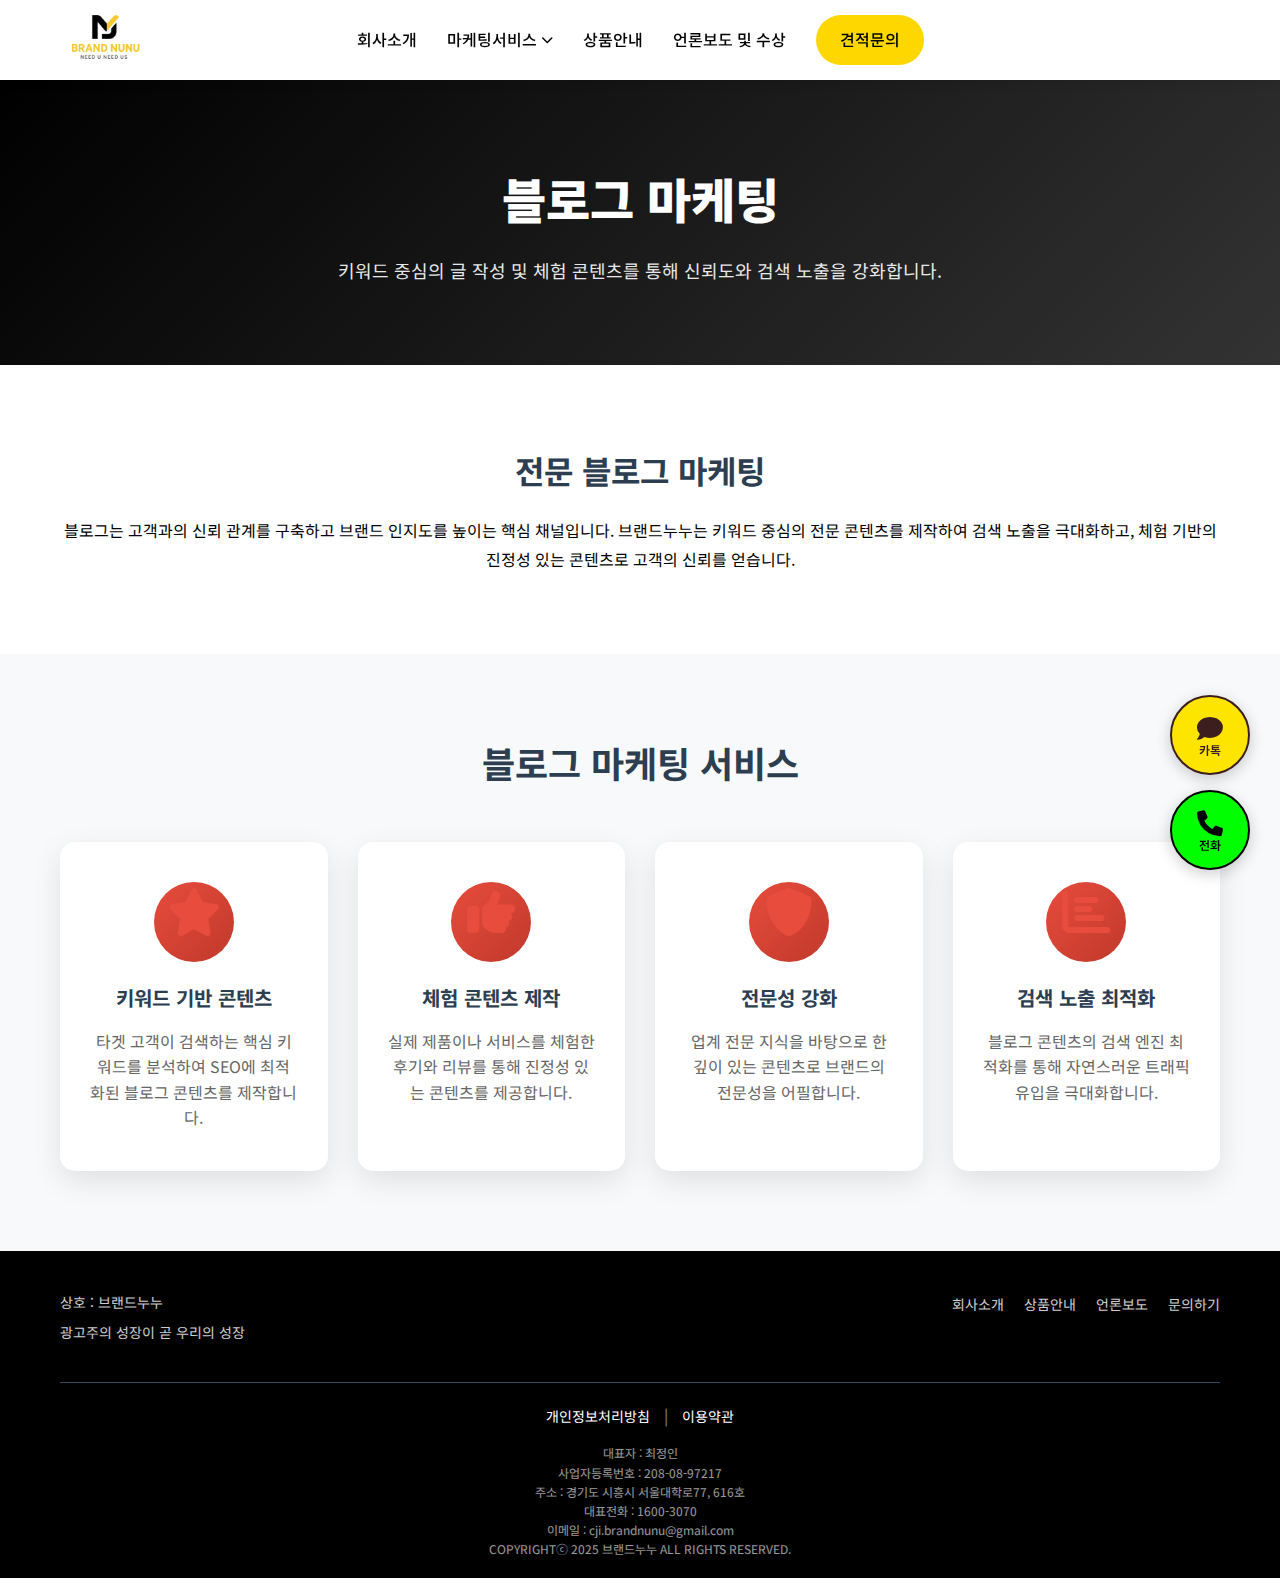
<file: blog-marketing.html>
<!DOCTYPE html>
<html lang="ko">
<head>
    <meta charset="UTF-8">
    <meta name="viewport" content="width=device-width, initial-scale=1.0">
    <title>블로그 마케팅 - 브랜드누누</title>
    <link rel="stylesheet" href="styles.css">
    <link href="https://fonts.googleapis.com/css2?family=Noto+Sans+KR:wght@300;400;500;700;900&display=swap" rel="stylesheet">
    <link rel="stylesheet" href="https://cdnjs.cloudflare.com/ajax/libs/font-awesome/6.0.0/css/all.min.css">
</head>
<body>
    <!-- 헤더 -->
    <header class="header">
        <div class="container">
            <div class="header-content">
                <div class="logo">
                    <a href="index.html">
                        <img src="img/logo.png" alt="브랜드누누" class="logo-image">
                    </a>
                </div>
                
                <!-- 햄버거 메뉴 버튼 -->
                <button class="mobile-menu-toggle" id="mobileMenuToggle">
                    <span></span>
                    <span></span>
                    <span></span>
                </button>
                
                <nav class="main-nav">
                <ul>
                    <li><a href="company.html">회사소개</a></li>
                    <li class="dropdown">
                        <a href="#" class="dropdown-toggle">마케팅서비스 <i class="fas fa-chevron-down"></i></a>
                        <ul class="dropdown-menu">
                            <li><a href="seo-optimization.html">SEO최적화</a></li>
                            <li><a href="traffic-marketing.html">트래픽유입활성화</a></li>
                            <li><a href="blog-marketing.html">블로그마케팅</a></li>
                            <li><a href="sns-marketing.html">SNS인스타그램마케팅</a></li>
                            <li><a href="video-production.html">홍보영상제작</a></li>
                            <li><a href="management-team.html">전문관리팀배치</a></li>
                        </ul>
                    </li>
                    <li><a href="product.html">상품안내</a></li>
                    <li><a href="press.html">언론보도 및 수상</a></li>
                </ul>
                <a href="#contact" class="quote-btn">견적문의</a>
                </nav>
            </div>
        </div>
    </header>

    <!-- 페이지 히어로 -->
    <section class="page-hero">
        <div class="container">
            <h2>블로그 마케팅</h2>
            <p>키워드 중심의 글 작성 및 체험 콘텐츠를 통해 신뢰도와 검색 노출을 강화합니다.</p>
        </div>
    </section>

    <!-- 리뷰마케팅 소개 -->
    <section class="service-intro">
        <div class="container">
            <div class="intro-content">
                <div class="intro-text" style="text-align: center;">
                    <h3>전문 블로그 마케팅</h3>
                    <p>블로그는 고객과의 신뢰 관계를 구축하고 브랜드 인지도를 높이는 핵심 채널입니다. 
                    브랜드누누는 키워드 중심의 전문 콘텐츠를 제작하여 검색 노출을 극대화하고, 
                    체험 기반의 진정성 있는 콘텐츠로 고객의 신뢰를 얻습니다.</p>
                </div>
            </div>
        </div>
    </section>

    <!-- 서비스 특징 -->
    <section class="service-features">
        <div class="container">
            <h3>블로그 마케팅 서비스</h3>
            <div class="features-grid">
                <div class="feature-item">
                    <div class="feature-icon">
                        <i class="fas fa-star"></i>
                    </div>
                    <h4>키워드 기반 콘텐츠</h4>
                    <p>타겟 고객이 검색하는 핵심 키워드를 분석하여 SEO에 최적화된 블로그 콘텐츠를 제작합니다.</p>
                </div>
                <div class="feature-item">
                    <div class="feature-icon">
                        <i class="fas fa-thumbs-up"></i>
                    </div>
                    <h4>체험 콘텐츠 제작</h4>
                    <p>실제 제품이나 서비스를 체험한 후기와 리뷰를 통해 진정성 있는 콘텐츠를 제공합니다.</p>
                </div>
                <div class="feature-item">
                    <div class="feature-icon">
                        <i class="fas fa-shield-alt"></i>
                    </div>
                    <h4>전문성 강화</h4>
                    <p>업계 전문 지식을 바탕으로 한 깊이 있는 콘텐츠로 브랜드의 전문성을 어필합니다.</p>
                </div>
                <div class="feature-item">
                    <div class="feature-icon">
                        <i class="fas fa-chart-bar"></i>
                    </div>
                    <h4>검색 노출 최적화</h4>
                    <p>블로그 콘텐츠의 검색 엔진 최적화를 통해 자연스러운 트래픽 유입을 극대화합니다.</p>
                </div>
            </div>
        </div>
    </section>

    <!-- 푸터 -->
    <footer class="footer">
        <div class="container">
            <div class="footer-content">
                <div class="company-info">
                    <p>상호 : 브랜드누누</p>
                    <p>광고주의 성장이 곧 우리의 성장</p>
                </div>
                
                <nav class="footer-nav">
                    <ul>
                        <li><a href="company.html">회사소개</a></li>
                        <li><a href="product.html">상품안내</a></li>
                        <li><a href="press.html">언론보도</a></li>
                        <li><a href="#contact">문의하기</a></li>
                    </ul>
                </nav>
            </div>
            
            <div class="footer-bottom">
                <div class="footer-links">
                    <a href="#" onclick="openModal('privacyModal')">개인정보처리방침</a>
                    <span>|</span>
                    <a href="#" onclick="openModal('termsModal')">이용약관</a>
                </div>
                <p>대표자 : 최정인</p>
                <p>사업자등록번호 : 208-08-97217</p>
                <p>주소 : 경기도 시흥시 서울대학로77, 616호</p>
                <p>대표전화 : 1600-3070</p>
                <p>이메일 : cji.brandnunu@gmail.com</p>
                <p>COPYRIGHTⓒ 2025 브랜드누누 ALL RIGHTS RESERVED.</p>
            </div>
        </div>
    </footer>

    <!-- 모달들 -->
    <div id="modals-container"></div>

    <!-- 고정 플로팅 버튼 -->
    <div class="floating-buttons">
        <a href="http://pf.kakao.com/_YxlXDn" target="_blank" class="floating-btn kakao-float" title="카카오톡 문의">
            <i class="fas fa-comment"></i>
            <span class="btn-text">카톡</span>
        </a>
        <a href="tel: 1600-3070" class="floating-btn phone-float" title="전화 문의">
            <i class="fas fa-phone"></i>
            <span class="btn-text">전화</span>
        </a>
    </div>

    <script src="script.js"></script>
    
    <!-- 모바일 메뉴 스크립트 -->
    <script>
        // 모바일 메뉴 함수들 정의
        function openMobileMenu() {
            console.log('모바일 메뉴 열기');
            const mainNav = document.querySelector('.main-nav');
            const overlay = document.querySelector('.mobile-menu-overlay');
            const toggle = document.getElementById('mobileMenuToggle');
            
            if (mainNav) {
                mainNav.classList.add('mobile-open', 'active');
            }
            if (overlay) {
                overlay.classList.add('active');
            }
            if (toggle) {
                toggle.classList.add('active');
            }
            document.body.style.overflow = 'hidden';
        }
        
        function closeMobileMenu() {
            console.log('모바일 메뉴 닫기');
            const mainNav = document.querySelector('.main-nav');
            const overlay = document.querySelector('.mobile-menu-overlay');
            const toggle = document.getElementById('mobileMenuToggle');
            
            if (mainNav) {
                mainNav.classList.remove('mobile-open', 'active');
            }
            if (overlay) {
                overlay.classList.remove('active');
            }
            if (toggle) {
                toggle.classList.remove('active');
            }
            document.body.style.overflow = '';
        }
        
        // 전역 함수로 등록
        window.openMobileMenu = openMobileMenu;
        window.closeMobileMenu = closeMobileMenu;
        
        // 모바일 메뉴 토글 버튼 이벤트 리스너 추가
        document.addEventListener('DOMContentLoaded', function() {
            console.log('DOM 로드 완료, 모바일 메뉴 설정 시작');
            
            const mobileMenuToggle = document.getElementById('mobileMenuToggle');
            const mainNav = document.querySelector('.main-nav');
            
            if (mobileMenuToggle && mainNav) {
                console.log('모바일 메뉴 요소들 찾음');
                
                // 모바일 메뉴 오버레이 생성
                let overlay = document.querySelector('.mobile-menu-overlay');
                if (!overlay) {
                    overlay = document.createElement('div');
                    overlay.className = 'mobile-menu-overlay';
                    document.body.appendChild(overlay);
                    console.log('모바일 메뉴 오버레이 생성');
                }
                
                // 햄버거 메뉴 클릭 이벤트
                mobileMenuToggle.addEventListener('click', function(e) {
                    e.preventDefault();
                    e.stopPropagation();
                    console.log('모바일 메뉴 버튼 클릭됨');
                    
                    const isOpen = mainNav.classList.contains('mobile-open');
                    console.log('현재 메뉴 상태:', isOpen ? '열림' : '닫힘');
                    
                    if (isOpen) {
                        closeMobileMenu();
                    } else {
                        openMobileMenu();
                    }
                });
                
                // 드롭다운 토글 기능
                const dropdownToggles = mainNav.querySelectorAll('.dropdown-toggle');
                dropdownToggles.forEach(toggle => {
                    toggle.addEventListener('click', function(e) {
                        e.preventDefault();
                        e.stopPropagation();
                        console.log('드롭다운 토글 클릭됨');
                        
                        const dropdown = this.parentElement;
                        const isActive = dropdown.classList.contains('active');
                        
                        // 다른 드롭다운 닫기
                        document.querySelectorAll('.dropdown').forEach(dd => {
                            if (dd !== dropdown) {
                                dd.classList.remove('active');
                            }
                        });
                        
                        // 현재 드롭다운 토글
                        if (isActive) {
                            dropdown.classList.remove('active');
                        } else {
                            dropdown.classList.add('active');
                        }
                    });
                });
                
                // 메뉴 클릭 시 active 클래스 추가
                const menuLinks = mainNav.querySelectorAll('a');
                menuLinks.forEach(link => {
                    link.addEventListener('click', function(e) {
                        // 모든 메뉴에서 active 클래스 제거
                        menuLinks.forEach(l => l.classList.remove('active'));
                        
                        // 클릭된 메뉴에 active 클래스 추가
                        this.classList.add('active');
                        
                        // 드롭다운 메뉴 아이템인 경우 부모 드롭다운도 active로 설정
                        const dropdownMenu = this.closest('.dropdown-menu');
                        if (dropdownMenu) {
                            const dropdown = dropdownMenu.closest('.dropdown');
                            if (dropdown) {
                                dropdown.classList.add('active');
                            }
                        }
                    });
                });
                
                // 현재 페이지 메뉴 활성화
                const currentPage = window.location.pathname;
                const blogLink = mainNav.querySelector('a[href="blog-marketing.html"]');
                if (currentPage.endsWith('blog-marketing.html')) {
                    if (blogLink) {
                        blogLink.classList.add('active');
                    }
                }
                
                console.log('모바일 메뉴 이벤트 리스너 설정 완료');
            } else {
                console.log('모바일 메뉴 요소들을 찾을 수 없음');
            }
        });
    </script>
</body>
</html>
</file>
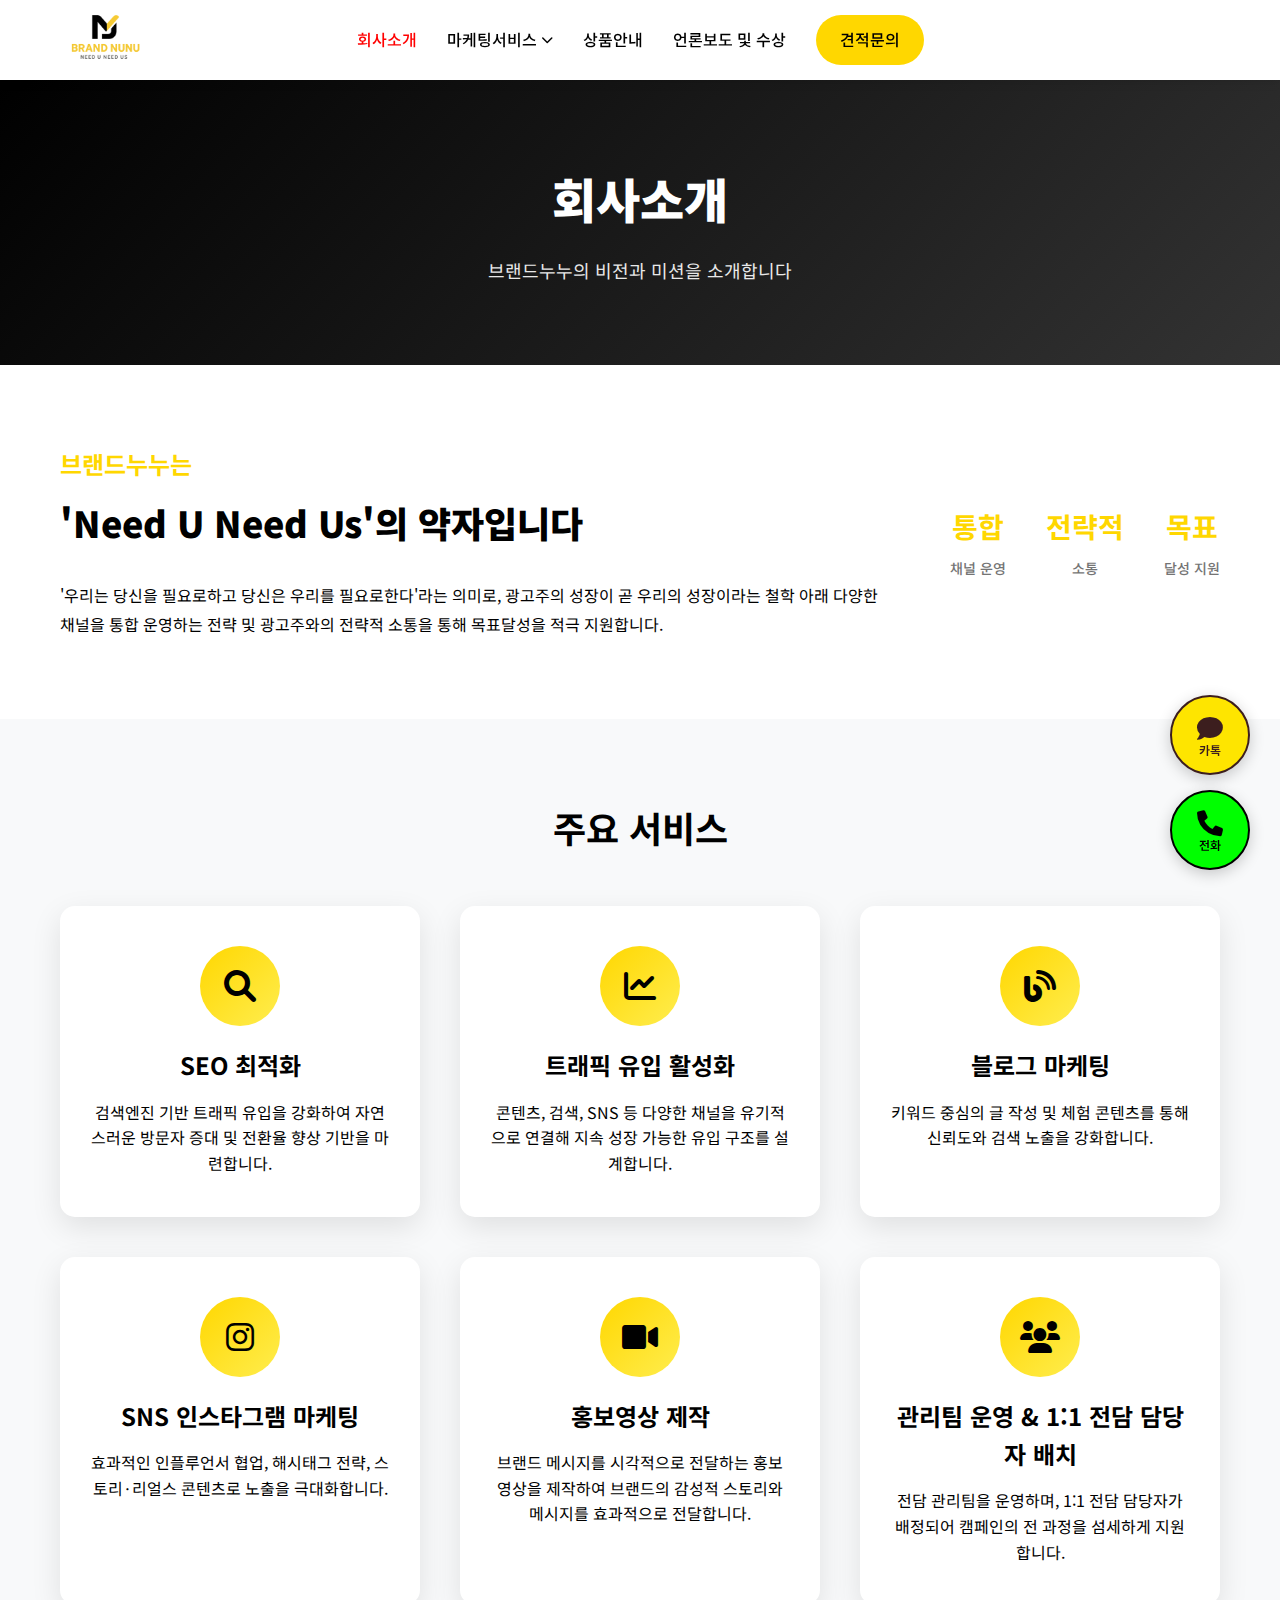
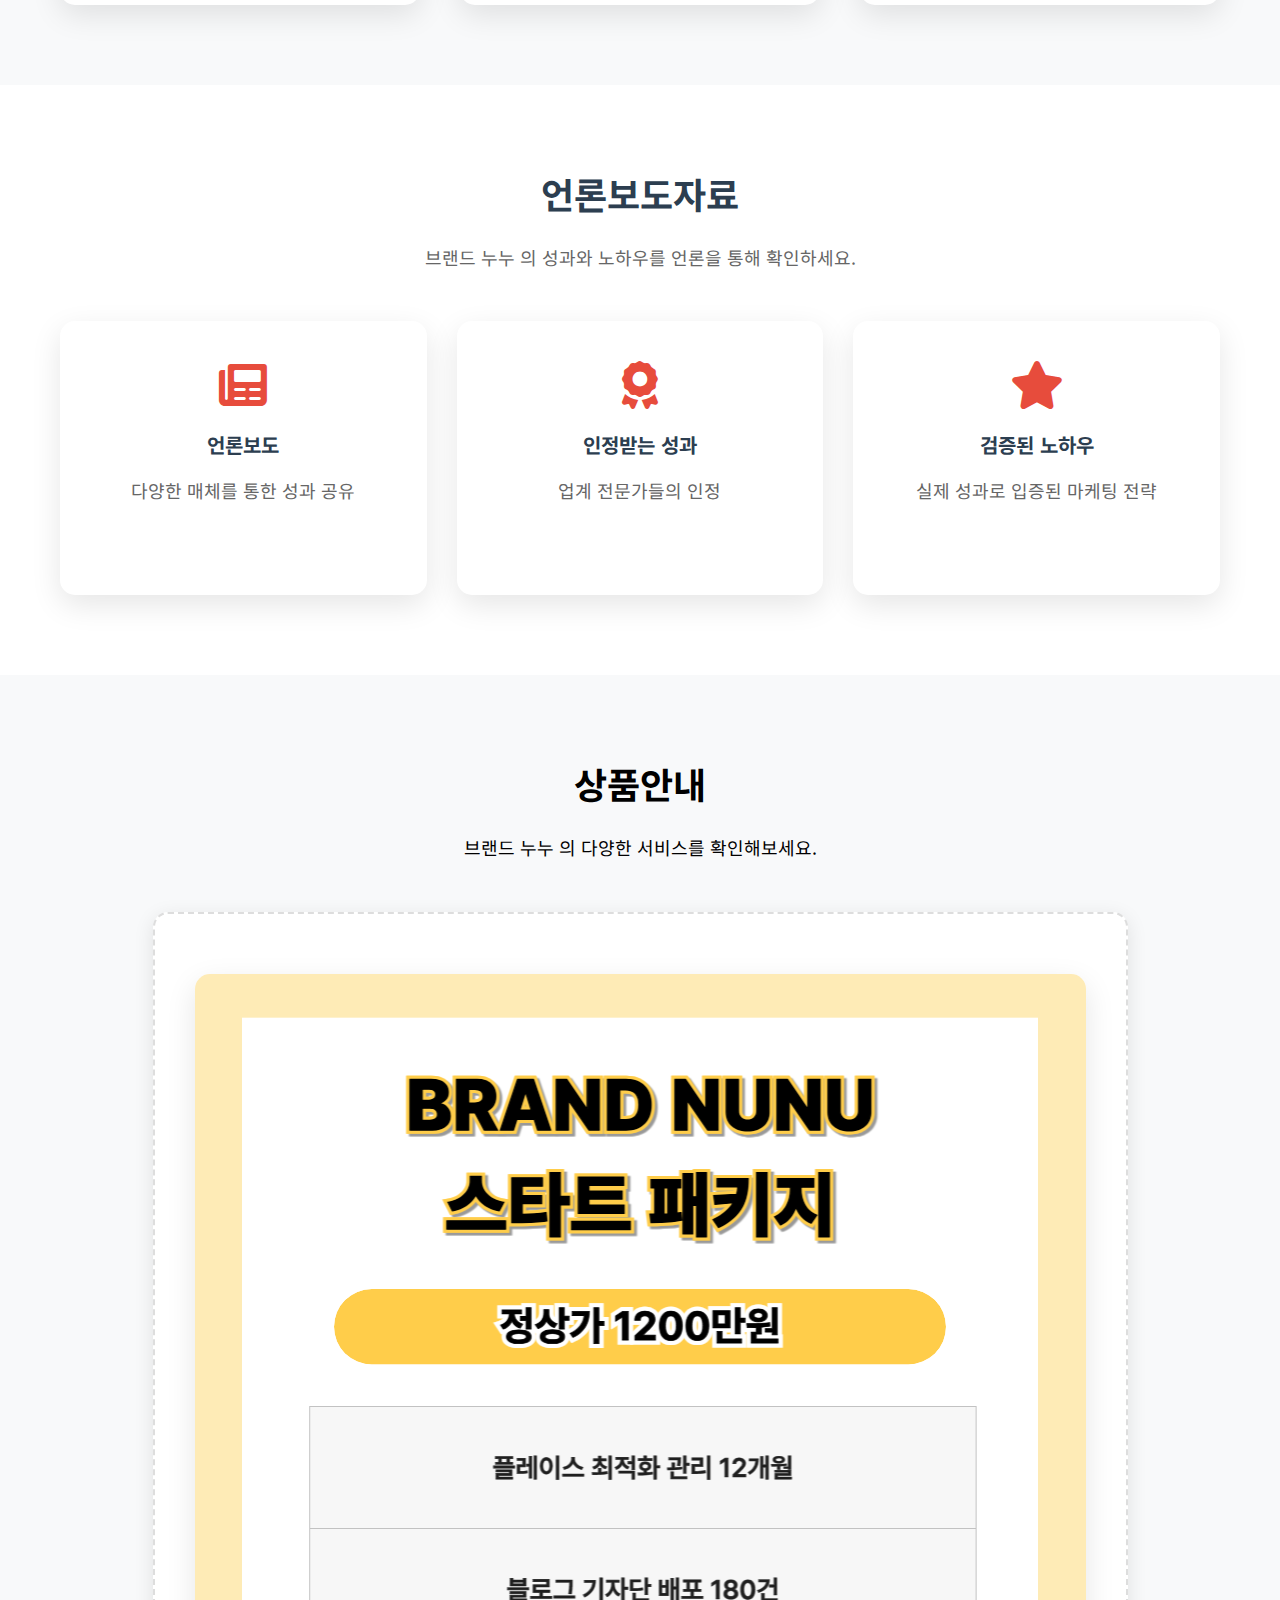
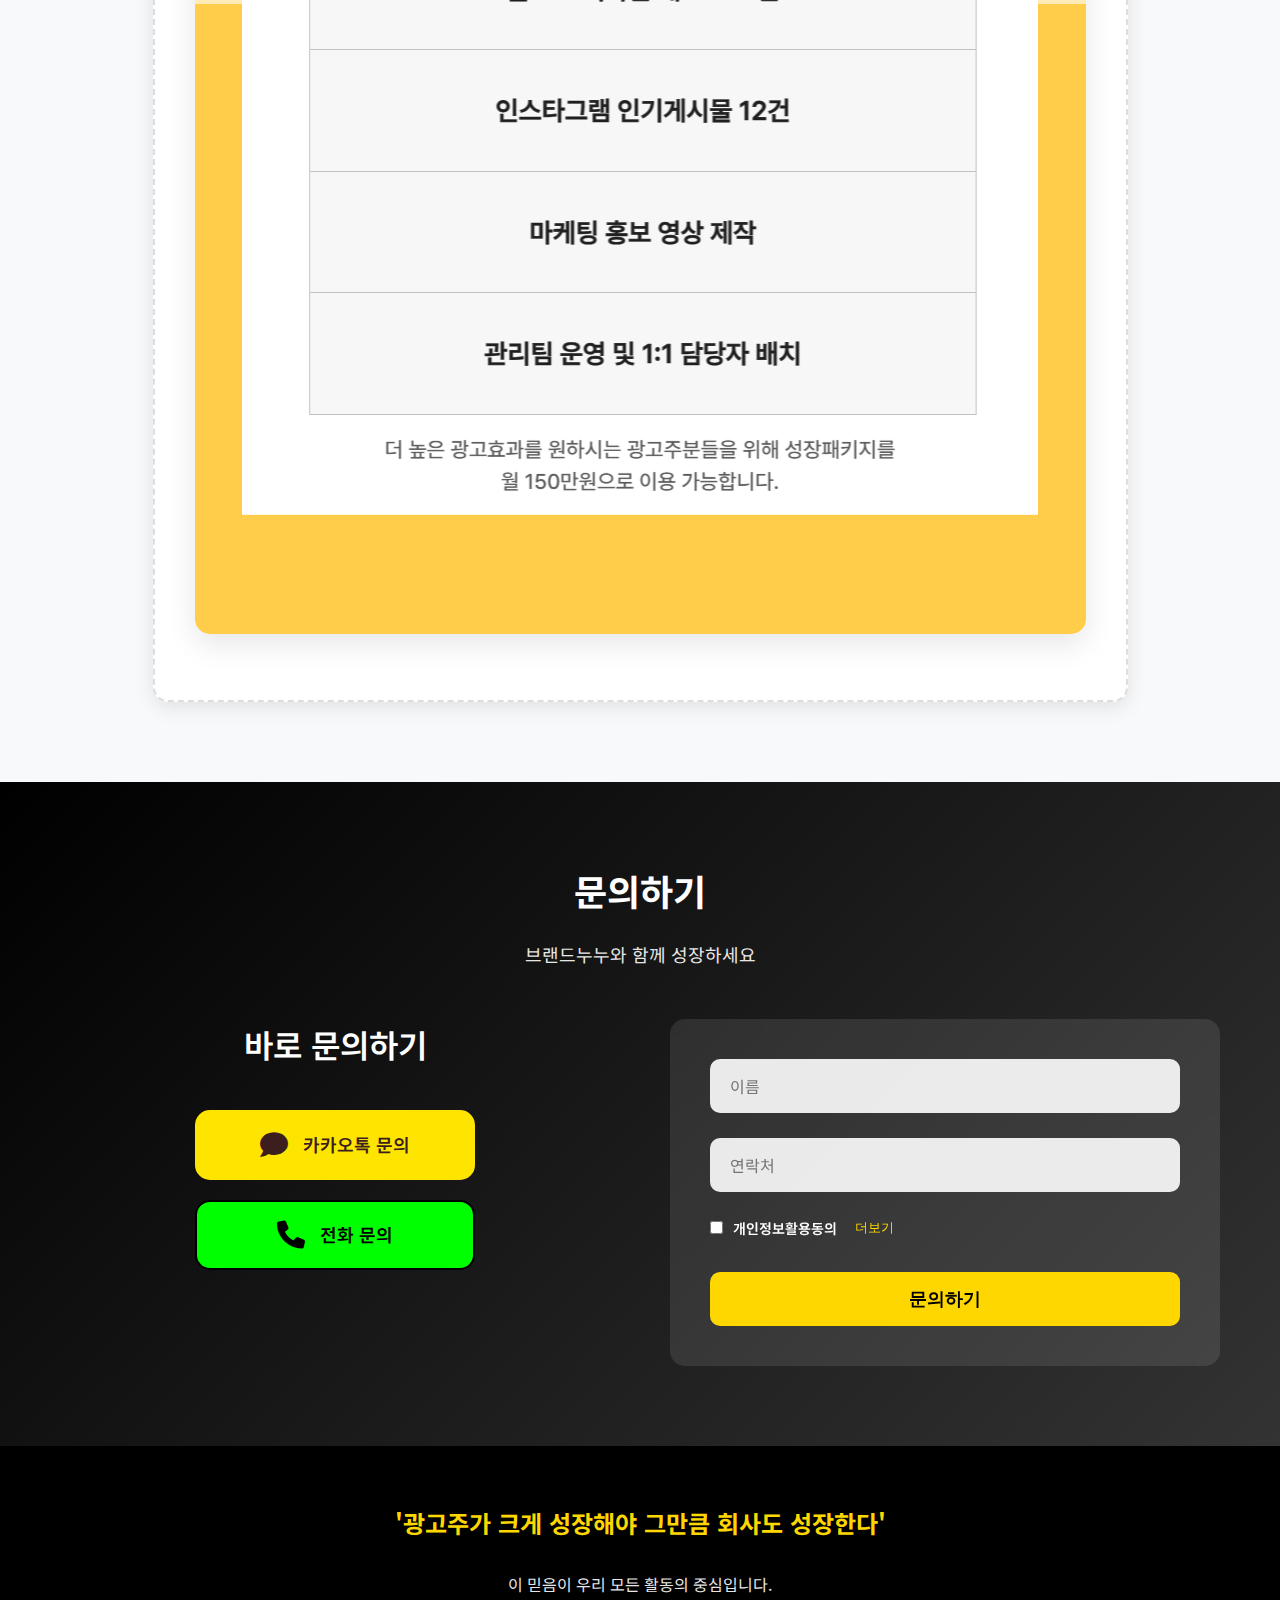
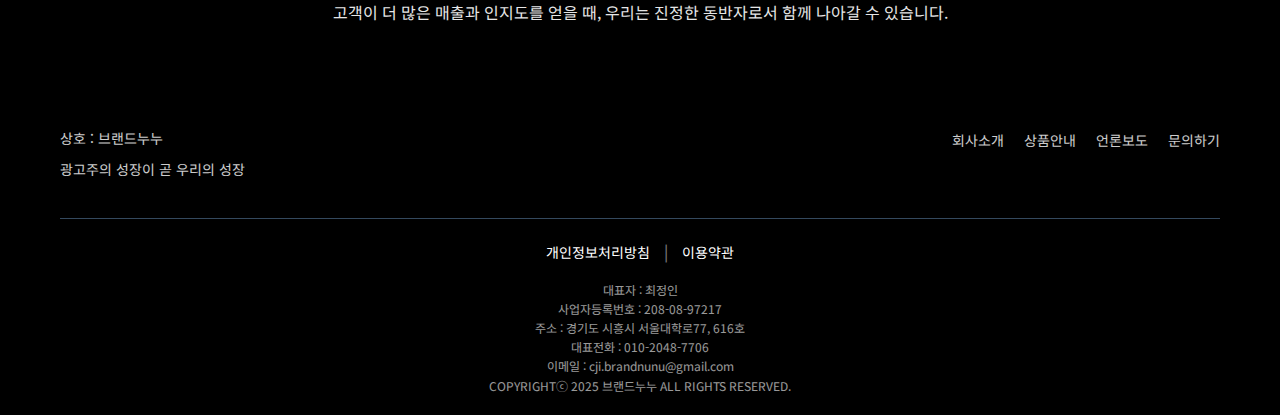
<file: company.html>
<!DOCTYPE html>
<html lang="ko">
<head>
    <meta charset="UTF-8">
    <meta name="viewport" content="width=device-width, initial-scale=1.0">
    <title>회사소개 - 브랜드누누</title>
    <link rel="stylesheet" href="styles.css">
    <link href="https://fonts.googleapis.com/css2?family=Noto+Sans+KR:wght@300;400;500;700;900&display=swap" rel="stylesheet">
    <link rel="stylesheet" href="https://cdnjs.cloudflare.com/ajax/libs/font-awesome/6.0.0/css/all.min.css">
</head>
<body>
    <!-- 헤더 -->
    <header class="header">
        <div class="container">
            <div class="header-content">
                <div class="logo">
                    <a href="index.html">
                        <img src="img/logo.png" alt="브랜드누누" class="logo-image">
                    </a>
                </div>
                
                <nav class="main-nav">
                <ul>
                    <li><a href="company.html" class="active">회사소개</a></li>
                    <li class="dropdown">
                        <a href="#" class="dropdown-toggle">마케팅서비스 <i class="fas fa-chevron-down"></i></a>
                        <ul class="dropdown-menu">
                            <li><a href="seo-optimization.html">SEO최적화</a></li>
                            <li><a href="traffic-marketing.html">트래픽유입활성화</a></li>
                            <li><a href="blog-marketing.html">블로그마케팅</a></li>
                            <li><a href="sns-marketing.html">SNS인스타그램마케팅</a></li>
                            <li><a href="video-production.html">홍보영상제작</a></li>
                            <li><a href="management-team.html">전문관리팀배치</a></li>
                        </ul>
                    </li>
                    <li><a href="product.html">상품안내</a></li>
                    <li><a href="press.html">언론보도 및 수상</a></li>
                </ul>
                <a href="#contact" class="quote-btn">견적문의</a>
                </nav>
            </div>
        </div>
    </header>

    <!-- 페이지 히어로 -->
    <section class="page-hero">
        <div class="container">
            <h2>회사소개</h2>
            <p>브랜드누누의 비전과 미션을 소개합니다</p>
        </div>
    </section>

    <!-- 회사 소개 내용 -->
    <section class="company-intro">
        <div class="container">
            <div class="intro-content">
                <div class="intro-text">
                    <h3>브랜드누누는</h3>
                    <h2 class="highlight">'Need U Need Us'의 약자입니다</h2>
                    <p>'우리는 당신을 필요로하고 당신은 우리를 필요로한다'라는 의미로, 
                    광고주의 성장이 곧 우리의 성장이라는 철학 아래 다양한 채널을 통합 운영하는 전략 및 
                    광고주와의 전략적 소통을 통해 목표달성을 적극 지원합니다.</p>
                </div>
                <div class="intro-stats">
                    <div class="stat-item">
                        <div class="stat-number">통합</div>
                        <div class="stat-label">채널 운영</div>
                    </div>
                    <div class="stat-item">
                        <div class="stat-number">전략적</div>
                        <div class="stat-label">소통</div>
                    </div>
                    <div class="stat-item">
                        <div class="stat-number">목표</div>
                        <div class="stat-label">달성 지원</div>
                    </div>
                </div>
            </div>
        </div>
    </section>

    <!-- 주요 서비스 -->
    <section class="core-values">
        <div class="container">
            <h3>주요 서비스</h3>
            <div class="values-grid">
                <div class="value-item">
                    <div class="value-icon">
                        <i class="fas fa-search"></i>
                    </div>
                    <h4>SEO 최적화</h4>
                    <p>검색엔진 기반 트래픽 유입을 강화하여 자연스러운 방문자 증대 및 전환율 향상 기반을 마련합니다.</p>
                </div>
                <div class="value-item">
                    <div class="value-icon">
                        <i class="fas fa-chart-line"></i>
                    </div>
                    <h4>트래픽 유입 활성화</h4>
                    <p>콘텐츠, 검색, SNS 등 다양한 채널을 유기적으로 연결해 지속 성장 가능한 유입 구조를 설계합니다.</p>
                </div>
                <div class="value-item">
                    <div class="value-icon">
                        <i class="fas fa-blog"></i>
                    </div>
                    <h4>블로그 마케팅</h4>
                    <p>키워드 중심의 글 작성 및 체험 콘텐츠를 통해 신뢰도와 검색 노출을 강화합니다.</p>
                </div>
                <div class="value-item">
                    <div class="value-icon">
                        <i class="fab fa-instagram"></i>
                    </div>
                    <h4>SNS 인스타그램 마케팅</h4>
                    <p>효과적인 인플루언서 협업, 해시태그 전략, 스토리·리얼스 콘텐츠로 노출을 극대화합니다.</p>
                </div>
                <div class="value-item">
                    <div class="value-icon">
                        <i class="fas fa-video"></i>
                    </div>
                    <h4>홍보영상 제작</h4>
                    <p>브랜드 메시지를 시각적으로 전달하는 홍보영상을 제작하여 브랜드의 감성적 스토리와 메시지를 효과적으로 전달합니다.</p>
                </div>
                <div class="value-item">
                    <div class="value-icon">
                        <i class="fas fa-users"></i>
                    </div>
                    <h4>관리팀 운영 & 1:1 전담 담당자 배치</h4>
                    <p>전담 관리팀을 운영하며, 1:1 전담 담당자가 배정되어 캠페인의 전 과정을 섬세하게 지원합니다.</p>
                </div>
            </div>
        </div>
    </section>

    <!-- 언론보도자료 -->
    <section class="team-intro">
        <div class="container">
            <h3>언론보도자료</h3>
            <p>브랜드 누누 의 성과와 노하우를 언론을 통해 확인하세요.</p>
            <div class="team-features">
                <div class="feature-item">
                    <i class="fas fa-newspaper"></i>
                    <h4>언론보도</h4>
                    <p>다양한 매체를 통한 성과 공유</p>
                </div>
                <div class="feature-item">
                    <i class="fas fa-award"></i>
                    <h4>인정받는 성과</h4>
                    <p>업계 전문가들의 인정</p>
                </div>
                <div class="feature-item">
                    <i class="fas fa-star"></i>
                    <h4>검증된 노하우</h4>
                    <p>실제 성과로 입증된 마케팅 전략</p>
                </div>
            </div>
        </div>
    </section>

    <!-- 상품안내이미지 섹션 -->
    <section class="product-images">
        <div class="container">
            <h3>상품안내</h3>
            <p>브랜드 누누 의 다양한 서비스를 확인해보세요.</p>
            <!-- 상품안내이미지 삽입 영역 -->
            <div class="product-gallery">
                <div class="product-placeholder">
                    <img src="img/Productinformation.png" alt="상품안내" class="product-image">
                </div>
            </div>
        </div>
    </section>

    <!-- 문의하기 섹션 -->
    <section class="contact-section" id="contact">
        <div class="container">
            <h3>문의하기</h3>
            <p>브랜드누누와 함께 성장하세요</p>
            <div class="contact-content">
                <div class="kakao-contact">
                    <h4>바로 문의하기</h4>
                    <div class="contact-buttons">
                        <a href="http://pf.kakao.com/_YxlXDn" target="_blank" class="contact-btn kakao-btn">
                            <i class="fas fa-comment"></i>
                            <span>카카오톡 문의</span>
                        </a>
                        <a href="tel: 010-2048-7706" class="contact-btn phone-btn">
                            <i class="fas fa-phone"></i>
                            <span>전화 문의</span>
                        </a>
                    </div>
                </div>
                <div class="contact-form">
                    <form>
                        <div class="form-group">
                            <input type="text" placeholder="이름" required>
                        </div>
                        <div class="form-group">
                            <input type="tel" placeholder="연락처" required>
                        </div>
                        <div class="form-group checkbox-group">
                            <label style="color: #fff;">
                                <input type="checkbox" required>
                                <span style="color: #fff;">개인정보활용동의</span>
                                <button type="button" 
                                        onclick="openModal('privacyModal')" 
                                        style="margin-left:8px; background:transparent; border:none; color:#ffd700; cursor:pointer; font-size:0.95em; vertical-align:middle;">
                                    더보기
                                </button>
                            </label>
                        </div>
                        <button type="submit" class="submit-btn">문의하기</button>
                    </form>
                </div>
            </div>
        </div>
    </section>

    <!-- 마지막 메시지 -->
    <section class="final-message">
        <div class="container">
            <div class="message-content">
                <h3>'광고주가 크게 성장해야 그만큼 회사도 성장한다'</h3>
                <p>이 믿음이 우리 모든 활동의 중심입니다.<br>
                고객이 더 많은 매출과 인지도를 얻을 때, 우리는 진정한 동반자로서 함께 나아갈 수 있습니다.</p>
            </div>
        </div>
    </section>

    <!-- 푸터 -->
    <footer class="footer">
        <div class="container">
            <div class="footer-content">
                <div class="company-info">
                    <p>상호 : 브랜드누누</p>
                    <p>광고주의 성장이 곧 우리의 성장</p>
                </div>
                
                <nav class="footer-nav">
                    <ul>
                        <li><a href="company.html">회사소개</a></li>
                        <li><a href="product.html">상품안내</a></li>
                        <li><a href="press.html">언론보도</a></li>
                        <li><a href="#contact">문의하기</a></li>
                    </ul>
                </nav>
            </div>
            
            <div class="footer-bottom">
                <div class="footer-links">
                    <a href="#" onclick="openModal('privacyModal')">개인정보처리방침</a>
                    <span>|</span>
                    <a href="#" onclick="openModal('termsModal')">이용약관</a>
                </div>
                <p>대표자 : 최정인</p>
                <p>사업자등록번호 : 208-08-97217</p>
                <p>주소 : 경기도 시흥시 서울대학로77, 616호</p>
                <p>대표전화 : 010-2048-7706</p>
                <p>이메일 : cji.brandnunu@gmail.com</p>
                <p>COPYRIGHTⓒ 2025 브랜드누누 ALL RIGHTS RESERVED.</p>
            </div>
        </div>
    </footer>

    <!-- 모달들 -->
    <div id="modals-container"></div>

    <!-- 고정 플로팅 버튼 -->
    <div class="floating-buttons">
        <a href="http://pf.kakao.com/_YxlXDn" target="_blank" class="floating-btn kakao-float" title="카카오톡 문의">
            <i class="fas fa-comment"></i>
            <span class="btn-text">카톡</span>
        </a>
        <a href="tel: 010-2048-7706" class="floating-btn phone-float" title="전화 문의">
            <i class="fas fa-phone"></i>
            <span class="btn-text">전화</span>
        </a>
    </div>

    <script src="script.js"></script>
</body>
</html>
</file>
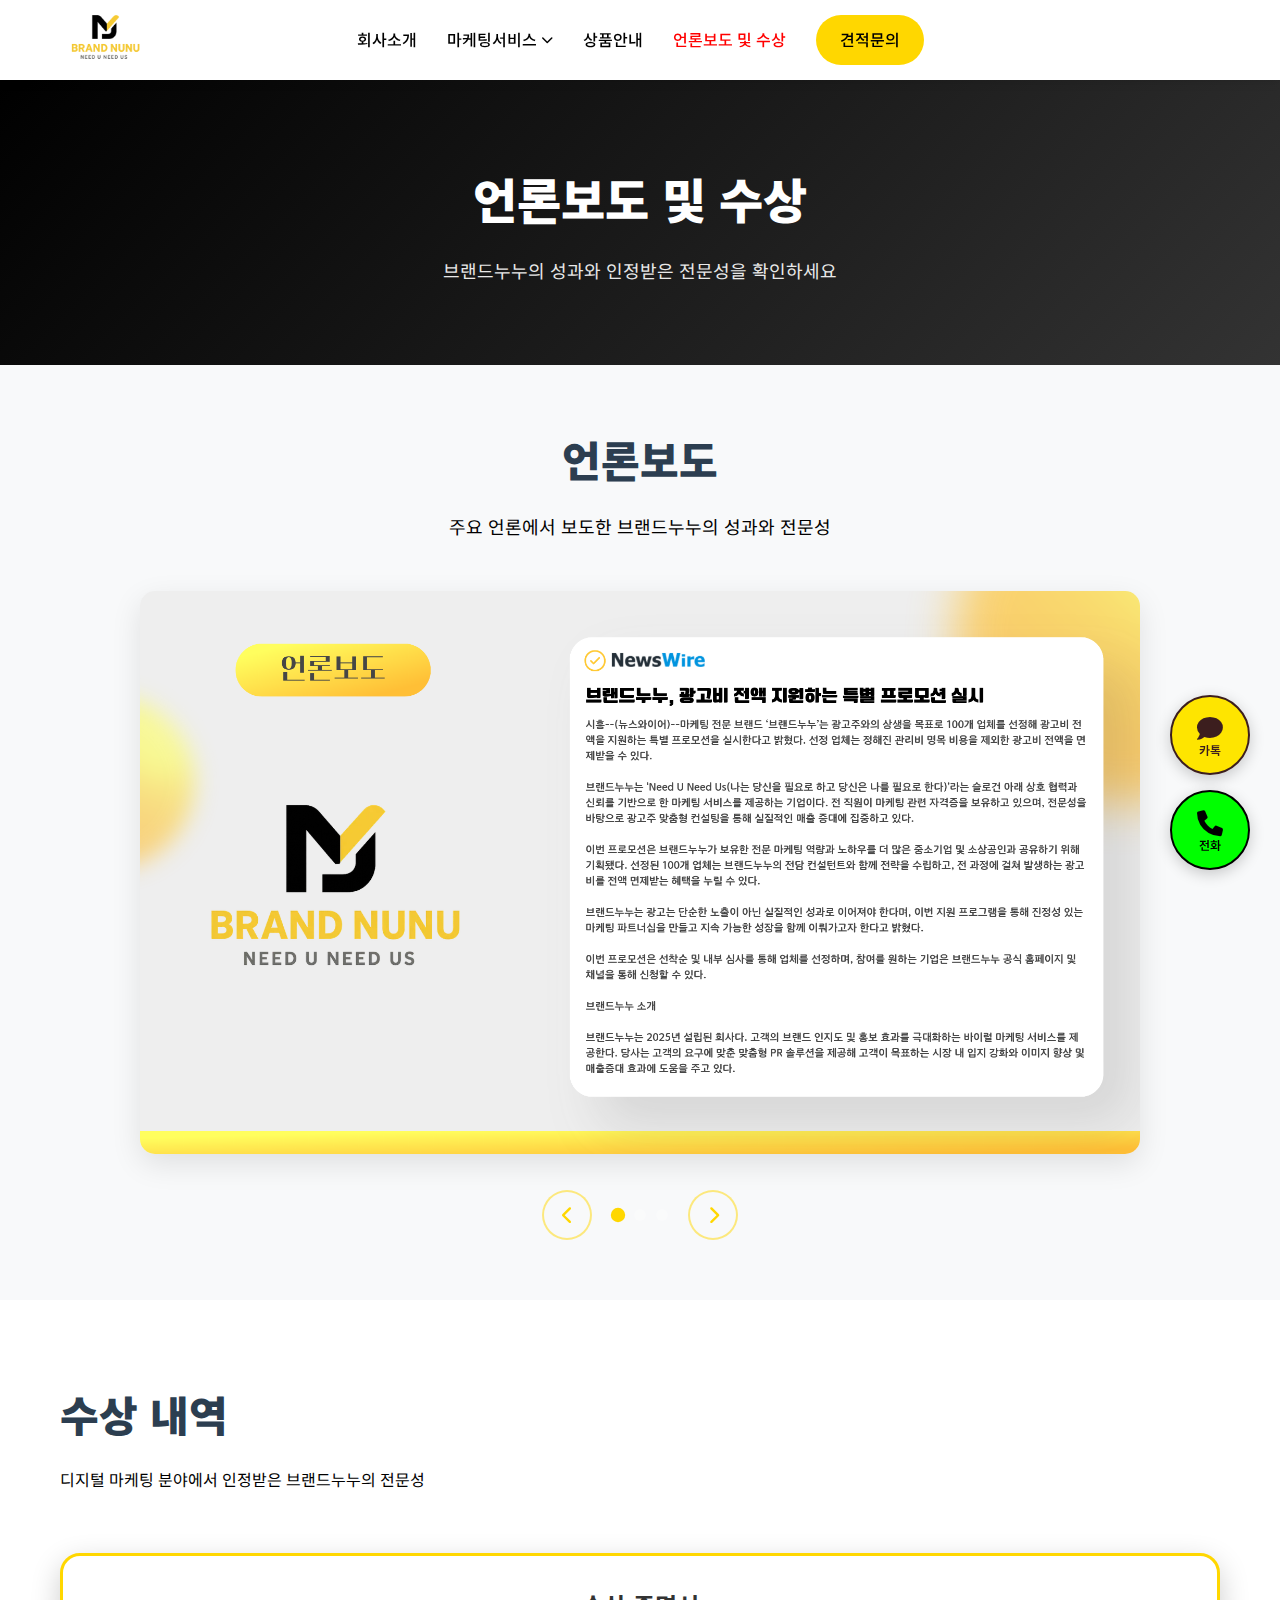
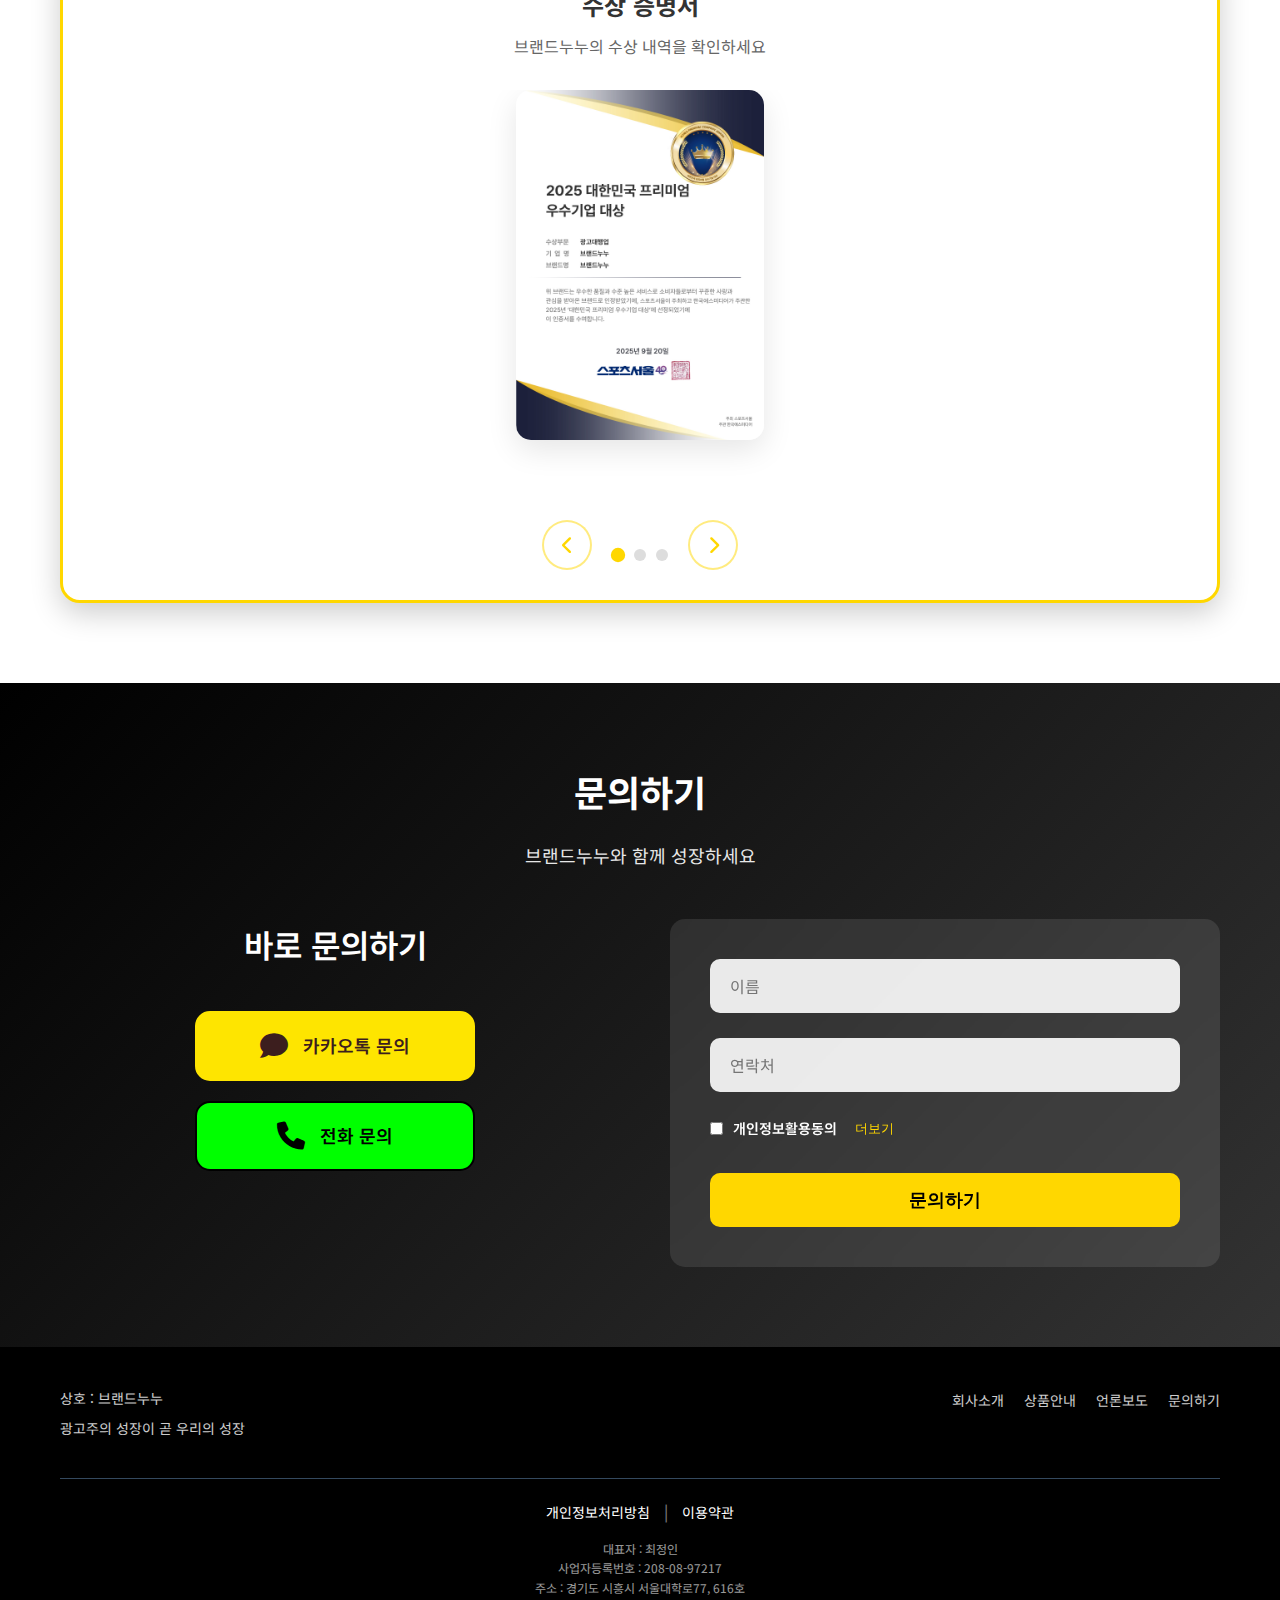
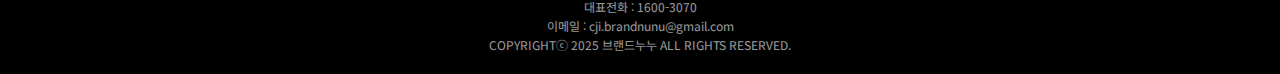
<file: press.html>
<!DOCTYPE html>
<html lang="ko">
<head>
    <meta charset="UTF-8">
    <meta name="viewport" content="width=device-width, initial-scale=1.0">
    <title>언론보도 및 수상 - 브랜드누누</title>
    <meta name="description" content="브랜드누누의 언론보도자료와 수상 내역을 확인하세요. 디지털 마케팅 분야에서의 성과와 인정받은 전문성을 확인할 수 있습니다.">
    <link rel="stylesheet" href="styles.css?v=20250120_5">
    <link href="https://fonts.googleapis.com/css2?family=Noto+Sans+KR:wght@300;400;500;700;900&display=swap" rel="stylesheet">
    <link rel="stylesheet" href="https://cdnjs.cloudflare.com/ajax/libs/font-awesome/6.0.0/css/all.min.css">
</head>
<body>

    <!-- 헤더 -->
    <header class="header">
        <div class="container">
            <div class="header-content">
                <div class="logo">
                    <a href="index.html">
                        <img src="img/logo.png" alt="브랜드누누" class="logo-image">
                    </a>
                </div>
                
                <!-- 햄버거 메뉴 버튼 -->
                <button class="mobile-menu-toggle" id="mobileMenuToggle">
                    <span></span>
                    <span></span>
                    <span></span>
                </button>
                
                <nav class="main-nav">
                    <ul>
                        <li><a href="company.html">회사소개</a></li>
                        <li class="dropdown">
                            <a href="#" class="dropdown-toggle">마케팅서비스 <i class="fas fa-chevron-down"></i></a>
                            <ul class="dropdown-menu">
                                <li><a href="seo-optimization.html">SEO최적화</a></li>
                                <li><a href="traffic-marketing.html">트래픽유입활성화</a></li>
                                <li><a href="blog-marketing.html">블로그마케팅</a></li>
                                <li><a href="sns-marketing.html">SNS인스타그램마케팅</a></li>
                                <li><a href="video-production.html">홍보영상제작</a></li>
                                <li><a href="management-team.html">전문관리팀배치</a></li>
                            </ul>
                        </li>
                        <li><a href="product.html">상품안내</a></li>
                        <li><a href="press.html" class="active">언론보도 및 수상</a></li>
                    </ul>
                    <a href="#contact" class="quote-btn">견적문의</a>
                </nav>
            </div>
        </div>
    </header>

    <!-- 페이지 히어로 섹션 -->
    <section class="page-hero">
        <div class="container">
            <h2>언론보도 및 수상</h2>
            <p>브랜드누누의 성과와 인정받은 전문성을 확인하세요</p>
        </div>
    </section>

    <!-- 언론보도 섹션 -->
    <section class="press-release">
        <div class="container">
            <div class="section-header">
                <h3>언론보도</h3>
                <p>주요 언론에서 보도한 브랜드누누의 성과와 전문성</p>
            </div>
            
            <div class="press-slider">
                <div class="press-slide active" id="press-slide-1">
                    <img src="img/pressrelease_01.png" alt="언론보도 1" class="press-image">
                </div>
                <div class="press-slide" id="press-slide-2">
                    <img src="img/pressrelease_02.png" alt="언론보도 2" class="press-image">
                </div>
                <div class="press-slide" id="press-slide-3">
                    <img src="img/pressrelease_03.png" alt="언론보도 3" class="press-image">
                </div>
            </div>
            
            <div class="slider-nav">
                <button class="nav-btn" onclick="changePressSlide(-1)">
                    <i class="fas fa-chevron-left"></i>
                </button>
                <div class="slider-dots">
                    <span class="dot active" onclick="currentPressSlide(1)" id="press-dot1"></span>
                    <span class="dot" onclick="currentPressSlide(2)" id="press-dot2"></span>
                    <span class="dot" onclick="currentPressSlide(3)" id="press-dot3"></span>
                </div>
                <button class="nav-btn" onclick="changePressSlide(1)">
                    <i class="fas fa-chevron-right"></i>
                </button>
            </div>
        </div>
    </section>

    <!-- 수상 내역 섹션 -->
    <section class="awards-section">
        <div class="container">
            <div class="section-header">
                <h3>수상 내역</h3>
                <p>디지털 마케팅 분야에서 인정받은 브랜드누누의 전문성</p>
            </div>

            <!-- 수상 이미지 슬라이드 -->
            <div class="awards-slider-container">
                <div class="slider-title">
                    <h4>수상 증명서</h4>
                    <p>브랜드누누의 수상 내역을 확인하세요</p>
                </div>
                <div class="awards-slider">
                    <div class="award-slide" id="award-slide-1">
                        <img src="img/pressrelease_01.jpg" alt="수상 내역 1" class="award-image" loading="lazy">
                    </div>
                    <div class="award-slide" id="award-slide-2">
                        <img src="img/pressrelease_02.jpg" alt="수상 내역 2" class="award-image" loading="lazy">
                    </div>
                    <div class="award-slide" id="award-slide-3">
                        <img src="img/pressrelease_03.jpg" alt="수상 내역 3" class="award-image" loading="lazy">
                    </div>
                </div>
                
                <div class="slider-nav">
                    <button class="nav-btn" onclick="changeAwardSlide(-1)" id="prevBtn">
                        <i class="fas fa-chevron-left"></i>
                    </button>
                    <div class="slider-dots">
                        <span class="dot active" onclick="currentAwardSlide(1)" id="dot1"></span>
                        <span class="dot" onclick="currentAwardSlide(2)" id="dot2"></span>
                        <span class="dot" onclick="currentAwardSlide(3)" id="dot3"></span>
                    </div>
                    <button class="nav-btn" onclick="changeAwardSlide(1)" id="nextBtn">
                        <i class="fas fa-chevron-right"></i>
                    </button>
                </div>
            </div>
        </div>
    </section>


    <!-- 문의하기 섹션 -->
    <section class="contact-section" id="contact">
        <div class="container">
            <h3>문의하기</h3>
            <p>브랜드누누와 함께 성장하세요</p>
            <div class="contact-content">
                <div class="kakao-contact">
                    <h4>바로 문의하기</h4>
                    <div class="contact-buttons">
                        <a href="http://pf.kakao.com/_YxlXDn" target="_blank" class="contact-btn kakao-btn">
                            <i class="fas fa-comment"></i>
                            <span>카카오톡 문의</span>
                        </a>
                        <a href="tel: 1600-3070" class="contact-btn phone-btn">
                            <i class="fas fa-phone"></i>
                            <span>전화 문의</span>
                        </a>
                    </div>
                </div>
                <div class="contact-form">
                    <form>
                        <div class="form-group">
                            <input type="text" placeholder="이름" required>
                        </div>
                        <div class="form-group">
                            <input type="tel" placeholder="연락처" required>
                        </div>
                        <div class="form-group checkbox-group">
                            <label style="color: #fff;">
                                <input type="checkbox" required>
                                <span style="color: #fff;">개인정보활용동의</span>
                                <button type="button" 
                                        onclick="openModal('privacyModal')" 
                                        style="margin-left:8px; background:transparent; border:none; color:#ffd700; cursor:pointer; font-size:0.95em; vertical-align:middle;">
                                    더보기
                                </button>
                            </label>
                        </div>
                        <button type="submit" class="submit-btn">문의하기</button>
                    </form>
                </div>
            </div>
        </div>
    </section>

    <!-- 푸터 -->
    <footer class="footer">
        <div class="container">
            <div class="footer-content">
                <div class="company-info">
                    <p>상호 : 브랜드누누</p>
                    <p>광고주의 성장이 곧 우리의 성장</p>
                </div>
                <nav class="footer-nav">
                    <ul>
                        <li><a href="company.html">회사소개</a></li>
                        <li><a href="product.html">상품안내</a></li>
                        <li><a href="press.html">언론보도</a></li>
                        <li><a href="#contact">문의하기</a></li>
                    </ul>
                </nav>
            </div>
            <div class="footer-bottom">
                <div class="footer-links">
                    <a href="#" onclick="openModal('privacyModal')">개인정보처리방침</a>
                    <span>|</span>
                    <a href="#" onclick="openModal('termsModal')">이용약관</a>
                </div>
                <p>대표자 : 최정인</p>
                <p>사업자등록번호 : 208-08-97217</p>
                <p>주소 : 경기도 시흥시 서울대학로77, 616호</p>
                <p>대표전화 : 1600-3070</p>
                <p>이메일 : cji.brandnunu@gmail.com</p>
                <p>COPYRIGHTⓒ 2025 브랜드누누 ALL RIGHTS RESERVED.</p>
            </div>
        </div>
    </footer>

    <!-- 모달 컨테이너 -->
    <div id="modals-container"></div>

    <!-- 고정 플로팅 버튼 -->
    <div class="floating-buttons">
        <a href="http://pf.kakao.com/_YxlXDn" target="_blank" class="floating-btn kakao-float" title="카카오톡 문의">
            <i class="fas fa-comment"></i>
            <span class="btn-text">카톡</span>
        </a>
        <a href="tel: 1600-3070" class="floating-btn phone-float" title="전화 문의">
            <i class="fas fa-phone"></i>
            <span class="btn-text">전화</span>
        </a>
    </div>

    <script src="script.js?v=20250120_5"></script>
    
    <script>
    // Press 슬라이드 전용 스크립트
    let currentPressSlideIndex = 0;
    const totalPressSlides = 3;
    
    function changePressSlide(direction) {
        console.log('changePressSlide 호출됨:', direction);
        
        // 모든 press 슬라이드 숨기기
        document.getElementById('press-slide-1').style.display = 'none';
        document.getElementById('press-slide-2').style.display = 'none';
        document.getElementById('press-slide-3').style.display = 'none';
        
        // 모든 press 도트 비활성화
        document.getElementById('press-dot1').classList.remove('active');
        document.getElementById('press-dot2').classList.remove('active');
        document.getElementById('press-dot3').classList.remove('active');
        
        // 다음 슬라이드 인덱스 계산
        currentPressSlideIndex += direction;
        
        if (currentPressSlideIndex >= totalPressSlides) {
            currentPressSlideIndex = 0;
        } else if (currentPressSlideIndex < 0) {
            currentPressSlideIndex = totalPressSlides - 1;
        }
        
        // 새 슬라이드 활성화
        document.getElementById('press-slide-' + (currentPressSlideIndex + 1)).style.display = 'block';
        document.getElementById('press-dot' + (currentPressSlideIndex + 1)).classList.add('active');
        
        console.log('Press 슬라이드 변경 완료, 현재 인덱스:', currentPressSlideIndex);
    }
    
    function currentPressSlide(slideNumber) {
        console.log('currentPressSlide 호출됨:', slideNumber);
        
        // 모든 press 슬라이드 숨기기
        document.getElementById('press-slide-1').style.display = 'none';
        document.getElementById('press-slide-2').style.display = 'none';
        document.getElementById('press-slide-3').style.display = 'none';
        
        // 모든 press 도트 비활성화
        document.getElementById('press-dot1').classList.remove('active');
        document.getElementById('press-dot2').classList.remove('active');
        document.getElementById('press-dot3').classList.remove('active');
        
        // 새 슬라이드 인덱스 설정
        currentPressSlideIndex = slideNumber - 1;
        
        // 새 슬라이드 활성화
        document.getElementById('press-slide-' + slideNumber).style.display = 'block';
        document.getElementById('press-dot' + slideNumber).classList.add('active');
        
        console.log('Press 도트 클릭으로 슬라이드 변경 완료, 현재 인덱스:', currentPressSlideIndex);
    }
    
    // 수상 슬라이드 전용 스크립트
    let currentAwardSlideIndex = 0;
    const totalAwardSlides = 3;
    
    function changeAwardSlide(direction) {
        console.log('changeAwardSlide 호출됨:', direction);
        
        // 모든 슬라이드 숨기기 (강제로)
        const slide1 = document.getElementById('award-slide-1');
        const slide2 = document.getElementById('award-slide-2');
        const slide3 = document.getElementById('award-slide-3');
        
        slide1.style.display = 'none';
        slide1.classList.remove('active');
        slide2.style.display = 'none';
        slide2.classList.remove('active');
        slide3.style.display = 'none';
        slide3.classList.remove('active');
        
        // 모든 도트 비활성화
        document.getElementById('dot1').classList.remove('active');
        document.getElementById('dot2').classList.remove('active');
        document.getElementById('dot3').classList.remove('active');
        
        // 다음 슬라이드 인덱스 계산
        currentAwardSlideIndex += direction;
        
        if (currentAwardSlideIndex >= totalAwardSlides) {
            currentAwardSlideIndex = 0;
        } else if (currentAwardSlideIndex < 0) {
            currentAwardSlideIndex = totalAwardSlides - 1;
        }
        
        // 새 슬라이드 활성화 (강제로)
        const newSlide = document.getElementById('award-slide-' + (currentAwardSlideIndex + 1));
        newSlide.style.display = 'block';
        newSlide.classList.add('active');
        
        document.getElementById('dot' + (currentAwardSlideIndex + 1)).classList.add('active');
        
        console.log('슬라이드 변경 완료, 현재 인덱스:', currentAwardSlideIndex);
        console.log('활성화된 슬라이드:', newSlide.id);
    }
    
    function currentAwardSlide(slideNumber) {
        console.log('currentAwardSlide 호출됨:', slideNumber);
        
        // 모든 슬라이드 숨기기 (강제로)
        const slide1 = document.getElementById('award-slide-1');
        const slide2 = document.getElementById('award-slide-2');
        const slide3 = document.getElementById('award-slide-3');
        
        slide1.style.display = 'none';
        slide1.classList.remove('active');
        slide2.style.display = 'none';
        slide2.classList.remove('active');
        slide3.style.display = 'none';
        slide3.classList.remove('active');
        
        // 모든 도트 비활성화
        document.getElementById('dot1').classList.remove('active');
        document.getElementById('dot2').classList.remove('active');
        document.getElementById('dot3').classList.remove('active');
        
        // 새 슬라이드 인덱스 설정
        currentAwardSlideIndex = slideNumber - 1;
        
        // 새 슬라이드 활성화 (강제로)
        const newSlide = document.getElementById('award-slide-' + slideNumber);
        newSlide.style.display = 'block';
        newSlide.classList.add('active');
        
        document.getElementById('dot' + slideNumber).classList.add('active');
        
        console.log('도트 클릭으로 슬라이드 변경 완료, 현재 인덱스:', currentAwardSlideIndex);
        console.log('활성화된 슬라이드:', newSlide.id);
    }
    
    // 페이지 로드 시 초기화
    document.addEventListener('DOMContentLoaded', function() {
        console.log('슬라이드 초기화 시작');
        
        // Press 슬라이드 초기화
        document.getElementById('press-slide-1').style.display = 'block';
        document.getElementById('press-slide-2').style.display = 'none';
        document.getElementById('press-slide-3').style.display = 'none';
        
        document.getElementById('press-dot1').classList.add('active');
        document.getElementById('press-dot2').classList.remove('active');
        document.getElementById('press-dot3').classList.remove('active');
        
        currentPressSlideIndex = 0;
        
        // 수상 슬라이드 초기화
        const awardSlide1 = document.getElementById('award-slide-1');
        const awardSlide2 = document.getElementById('award-slide-2');
        const awardSlide3 = document.getElementById('award-slide-3');
        
        awardSlide1.style.display = 'block';
        awardSlide1.classList.add('active');
        awardSlide2.style.display = 'none';
        awardSlide2.classList.remove('active');
        awardSlide3.style.display = 'none';
        awardSlide3.classList.remove('active');
        
        document.getElementById('dot1').classList.add('active');
        document.getElementById('dot2').classList.remove('active');
        document.getElementById('dot3').classList.remove('active');
        
        currentAwardSlideIndex = 0;
        
        console.log('모든 슬라이드 초기화 완료');
    });
    </script>
</body>
</html>
</file>
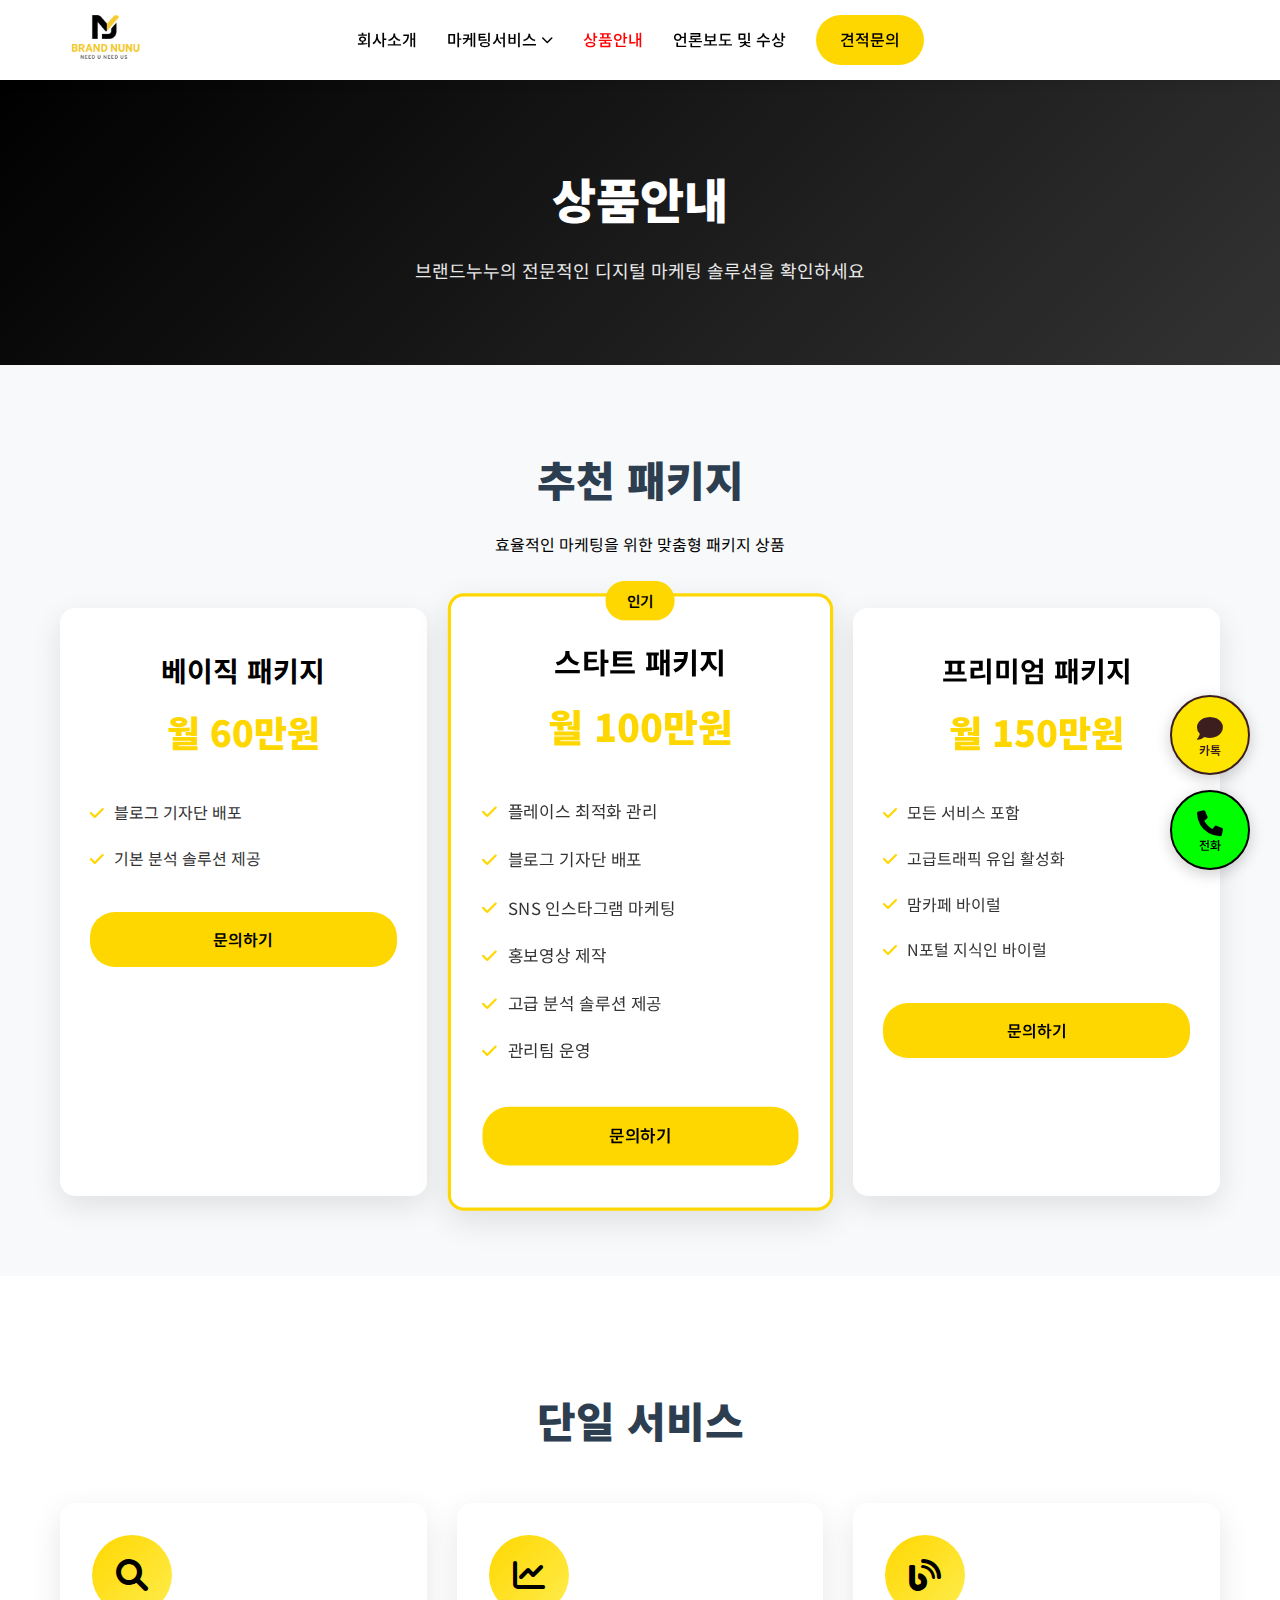
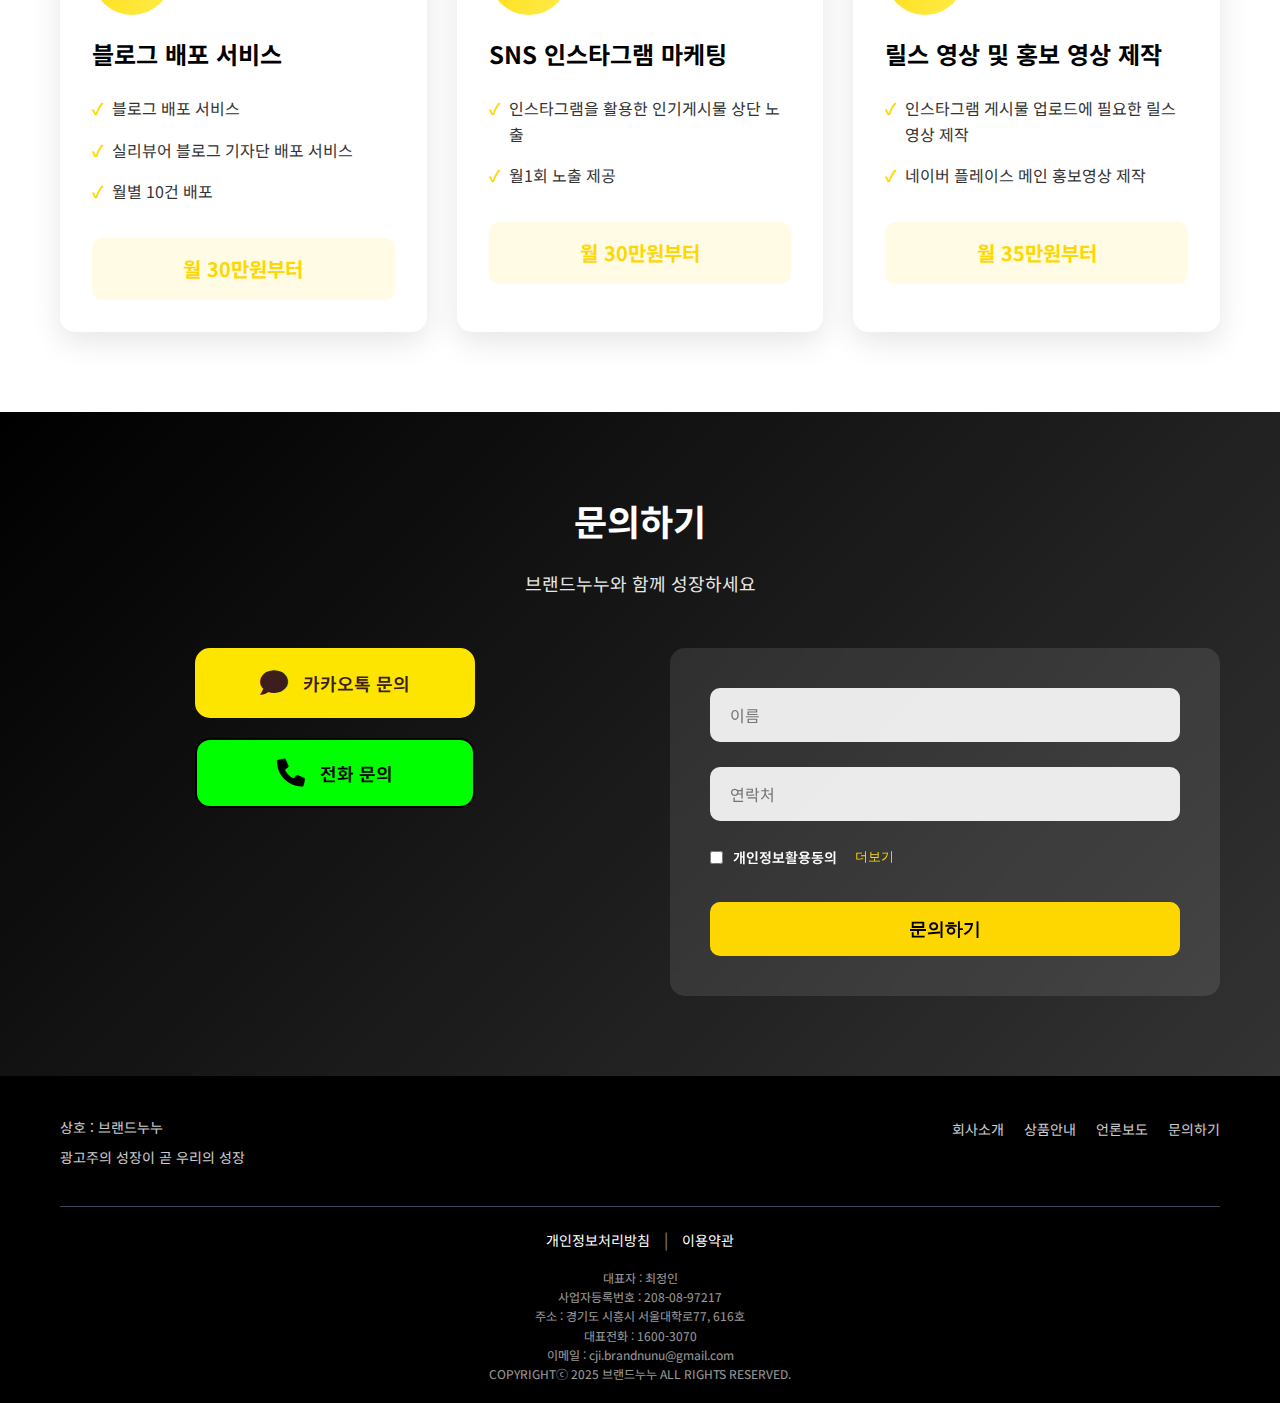
<file: product.html>
<!DOCTYPE html>
<html lang="ko">
<head>
    <meta charset="UTF-8">
    <meta name="viewport" content="width=device-width, initial-scale=1.0">
    <title>상품안내 - 브랜드누누</title>
    <meta name="description" content="브랜드누누의 다양한 마케팅 서비스 상품을 확인하세요. SEO최적화, 트래픽유입활성화, 블로그마케팅 등 전문적인 디지털 마케팅 솔루션을 제공합니다.">
    <link rel="stylesheet" href="styles.css">
    <link href="https://fonts.googleapis.com/css2?family=Noto+Sans+KR:wght@300;400;500;700;900&display=swap" rel="stylesheet">
    <link rel="stylesheet" href="https://cdnjs.cloudflare.com/ajax/libs/font-awesome/6.0.0/css/all.min.css">
    
    <!-- 모달 함수들을 먼저 정의 -->
    <script>
        // 모달 함수들을 즉시 정의하고 전역으로 등록
        function openModal(modalId) {
            console.log('openModal 호출됨:', modalId);
            const modal = document.getElementById(modalId);
            if (modal) {
                modal.style.display = 'block';
                document.body.style.overflow = 'hidden';
                console.log('모달 열림:', modalId);
            } else {
                console.log('모달을 찾을 수 없습니다:', modalId, '- 모달 로드 대기 중...');
                // 모달이 로드될 때까지 대기
                waitForModal(modalId);
            }
        }
        
        // 모달이 로드될 때까지 대기하는 함수
        function waitForModal(modalId) {
            const checkModal = () => {
                const modal = document.getElementById(modalId);
                if (modal) {
                    modal.style.display = 'block';
                    document.body.style.overflow = 'hidden';
                    console.log('모달 로드 완료 후 열림:', modalId);
                } else {
                    // 100ms 후 다시 확인
                    setTimeout(checkModal, 100);
                }
            };
            checkModal();
        }
        
        function closeModal(modalId) {
            console.log('closeModal 호출됨:', modalId);
            const modal = document.getElementById(modalId);
            if (modal) {
                modal.style.display = 'none';
                document.body.style.overflow = 'auto';
                console.log('모달 닫힘:', modalId);
            }
        }
        
        // 즉시 전역 함수로 등록
        window.openModal = openModal;
        window.closeModal = closeModal;
        console.log('모달 함수 즉시 등록 완료 (head)');
    </script>
</head>
<body>

    <!-- 헤더 -->
    <header class="header">
        <div class="container">
            <div class="header-content">
                <div class="logo">
                    <a href="index.html">
                        <img src="img/logo.png" alt="브랜드누누" class="logo-image">
                    </a>
                </div>
                
                <!-- 햄버거 메뉴 버튼 -->
                <button class="mobile-menu-toggle" id="mobileMenuToggle">
                    <span></span>
                    <span></span>
                    <span></span>
                </button>
                
                <nav class="main-nav">
                    <ul>
                        <li><a href="company.html">회사소개</a></li>
                        <li class="dropdown">
                            <a href="#" class="dropdown-toggle">마케팅서비스 <i class="fas fa-chevron-down"></i></a>
                            <ul class="dropdown-menu">
                                <li><a href="seo-optimization.html">SEO최적화</a></li>
                                <li><a href="traffic-marketing.html">트래픽유입활성화</a></li>
                                <li><a href="blog-marketing.html">블로그마케팅</a></li>
                                <li><a href="sns-marketing.html">SNS인스타그램마케팅</a></li>
                                <li><a href="video-production.html">홍보영상제작</a></li>
                                <li><a href="management-team.html">전문관리팀배치</a></li>
                            </ul>
                        </li>
                        <li><a href="product.html">상품안내</a></li>
                        <li><a href="press.html">언론보도 및 수상</a></li>
                    </ul>
                    <a href="#contact" class="quote-btn">견적문의</a>
                </nav>
            </div>
        </div>
    </header>

    <!-- 페이지 히어로 섹션 -->
    <section class="page-hero">
        <div class="container">
            <h2>상품안내</h2>
            <p>브랜드누누의 전문적인 디지털 마케팅 솔루션을 확인하세요</p>
        </div>
    </section>


    <!-- 패키지 상품 섹션 -->
    <section class="package-section">
        <div class="container">
            <div class="section-header" style="text-align: center;">
                <h3>추천 패키지</h3>
                <p>효율적인 마케팅을 위한 맞춤형 패키지 상품</p>
            </div>
            
            <div class="package-grid">
                <div class="package-card basic">
                    <div class="package-header">
                        <h4>베이직 패키지</h4>
                        <div class="package-price">월 60만원</div>
                    </div>
                    <ul class="package-features">
                        <li><i class="fas fa-check"></i> 블로그 기자단 배포</li>
                        <li><i class="fas fa-check"></i> 기본 분석 솔루션 제공</li>
                    </ul>
                    <a href="#contact" class="package-btn">문의하기</a>
                </div>

                <div class="package-card premium">
                    <div class="package-badge">인기</div>
                    <div class="package-header">
                        <h4>스타트 패키지</h4>
                        <div class="package-price">월 100만원</div>
                    </div>
                    <ul class="package-features">
                        <li><i class="fas fa-check"></i> 플레이스 최적화 관리</li>
                        <li><i class="fas fa-check"></i> 블로그 기자단 배포</li>
                        <li><i class="fas fa-check"></i> SNS 인스타그램 마케팅</li>
                        <li><i class="fas fa-check"></i> 홍보영상 제작</li>
                        <li><i class="fas fa-check"></i> 고급 분석 솔루션 제공</li>
                        <li><i class="fas fa-check"></i> 관리팀 운영</li>
                    </ul>
                    <a href="#contact" class="package-btn">문의하기</a>
                </div>

                <div class="package-card enterprise">
                    <div class="package-header">
                        <h4>프리미엄 패키지</h4>
                        <div class="package-price">월 150만원</div>
                    </div>
                    <ul class="package-features">
                        <li><i class="fas fa-check"></i> 모든 서비스 포함</li>
                        <li><i class="fas fa-check"></i> 고급트래픽 유입 활성화</li>
                        <li><i class="fas fa-check"></i> 맘카페 바이럴</li>
                        <li><i class="fas fa-check"></i> N포털 지식인 바이럴</li>
                    </ul>
                    <a href="#contact" class="package-btn">문의하기</a>
                </div>
            </div>
        </div>
    </section>

    <!-- 상품 소개 섹션 -->
    <section class="product-intro">
        <div class="container">

            <div class="section-header" style="text-align: center; margin-top: 30px;">
                <h3>단일 서비스</h3>
            </div>
            <div class="product-grid">
                <div class="product-card">
                    <div class="product-icon">
                        <i class="fas fa-search"></i>
                    </div>
                    <h4>블로그 배포 서비스</h4>
                    <ul class="product-features">
                        <li>블로그 배포 서비스</li>
                        <li>실리뷰어 블로그 기자단 배포 서비스</li>
                        <li>월별 10건 배포</li>
                    </ul>
                    <div class="product-price">월 30만원부터</div>
                </div>

                <div class="product-card">
                    <div class="product-icon">
                        <i class="fas fa-chart-line"></i>
                    </div>
                    <h4>SNS 인스타그램 마케팅</h4>
                    <ul class="product-features">
                        <li>인스타그램을 활용한 인기게시물 상단 노출</li>
                        <li>월1회 노출 제공</li>
                    </ul>
                    <div class="product-price">월 30만원부터</div>
                </div>

                <div class="product-card">
                    <div class="product-icon">
                        <i class="fas fa-blog"></i>
                    </div>
                    <h4>릴스 영상 및 홍보 영상 제작</h4>
                    <ul class="product-features">
                        <li>인스타그램 게시물 업로드에 필요한 릴스 영상 제작</li>
                        <li>네이버 플레이스 메인 홍보영상 제작</li>
                    </ul>
                    <div class="product-price">월 35만원부터</div>
                </div>
            </div>
        </div>

        <!-- <div class="product-image-container">
            <img src="img/Productinformation.png" alt="상품안내" class="product-image">
        </div> -->
    </section>

    

    <!-- 문의하기 섹션 -->
    <section class="contact-section" id="contact">
        <div class="container">
            <h3>문의하기</h3>
            <p>브랜드누누와 함께 성장하세요</p>
            <div class="contact-content">
                <div class="kakao-contact">
                    <div class="contact-buttons">
                        <a href="http://pf.kakao.com/_YxlXDn" target="_blank" class="contact-btn kakao-btn">
                            <i class="fas fa-comment"></i>
                            <span>카카오톡 문의</span>
                        </a>
                        <a href="tel: 1600-3070" class="contact-btn phone-btn">
                            <i class="fas fa-phone"></i>
                            <span>전화 문의</span>
                        </a>
                    </div>
                </div>
                <div class="contact-form">
                    <form>
                        <div class="form-group">
                            <input type="text" placeholder="이름" required>
                        </div>
                        <div class="form-group">
                            <input type="tel" placeholder="연락처" required>
                        </div>
                        <div class="form-group checkbox-group">
                            <label style="color: #fff;">
                                <input type="checkbox" required>
                                <span style="color: #fff;">개인정보활용동의</span>
                                <button type="button" 
                                        onclick="openModal('privacyModal')" 
                                        style="margin-left:8px; background:transparent; border:none; color:#ffd700; cursor:pointer; font-size:0.95em; vertical-align:middle;">
                                    더보기
                                </button>
                            </label>
                        </div>
                        <button type="submit" class="submit-btn">문의하기</button>
                    </form>
                </div>
            </div>
        </div>
    </section>

    <!-- 푸터 -->
    <footer class="footer">
        <div class="container">
            <div class="footer-content">
                <div class="company-info">
                    <p>상호 : 브랜드누누</p>
                    <p>광고주의 성장이 곧 우리의 성장</p>
                </div>
                <nav class="footer-nav">
                    <ul>
                        <li><a href="company.html">회사소개</a></li>
                        <li><a href="product.html">상품안내</a></li>
                        <li><a href="press.html">언론보도</a></li>
                        <li><a href="#contact">문의하기</a></li>
                    </ul>
                </nav>
            </div>
            <div class="footer-bottom">
                <div class="footer-links">
                    <a href="javascript:void(0)" onclick="openModal('privacyModal')">개인정보처리방침</a>
                    <span>|</span>
                    <a href="javascript:void(0)" onclick="openModal('termsModal')">이용약관</a>
                </div>
                <p>대표자 : 최정인</p>
                <p>사업자등록번호 : 208-08-97217</p>
                <p>주소 : 경기도 시흥시 서울대학로77, 616호</p>
                <p>대표전화 : 1600-3070</p>
                <p>이메일 : cji.brandnunu@gmail.com</p>
                <p>COPYRIGHTⓒ 2025 브랜드누누 ALL RIGHTS RESERVED.</p>
            </div>
        </div>
    </footer>

    <!-- 모달 컨테이너 -->
    <div id="modals-container"></div>

    <!-- 고정 플로팅 버튼 -->
    <div class="floating-buttons">
        <a href="http://pf.kakao.com/_YxlXDn" target="_blank" class="floating-btn kakao-float" title="카카오톡 문의">
            <i class="fas fa-comment"></i>
            <span class="btn-text">카톡</span>
        </a>
        <a href="tel: 1600-3070" class="floating-btn phone-float" title="전화 문의">
            <i class="fas fa-phone"></i>
            <span class="btn-text">전화</span>
        </a>
    </div>

    <script src="script.js"></script>
    
    <!-- 모바일 메뉴 스크립트 -->
    <script>
        // 모바일 메뉴 함수들 정의
        function openMobileMenu() {
            console.log('모바일 메뉴 열기');
            const mainNav = document.querySelector('.main-nav');
            const overlay = document.querySelector('.mobile-menu-overlay');
            const toggle = document.getElementById('mobileMenuToggle');
            
            if (mainNav) {
                mainNav.classList.add('mobile-open', 'active');
            }
            if (overlay) {
                overlay.classList.add('active');
            }
            if (toggle) {
                toggle.classList.add('active');
            }
            document.body.style.overflow = 'hidden';
        }
        
        function closeMobileMenu() {
            console.log('모바일 메뉴 닫기');
            const mainNav = document.querySelector('.main-nav');
            const overlay = document.querySelector('.mobile-menu-overlay');
            const toggle = document.getElementById('mobileMenuToggle');
            
            if (mainNav) {
                mainNav.classList.remove('mobile-open', 'active');
            }
            if (overlay) {
                overlay.classList.remove('active');
            }
            if (toggle) {
                toggle.classList.remove('active');
            }
            document.body.style.overflow = '';
        }
        
        // 전역 함수로 등록
        window.openMobileMenu = openMobileMenu;
        window.closeMobileMenu = closeMobileMenu;
        
        // 모바일 메뉴 토글 버튼 이벤트 리스너 추가
        document.addEventListener('DOMContentLoaded', function() {
            console.log('DOM 로드 완료, 모바일 메뉴 설정 시작');
            
            const mobileMenuToggle = document.getElementById('mobileMenuToggle');
            const mainNav = document.querySelector('.main-nav');
            
            if (mobileMenuToggle && mainNav) {
                console.log('모바일 메뉴 요소들 찾음');
                
                // 모바일 메뉴 오버레이 생성
                let overlay = document.querySelector('.mobile-menu-overlay');
                if (!overlay) {
                    overlay = document.createElement('div');
                    overlay.className = 'mobile-menu-overlay';
                    document.body.appendChild(overlay);
                    console.log('모바일 메뉴 오버레이 생성');
                }
                
                // 햄버거 메뉴 클릭 이벤트
                mobileMenuToggle.addEventListener('click', function(e) {
                    e.preventDefault();
                    e.stopPropagation();
                    console.log('모바일 메뉴 버튼 클릭됨');
                    
                    const isOpen = mainNav.classList.contains('mobile-open');
                    console.log('현재 메뉴 상태:', isOpen ? '열림' : '닫힘');
                    
                    if (isOpen) {
                        closeMobileMenu();
                    } else {
                        openMobileMenu();
                    }
                });
                
                // 드롭다운 토글 기능
                const dropdownToggles = mainNav.querySelectorAll('.dropdown-toggle');
                dropdownToggles.forEach(toggle => {
                    toggle.addEventListener('click', function(e) {
                        e.preventDefault();
                        e.stopPropagation();
                        console.log('드롭다운 토글 클릭됨');
                        
                        const dropdown = this.parentElement;
                        const isActive = dropdown.classList.contains('active');
                        
                        // 다른 드롭다운 닫기
                        document.querySelectorAll('.dropdown').forEach(dd => {
                            if (dd !== dropdown) {
                                dd.classList.remove('active');
                            }
                        });
                        
                        // 현재 드롭다운 토글
                        if (isActive) {
                            dropdown.classList.remove('active');
                        } else {
                            dropdown.classList.add('active');
                        }
                    });
                });
                
                // 메뉴 클릭 시 active 클래스 추가
                const menuLinks = mainNav.querySelectorAll('a');
                menuLinks.forEach(link => {
                    link.addEventListener('click', function(e) {
                        // 모든 메뉴에서 active 클래스 제거
                        menuLinks.forEach(l => l.classList.remove('active'));
                        
                        // 클릭된 메뉴에 active 클래스 추가
                        this.classList.add('active');
                        
                        // 드롭다운 메뉴 아이템인 경우 부모 드롭다운도 active로 설정
                        const dropdownMenu = this.closest('.dropdown-menu');
                        if (dropdownMenu) {
                            const dropdown = dropdownMenu.closest('.dropdown');
                            if (dropdown) {
                                dropdown.classList.add('active');
                            }
                        }
                    });
                });
                
                // 현재 페이지 메뉴 활성화
                const currentPage = window.location.pathname;
                const productLink = mainNav.querySelector('a[href="product.html"]');
                if (currentPage.endsWith('product.html')) {
                    if (productLink) {
                        productLink.classList.add('active');
                    }
                }
                
                console.log('모바일 메뉴 이벤트 리스너 설정 완료');
            } else {
                console.log('모바일 메뉴 요소들을 찾을 수 없음');
            }
        });
    </script>
    
    <!-- 모달 컨테이너 -->
    <div id="modals-container"></div>
    
    <!-- 모달 동적 로드 및 함수 -->
    <script>
        // 모달 함수들을 먼저 정의하고 전역으로 등록
        function openModal(modalId) {
            console.log('openModal 호출됨:', modalId);
            const modal = document.getElementById(modalId);
            if (modal) {
                modal.style.display = 'block';
                document.body.style.overflow = 'hidden';
                console.log('모달 열림:', modalId);
            } else {
                console.log('모달을 찾을 수 없습니다:', modalId);
            }
        }
        
        function closeModal(modalId) {
            console.log('closeModal 호출됨:', modalId);
            const modal = document.getElementById(modalId);
            if (modal) {
                modal.style.display = 'none';
                document.body.style.overflow = 'auto';
                console.log('모달 닫힘:', modalId);
            }
        }
        
        // 즉시 전역 함수로 등록
        window.openModal = openModal;
        window.closeModal = closeModal;
        console.log('모달 함수 즉시 등록 완료');
        
        // 모달 HTML 동적 로드
        function loadModals() {
            fetch('modals.html')
                .then(response => response.text())
                .then(html => {
                    document.getElementById('modals-container').innerHTML = html;
                    console.log('모달 HTML 로드 완료');
                })
                .catch(error => {
                    console.error('모달 로드 실패:', error);
                });
        }
        
        // 페이지 로드 시 모달 로드
        document.addEventListener('DOMContentLoaded', function() {
            loadModals();
        });
    </script>
</body>
</html>
</file>
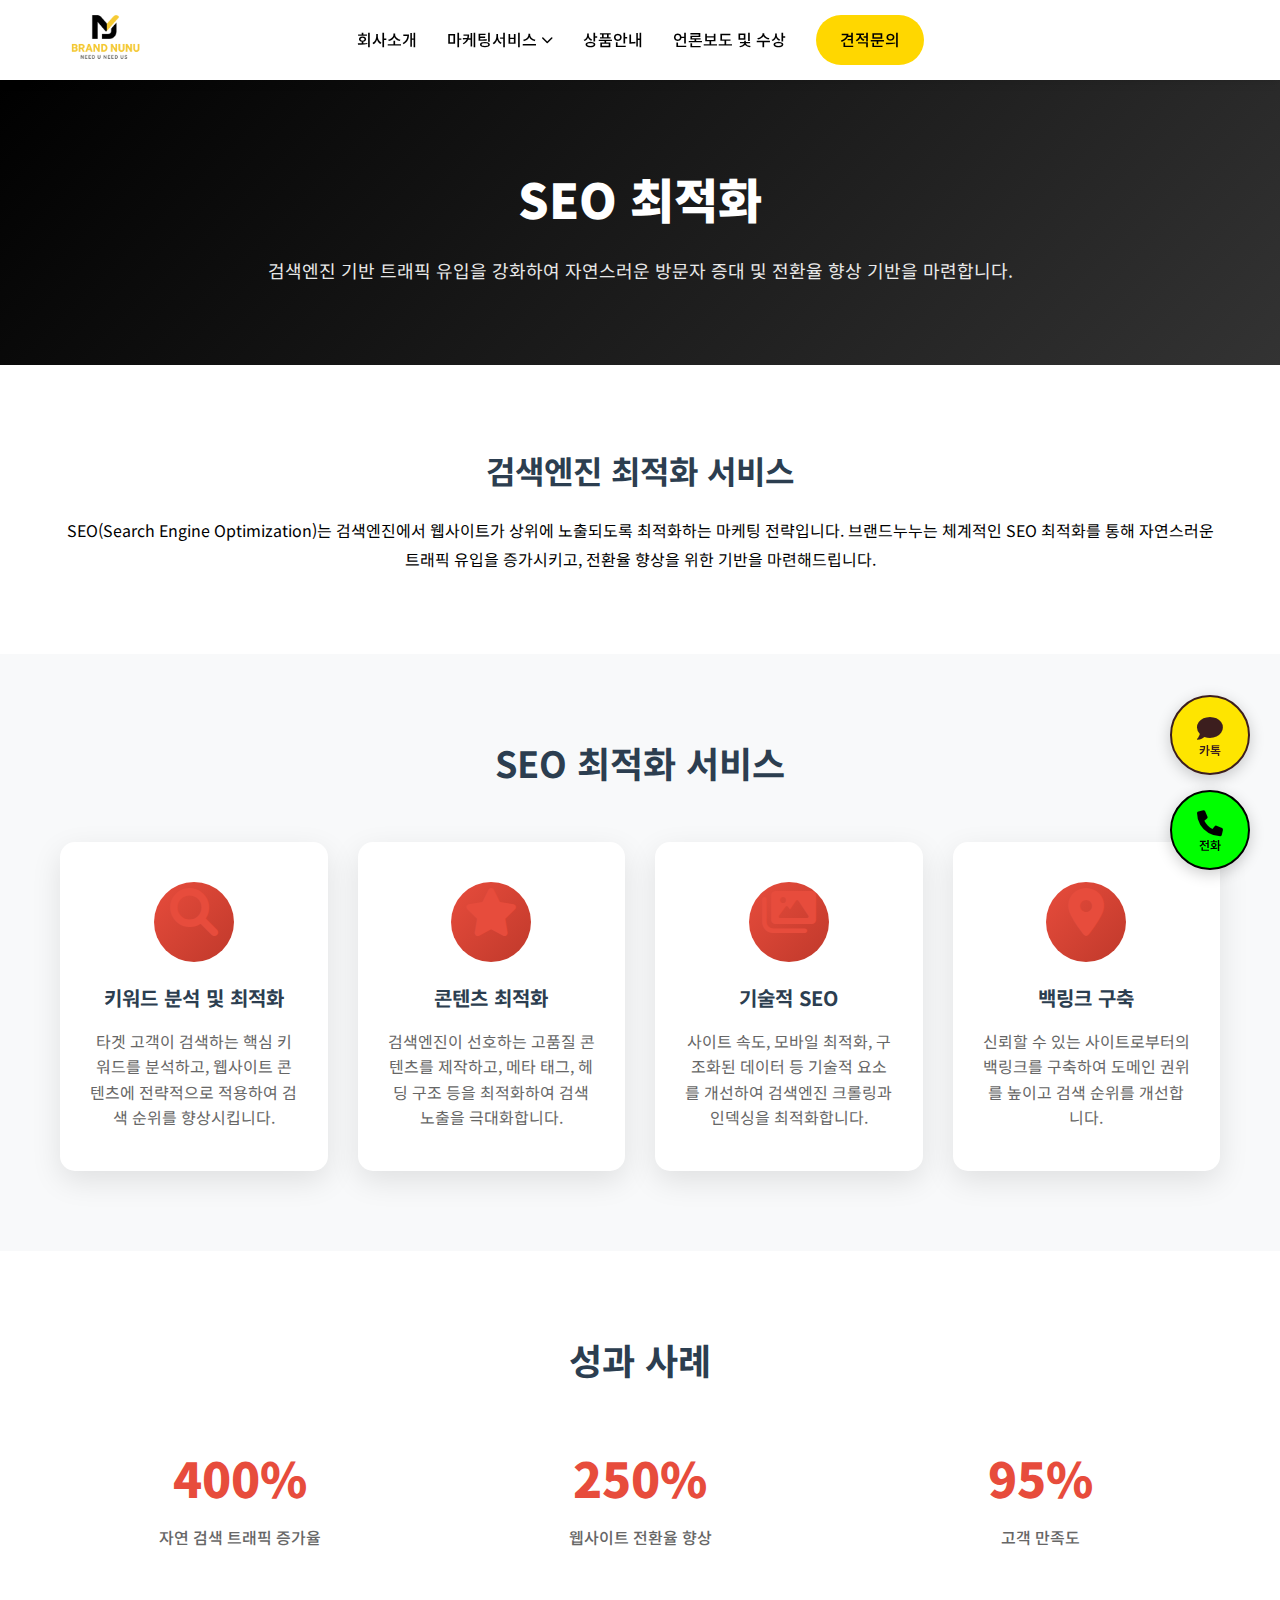
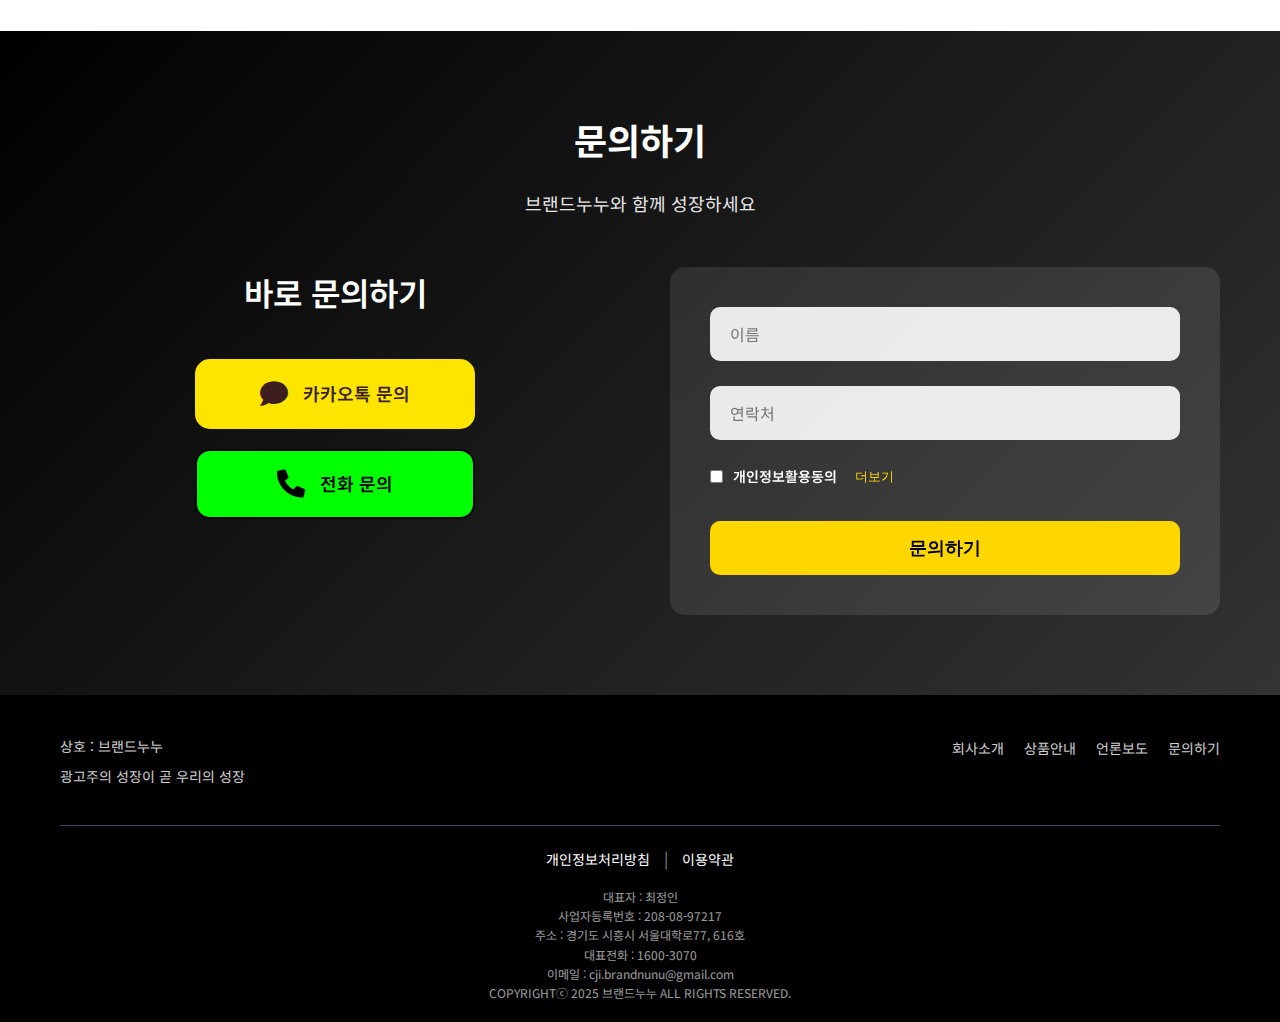
<file: seo-optimization.html>
<!DOCTYPE html>
<html lang="ko">
<head>
    <meta charset="UTF-8">
    <meta name="viewport" content="width=device-width, initial-scale=1.0">
    <title>SEO 최적화 - 브랜드누누</title>
    <link rel="stylesheet" href="styles.css">
    <link href="https://fonts.googleapis.com/css2?family=Noto+Sans+KR:wght@300;400;500;700;900&display=swap" rel="stylesheet">
    <link rel="stylesheet" href="https://cdnjs.cloudflare.com/ajax/libs/font-awesome/6.0.0/css/all.min.css">
</head>
<body>
    <!-- 헤더 -->
    <header class="header">
        <div class="container">
            <div class="header-content">
                <div class="logo">
                    <a href="index.html">
                        <img src="img/logo.png" alt="브랜드누누" class="logo-image">
                    </a>
                </div>
                
                <!-- 햄버거 메뉴 버튼 -->
                <button class="mobile-menu-toggle" id="mobileMenuToggle">
                    <span></span>
                    <span></span>
                    <span></span>
                </button>
                
                <nav class="main-nav">
                <ul>
                    <li><a href="company.html">회사소개</a></li>
                    <li class="dropdown">
                        <a href="#" class="dropdown-toggle">마케팅서비스 <i class="fas fa-chevron-down"></i></a>
                        <ul class="dropdown-menu">
                            <li><a href="seo-optimization.html">SEO최적화</a></li>
                            <li><a href="traffic-marketing.html">트래픽유입활성화</a></li>
                            <li><a href="blog-marketing.html">블로그마케팅</a></li>
                            <li><a href="sns-marketing.html">SNS인스타그램마케팅</a></li>
                            <li><a href="video-production.html">홍보영상제작</a></li>
                            <li><a href="management-team.html">전문관리팀배치</a></li>
                        </ul>
                    </li>
                    <li><a href="product.html">상품안내</a></li>
                    <li><a href="press.html">언론보도 및 수상</a></li>
                </ul>
                <a href="#contact" class="quote-btn">견적문의</a>
                </nav>
            </div>
        </div>
    </header>

    <!-- 페이지 히어로 -->
    <section class="page-hero">
        <div class="container">
            <h2>SEO 최적화</h2>
            <p>검색엔진 기반 트래픽 유입을 강화하여 자연스러운 방문자 증대 및 전환율 향상 기반을 마련합니다.</p>
        </div>
    </section>

    <!-- 플레이스마케팅 소개 -->
    <section class="service-intro">
        <div class="container">
            <div class="intro-content">
                <div class="intro-text" style="text-align: center;">
                    <h3>검색엔진 최적화 서비스</h3>
                    <p>SEO(Search Engine Optimization)는 검색엔진에서 웹사이트가 상위에 노출되도록 최적화하는 마케팅 전략입니다. 
                    브랜드누누는 체계적인 SEO 최적화를 통해 자연스러운 트래픽 유입을 증가시키고, 전환율 향상을 위한 기반을 마련해드립니다.</p>
                </div>
            </div>
        </div>
    </section>

    <!-- 서비스 특징 -->
    <section class="service-features">
        <div class="container">
            <h3>SEO 최적화 서비스</h3>
            <div class="features-grid">
                <div class="feature-item">
                    <div class="feature-icon">
                        <i class="fas fa-search"></i>
                    </div>
                    <h4>키워드 분석 및 최적화</h4>
                    <p>타겟 고객이 검색하는 핵심 키워드를 분석하고, 웹사이트 콘텐츠에 전략적으로 적용하여 검색 순위를 향상시킵니다.</p>
                </div>
                <div class="feature-item">
                    <div class="feature-icon">
                        <i class="fas fa-star"></i>
                    </div>
                    <h4>콘텐츠 최적화</h4>
                    <p>검색엔진이 선호하는 고품질 콘텐츠를 제작하고, 메타 태그, 헤딩 구조 등을 최적화하여 검색 노출을 극대화합니다.</p>
                </div>
                <div class="feature-item">
                    <div class="feature-icon">
                        <i class="fas fa-images"></i>
                    </div>
                    <h4>기술적 SEO</h4>
                    <p>사이트 속도, 모바일 최적화, 구조화된 데이터 등 기술적 요소를 개선하여 검색엔진 크롤링과 인덱싱을 최적화합니다.</p>
                </div>
                <div class="feature-item">
                    <div class="feature-icon">
                        <i class="fas fa-map-marker-alt"></i>
                    </div>
                    <h4>백링크 구축</h4>
                    <p>신뢰할 수 있는 사이트로부터의 백링크를 구축하여 도메인 권위를 높이고 검색 순위를 개선합니다.</p>
                </div>
            </div>
        </div>
    </section>

    <!-- 성과 사례 -->
    <section class="case-studies">
        <div class="container">
            <h3>성과 사례</h3>
            <div class="case-grid">
                <div class="case-item">
                    <div class="case-number">400%</div>
                    <div class="case-description">자연 검색 트래픽 증가율</div>
                </div>
                <div class="case-item">
                    <div class="case-number">250%</div>
                    <div class="case-description">웹사이트 전환율 향상</div>
                </div>
                <div class="case-item">
                    <div class="case-number">95%</div>
                    <div class="case-description">고객 만족도</div>
                </div>
            </div>
        </div>
    </section>

    <!-- 문의하기 섹션 -->
    <section class="contact-section" id="contact">
        <div class="container">
            <h3>문의하기</h3>
            <p>브랜드누누와 함께 성장하세요</p>
            <div class="contact-content">
                <div class="kakao-contact">
                    <h4>바로 문의하기</h4>
                    <div class="contact-buttons">
                        <a href="http://pf.kakao.com/_YxlXDn" target="_blank" class="contact-btn kakao-btn">
                            <i class="fas fa-comment"></i>
                            <span>카카오톡 문의</span>
                        </a>
                        <a href="tel: 1600-3070" class="contact-btn phone-btn">
                            <i class="fas fa-phone"></i>
                            <span>전화 문의</span>
                        </a>
                    </div>
                </div>
                <div class="contact-form">
                    <form>
                        <div class="form-group">
                            <input type="text" placeholder="이름" required>
                        </div>
                        <div class="form-group">
                            <input type="tel" placeholder="연락처" required>
                        </div>
                        <div class="form-group checkbox-group">
                            <label style="color: #fff;">
                                <input type="checkbox" required>
                                <span style="color: #fff;">개인정보활용동의</span>
                                <button type="button" 
                                        onclick="openModal('privacyModal')" 
                                        style="margin-left:8px; background:transparent; border:none; color:#ffd700; cursor:pointer; font-size:0.95em; vertical-align:middle;">
                                    더보기
                                </button>
                            </label>
                        </div>
                        <button type="submit" class="submit-btn">문의하기</button>
                    </form>
                </div>
            </div>
        </div>
    </section>

    <!-- 푸터 -->
    <footer class="footer">
        <div class="container">
            <div class="footer-content">
                <div class="company-info">
                    <p>상호 : 브랜드누누</p>
                    <p>광고주의 성장이 곧 우리의 성장</p>
                </div>
                
                <nav class="footer-nav">
                    <ul>
                        <li><a href="company.html">회사소개</a></li>
                        <li><a href="product.html">상품안내</a></li>
                        <li><a href="press.html">언론보도</a></li>
                        <li><a href="#contact">문의하기</a></li>
                    </ul>
                </nav>
            </div>
            
            <div class="footer-bottom">
                <div class="footer-links">
                    <a href="#" onclick="openModal('privacyModal')">개인정보처리방침</a>
                    <span>|</span>
                    <a href="#" onclick="openModal('termsModal')">이용약관</a>
                </div>
                <p>대표자 : 최정인</p>
                <p>사업자등록번호 : 208-08-97217</p>
                <p>주소 : 경기도 시흥시 서울대학로77, 616호</p>
                <p>대표전화 : 1600-3070</p>
                <p>이메일 : cji.brandnunu@gmail.com</p>
                <p>COPYRIGHTⓒ 2025 브랜드누누 ALL RIGHTS RESERVED.</p>
            </div>
        </div>
    </footer>

    <!-- 모달들 -->
    <div id="modals-container"></div>

    <!-- 고정 플로팅 버튼 -->
    <div class="floating-buttons">
        <a href="http://pf.kakao.com/_YxlXDn" target="_blank" class="floating-btn kakao-float" title="카카오톡 문의">
            <i class="fas fa-comment"></i>
            <span class="btn-text">카톡</span>
        </a>
        <a href="tel: 1600-3070" class="floating-btn phone-float" title="전화 문의">
            <i class="fas fa-phone"></i>
            <span class="btn-text">전화</span>
        </a>
    </div>

    <script src="script.js"></script>
    
    <!-- 모바일 메뉴 스크립트 -->
    <script>
        // 모바일 메뉴 함수들 정의
        function openMobileMenu() {
            console.log('모바일 메뉴 열기');
            const mainNav = document.querySelector('.main-nav');
            const overlay = document.querySelector('.mobile-menu-overlay');
            const toggle = document.getElementById('mobileMenuToggle');
            
            if (mainNav) {
                mainNav.classList.add('mobile-open', 'active');
            }
            if (overlay) {
                overlay.classList.add('active');
            }
            if (toggle) {
                toggle.classList.add('active');
            }
            document.body.style.overflow = 'hidden';
        }
        
        function closeMobileMenu() {
            console.log('모바일 메뉴 닫기');
            const mainNav = document.querySelector('.main-nav');
            const overlay = document.querySelector('.mobile-menu-overlay');
            const toggle = document.getElementById('mobileMenuToggle');
            
            if (mainNav) {
                mainNav.classList.remove('mobile-open', 'active');
            }
            if (overlay) {
                overlay.classList.remove('active');
            }
            if (toggle) {
                toggle.classList.remove('active');
            }
            document.body.style.overflow = '';
        }
        
        // 전역 함수로 등록
        window.openMobileMenu = openMobileMenu;
        window.closeMobileMenu = closeMobileMenu;
        
        // 모바일 메뉴 토글 버튼 이벤트 리스너 추가
        document.addEventListener('DOMContentLoaded', function() {
            console.log('DOM 로드 완료, 모바일 메뉴 설정 시작');
            
            const mobileMenuToggle = document.getElementById('mobileMenuToggle');
            const mainNav = document.querySelector('.main-nav');
            
            if (mobileMenuToggle && mainNav) {
                console.log('모바일 메뉴 요소들 찾음');
                
                // 모바일 메뉴 오버레이 생성
                let overlay = document.querySelector('.mobile-menu-overlay');
                if (!overlay) {
                    overlay = document.createElement('div');
                    overlay.className = 'mobile-menu-overlay';
                    document.body.appendChild(overlay);
                    console.log('모바일 메뉴 오버레이 생성');
                }
                
                // 햄버거 메뉴 클릭 이벤트
                mobileMenuToggle.addEventListener('click', function(e) {
                    e.preventDefault();
                    e.stopPropagation();
                    console.log('모바일 메뉴 버튼 클릭됨');
                    
                    const isOpen = mainNav.classList.contains('mobile-open');
                    console.log('현재 메뉴 상태:', isOpen ? '열림' : '닫힘');
                    
                    if (isOpen) {
                        closeMobileMenu();
                    } else {
                        openMobileMenu();
                    }
                });
                
                // 드롭다운 토글 기능
                const dropdownToggles = mainNav.querySelectorAll('.dropdown-toggle');
                dropdownToggles.forEach(toggle => {
                    toggle.addEventListener('click', function(e) {
                        e.preventDefault();
                        e.stopPropagation();
                        console.log('드롭다운 토글 클릭됨');
                        
                        const dropdown = this.parentElement;
                        const isActive = dropdown.classList.contains('active');
                        
                        // 다른 드롭다운 닫기
                        document.querySelectorAll('.dropdown').forEach(dd => {
                            if (dd !== dropdown) {
                                dd.classList.remove('active');
                            }
                        });
                        
                        // 현재 드롭다운 토글
                        if (isActive) {
                            dropdown.classList.remove('active');
                        } else {
                            dropdown.classList.add('active');
                        }
                    });
                });
                
                // 메뉴 클릭 시 active 클래스 추가
                const menuLinks = mainNav.querySelectorAll('a');
                menuLinks.forEach(link => {
                    link.addEventListener('click', function(e) {
                        // 모든 메뉴에서 active 클래스 제거
                        menuLinks.forEach(l => l.classList.remove('active'));
                        
                        // 클릭된 메뉴에 active 클래스 추가
                        this.classList.add('active');
                        
                        // 드롭다운 메뉴 아이템인 경우 부모 드롭다운도 active로 설정
                        const dropdownMenu = this.closest('.dropdown-menu');
                        if (dropdownMenu) {
                            const dropdown = dropdownMenu.closest('.dropdown');
                            if (dropdown) {
                                dropdown.classList.add('active');
                            }
                        }
                    });
                });
                
                // 현재 페이지 메뉴 활성화
                const currentPage = window.location.pathname;
                const seoLink = mainNav.querySelector('a[href="seo-optimization.html"]');
                if (currentPage.endsWith('seo-optimization.html')) {
                    if (seoLink) {
                        seoLink.classList.add('active');
                    }
                }
                
                console.log('모바일 메뉴 이벤트 리스너 설정 완료');
            } else {
                console.log('모바일 메뉴 요소들을 찾을 수 없음');
            }
        });
    </script>
</body>
</html>
</file>
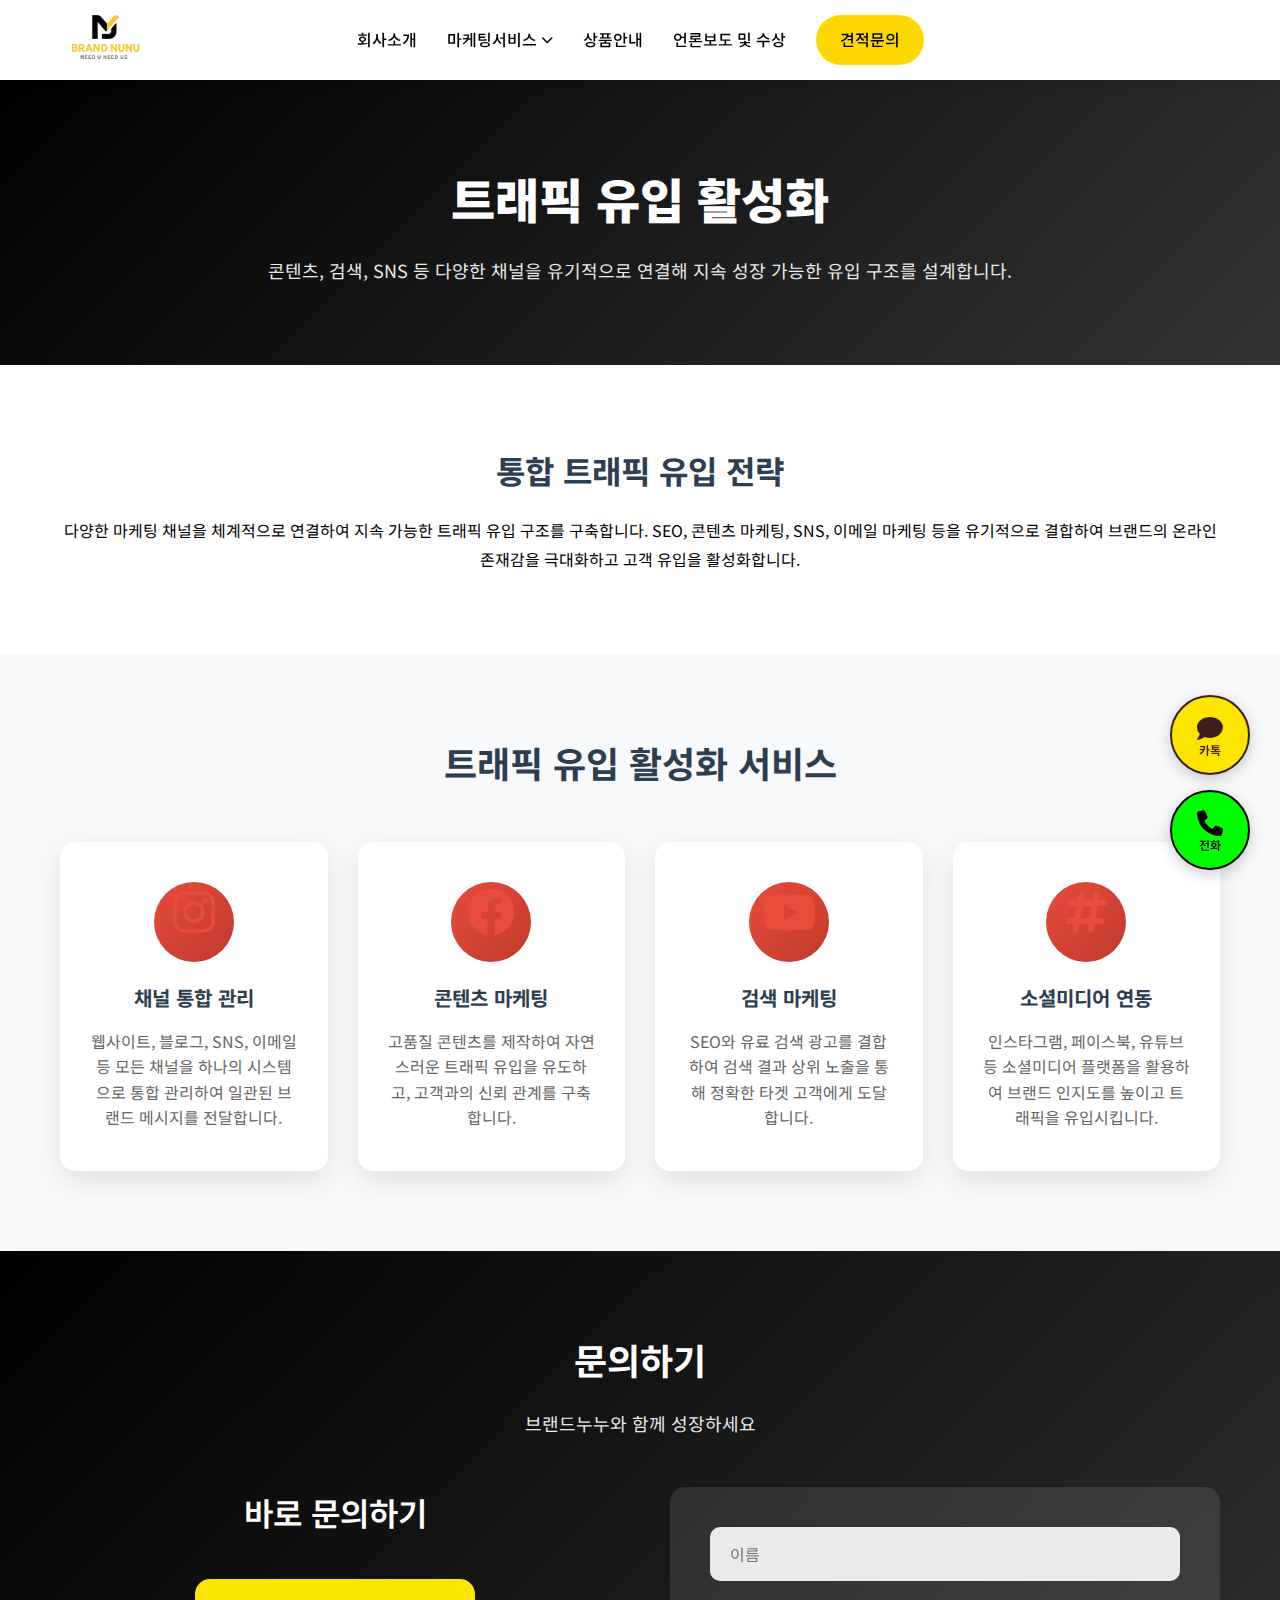
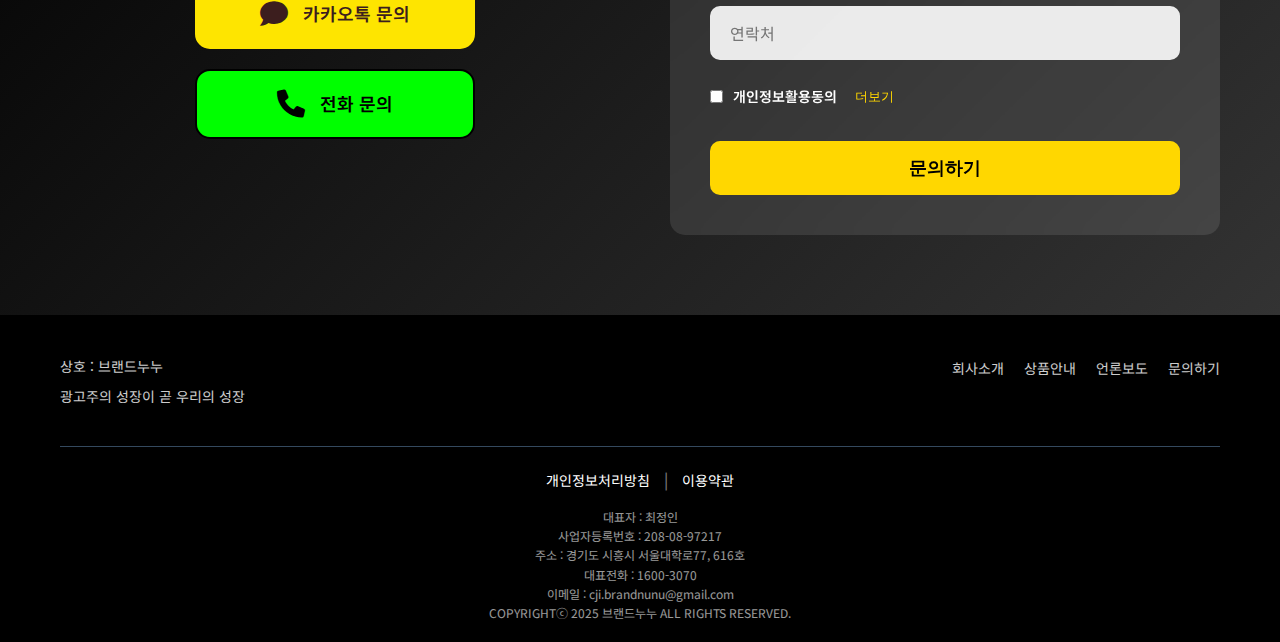
<file: traffic-marketing.html>
<!DOCTYPE html>
<html lang="ko">
<head>
    <meta charset="UTF-8">
    <meta name="viewport" content="width=device-width, initial-scale=1.0">
    <title>트래픽 유입 활성화 - 브랜드누누</title>
    <link rel="stylesheet" href="styles.css">
    <link href="https://fonts.googleapis.com/css2?family=Noto+Sans+KR:wght@300;400;500;700;900&display=swap" rel="stylesheet">
    <link rel="stylesheet" href="https://cdnjs.cloudflare.com/ajax/libs/font-awesome/6.0.0/css/all.min.css">
</head>
<body>
    <!-- 헤더 -->
    <header class="header">
        <div class="container">
            <div class="header-content">
                <div class="logo">
                    <a href="index.html">
                        <img src="img/logo.png" alt="브랜드누누" class="logo-image">
                    </a>
                </div>
                
                <!-- 햄버거 메뉴 버튼 -->
                <button class="mobile-menu-toggle" id="mobileMenuToggle">
                    <span></span>
                    <span></span>
                    <span></span>
                </button>
                
                <nav class="main-nav">
                <ul>
                    <li><a href="company.html">회사소개</a></li>
                    <li class="dropdown">
                        <a href="#" class="dropdown-toggle">마케팅서비스 <i class="fas fa-chevron-down"></i></a>
                        <ul class="dropdown-menu">
                            <li><a href="seo-optimization.html">SEO최적화</a></li>
                            <li><a href="traffic-marketing.html">트래픽유입활성화</a></li>
                            <li><a href="blog-marketing.html">블로그마케팅</a></li>
                            <li><a href="sns-marketing.html">SNS인스타그램마케팅</a></li>
                            <li><a href="video-production.html">홍보영상제작</a></li>
                            <li><a href="management-team.html">전문관리팀배치</a></li>
                        </ul>
                    </li>
                    <li><a href="product.html">상품안내</a></li>
                    <li><a href="press.html">언론보도 및 수상</a></li>
                </ul>
                <a href="#contact" class="quote-btn">견적문의</a>
                </nav>
            </div>
        </div>
    </header>

    <!-- 페이지 히어로 -->
    <section class="page-hero">
        <div class="container">
            <h2>트래픽 유입 활성화</h2>
            <p>콘텐츠, 검색, SNS 등 다양한 채널을 유기적으로 연결해 지속 성장 가능한 유입 구조를 설계합니다.</p>
        </div>
    </section>

    <!-- SNS마케팅 소개 -->
    <section class="service-intro">
        <div class="container">
            <div class="intro-content">
                <div class="intro-text" style="text-align: center;">
                    <h3>통합 트래픽 유입 전략</h3>
                    <p>다양한 마케팅 채널을 체계적으로 연결하여 지속 가능한 트래픽 유입 구조를 구축합니다. 
                    SEO, 콘텐츠 마케팅, SNS, 이메일 마케팅 등을 유기적으로 결합하여 
                    브랜드의 온라인 존재감을 극대화하고 고객 유입을 활성화합니다.</p>
                </div>
            </div>
        </div>
    </section>

    <!-- 서비스 특징 -->
    <section class="service-features">
        <div class="container">
            <h3>트래픽 유입 활성화 서비스</h3>
            <div class="features-grid">
                <div class="feature-item">
                    <div class="feature-icon">
                        <i class="fab fa-instagram"></i>
                    </div>
                    <h4>채널 통합 관리</h4>
                    <p>웹사이트, 블로그, SNS, 이메일 등 모든 채널을 하나의 시스템으로 통합 관리하여 일관된 브랜드 메시지를 전달합니다.</p>
                </div>
                <div class="feature-item">
                    <div class="feature-icon">
                        <i class="fab fa-facebook"></i>
                    </div>
                    <h4>콘텐츠 마케팅</h4>
                    <p>고품질 콘텐츠를 제작하여 자연스러운 트래픽 유입을 유도하고, 고객과의 신뢰 관계를 구축합니다.</p>
                </div>
                <div class="feature-item">
                    <div class="feature-icon">
                        <i class="fab fa-youtube"></i>
                    </div>
                    <h4>검색 마케팅</h4>
                    <p>SEO와 유료 검색 광고를 결합하여 검색 결과 상위 노출을 통해 정확한 타겟 고객에게 도달합니다.</p>
                </div>
                <div class="feature-item">
                    <div class="feature-icon">
                        <i class="fas fa-hashtag"></i>
                    </div>
                    <h4>소셜미디어 연동</h4>
                    <p>인스타그램, 페이스북, 유튜브 등 소셜미디어 플랫폼을 활용하여 브랜드 인지도를 높이고 트래픽을 유입시킵니다.</p>
                </div>
            </div>
        </div>
    </section>

    <!-- 문의하기 섹션 -->
    <section class="contact-section" id="contact">
        <div class="container">
            <h3>문의하기</h3>
            <p>브랜드누누와 함께 성장하세요</p>
            <div class="contact-content">
                <div class="kakao-contact">
                    <h4>바로 문의하기</h4>
                    <div class="contact-buttons">
                        <a href="http://pf.kakao.com/_YxlXDn" target="_blank" class="contact-btn kakao-btn">
                            <i class="fas fa-comment"></i>
                            <span>카카오톡 문의</span>
                        </a>
                        <a href="tel: 1600-3070" class="contact-btn phone-btn">
                            <i class="fas fa-phone"></i>
                            <span>전화 문의</span>
                        </a>
                    </div>
                </div>
                <div class="contact-form">
                    <form>
                        <div class="form-group">
                            <input type="text" placeholder="이름" required>
                        </div>
                        <div class="form-group">
                            <input type="tel" placeholder="연락처" required>
                        </div>
                        <div class="form-group checkbox-group">
                            <label style="color: #fff;">
                                <input type="checkbox" required>
                                <span style="color: #fff;">개인정보활용동의</span>
                                <button type="button" 
                                        onclick="openModal('privacyModal')" 
                                        style="margin-left:8px; background:transparent; border:none; color:#ffd700; cursor:pointer; font-size:0.95em; vertical-align:middle;">
                                    더보기
                                </button>
                            </label>
                        </div>
                        <button type="submit" class="submit-btn">문의하기</button>
                    </form>
                </div>
            </div>
        </div>
    </section>

    <!-- 푸터 -->
    <footer class="footer">
        <div class="container">
            <div class="footer-content">
                <div class="company-info">
                    <p>상호 : 브랜드누누</p>
                    <p>광고주의 성장이 곧 우리의 성장</p>
                </div>
                
                <nav class="footer-nav">
                    <ul>
                        <li><a href="company.html">회사소개</a></li>
                        <li><a href="product.html">상품안내</a></li>
                        <li><a href="press.html">언론보도</a></li>
                        <li><a href="#contact">문의하기</a></li>
                    </ul>
                </nav>
            </div>
            
            <div class="footer-bottom">
                <div class="footer-links">
                    <a href="#" onclick="openModal('privacyModal')">개인정보처리방침</a>
                    <span>|</span>
                    <a href="#" onclick="openModal('termsModal')">이용약관</a>
                </div>
                <p>대표자 : 최정인</p>
                <p>사업자등록번호 : 208-08-97217</p>
                <p>주소 : 경기도 시흥시 서울대학로77, 616호</p>
                <p>대표전화 : 1600-3070</p>
                <p>이메일 : cji.brandnunu@gmail.com</p>
                <p>COPYRIGHTⓒ 2025 브랜드누누 ALL RIGHTS RESERVED.</p>
            </div>
        </div>
    </footer>

    <!-- 모달들 -->
    <div id="modals-container"></div>

    <!-- 고정 플로팅 버튼 -->
    <div class="floating-buttons">
        <a href="http://pf.kakao.com/_YxlXDn" target="_blank" class="floating-btn kakao-float" title="카카오톡 문의">
            <i class="fas fa-comment"></i>
            <span class="btn-text">카톡</span>
        </a>
        <a href="tel: 1600-3070" class="floating-btn phone-float" title="전화 문의">
            <i class="fas fa-phone"></i>
            <span class="btn-text">전화</span>
        </a>
    </div>

    <script src="script.js"></script>
    
    <!-- 모바일 메뉴 스크립트 -->
    <script>
        // 모바일 메뉴 함수들 정의
        function openMobileMenu() {
            console.log('모바일 메뉴 열기');
            const mainNav = document.querySelector('.main-nav');
            const overlay = document.querySelector('.mobile-menu-overlay');
            const toggle = document.getElementById('mobileMenuToggle');
            
            if (mainNav) {
                mainNav.classList.add('mobile-open', 'active');
            }
            if (overlay) {
                overlay.classList.add('active');
            }
            if (toggle) {
                toggle.classList.add('active');
            }
            document.body.style.overflow = 'hidden';
        }
        
        function closeMobileMenu() {
            console.log('모바일 메뉴 닫기');
            const mainNav = document.querySelector('.main-nav');
            const overlay = document.querySelector('.mobile-menu-overlay');
            const toggle = document.getElementById('mobileMenuToggle');
            
            if (mainNav) {
                mainNav.classList.remove('mobile-open', 'active');
            }
            if (overlay) {
                overlay.classList.remove('active');
            }
            if (toggle) {
                toggle.classList.remove('active');
            }
            document.body.style.overflow = '';
        }
        
        // 전역 함수로 등록
        window.openMobileMenu = openMobileMenu;
        window.closeMobileMenu = closeMobileMenu;
        
        // 모바일 메뉴 토글 버튼 이벤트 리스너 추가
        document.addEventListener('DOMContentLoaded', function() {
            console.log('DOM 로드 완료, 모바일 메뉴 설정 시작');
            
            const mobileMenuToggle = document.getElementById('mobileMenuToggle');
            const mainNav = document.querySelector('.main-nav');
            
            if (mobileMenuToggle && mainNav) {
                console.log('모바일 메뉴 요소들 찾음');
                
                // 모바일 메뉴 오버레이 생성
                let overlay = document.querySelector('.mobile-menu-overlay');
                if (!overlay) {
                    overlay = document.createElement('div');
                    overlay.className = 'mobile-menu-overlay';
                    document.body.appendChild(overlay);
                    console.log('모바일 메뉴 오버레이 생성');
                }
                
                // 햄버거 메뉴 클릭 이벤트
                mobileMenuToggle.addEventListener('click', function(e) {
                    e.preventDefault();
                    e.stopPropagation();
                    console.log('모바일 메뉴 버튼 클릭됨');
                    
                    const isOpen = mainNav.classList.contains('mobile-open');
                    console.log('현재 메뉴 상태:', isOpen ? '열림' : '닫힘');
                    
                    if (isOpen) {
                        closeMobileMenu();
                    } else {
                        openMobileMenu();
                    }
                });
                
                // 드롭다운 토글 기능
                const dropdownToggles = mainNav.querySelectorAll('.dropdown-toggle');
                dropdownToggles.forEach(toggle => {
                    toggle.addEventListener('click', function(e) {
                        e.preventDefault();
                        e.stopPropagation();
                        console.log('드롭다운 토글 클릭됨');
                        
                        const dropdown = this.parentElement;
                        const isActive = dropdown.classList.contains('active');
                        
                        // 다른 드롭다운 닫기
                        document.querySelectorAll('.dropdown').forEach(dd => {
                            if (dd !== dropdown) {
                                dd.classList.remove('active');
                            }
                        });
                        
                        // 현재 드롭다운 토글
                        if (isActive) {
                            dropdown.classList.remove('active');
                        } else {
                            dropdown.classList.add('active');
                        }
                    });
                });
                
                // 메뉴 클릭 시 active 클래스 추가
                const menuLinks = mainNav.querySelectorAll('a');
                menuLinks.forEach(link => {
                    link.addEventListener('click', function(e) {
                        // 모든 메뉴에서 active 클래스 제거
                        menuLinks.forEach(l => l.classList.remove('active'));
                        
                        // 클릭된 메뉴에 active 클래스 추가
                        this.classList.add('active');
                        
                        // 드롭다운 메뉴 아이템인 경우 부모 드롭다운도 active로 설정
                        const dropdownMenu = this.closest('.dropdown-menu');
                        if (dropdownMenu) {
                            const dropdown = dropdownMenu.closest('.dropdown');
                            if (dropdown) {
                                dropdown.classList.add('active');
                            }
                        }
                    });
                });
                
                // 현재 페이지 메뉴 활성화
                const currentPage = window.location.pathname;
                const trafficLink = mainNav.querySelector('a[href="traffic-marketing.html"]');
                if (currentPage.endsWith('traffic-marketing.html')) {
                    if (trafficLink) {
                        trafficLink.classList.add('active');
                    }
                }
                
                console.log('모바일 메뉴 이벤트 리스너 설정 완료');
            } else {
                console.log('모바일 메뉴 요소들을 찾을 수 없음');
            }
        });
    </script>
</body>
</html>
</file>
<file: styles.css>
/* 기본 스타일 */
* {
    margin: 0;
    padding: 0;
    box-sizing: border-box;
}

body {
    font-family: 'Noto Sans KR', sans-serif;
    line-height: 1.6;
    color: #000;
    background-color: #fff;
}

.container {
    max-width: 1200px;
    margin: 0 auto;
    padding: 0 20px;
}


/* 헤더 */
.header {
    background: #fff;
    box-shadow: 0 2px 10px rgba(0,0,0,0.1);
    position: sticky;
    top: 0;
    z-index: 1000;
}

.header-content {
    display: flex;
    justify-content: center;
    align-items: center;
    padding: 15px 0;
    max-width: 1200px;
    margin: 0 auto;
    width: 100%;
    position: relative;
}

.logo {
    position: absolute;
    left: 0;
}

.logo h1 {
    color: #000;
    font-size: 28px;
    font-weight: 900;
}

.logo-image {
    height: 90px;
    width: auto;
    transition: transform 0.3s ease;
}

.logo-image:hover {
    transform: scale(1.05);
}

/* 메인 네비게이션 */
.main-nav {
    display: flex;
    align-items: center;
    gap: 30px;
}

.main-nav ul {
    display: flex;
    list-style: none;
    gap: 30px;
    justify-content: center;
    align-items: center;
}

.main-nav a {
    text-decoration: none;
    color: #000;
    font-weight: 500;
    transition: color 0.3s ease;
}

.main-nav a:hover {
    color: #ffd700;
}

.main-nav a:active,
.main-nav a.active {
    color: #ff0000 !important;
}

/* 드롭다운 메뉴 */
.dropdown {
    position: relative;
}

.dropdown-toggle {
    display: flex;
    align-items: center;
    gap: 5px;
}

.dropdown-toggle i {
    font-size: 12px;
    transition: transform 0.3s ease;
}

.dropdown:hover .dropdown-toggle i {
    transform: rotate(180deg);
}

.dropdown-menu {
    position: absolute;
    top: 100%;
    left: 0;
    background: #fff;
    min-width: 220px;
    box-shadow: 0 8px 25px rgba(0, 0, 0, 0.15);
    border-radius: 8px;
    padding: 5px 0;
    opacity: 0;
    visibility: hidden;
    transform: translateY(-10px);
    transition: all 0.3s ease;
    z-index: 1000;
    border: 1px solid #e9ecef;
    display: flex;
    flex-direction: column;
}

.dropdown:hover .dropdown-menu {
    opacity: 1;
    visibility: visible;
    transform: translateY(0);
}

.dropdown-menu li {
    margin: 0;
    width: 100%;
}

.dropdown-menu a {
    display: block;
    padding: 8px 20px;
    color: #333;
    font-size: 14px;
    transition: all 0.3s ease;
    border-radius: 0;
    width: 100%;
    box-sizing: border-box;
    line-height: 1.4;
}

.dropdown-menu a:hover {
    background: #ffd700;
    color: #000;
    transform: translateX(5px);
}

.dropdown-menu a:active,
.dropdown-menu a.active {
    color: #ff0000 !important;
}

.quote-btn {
    background: #ffd700;
    color: #000;
    border: none;
    padding: 12px 24px;
    border-radius: 25px;
    font-weight: 500;
    cursor: pointer;
    transition: all 0.3s ease;
}

.quote-btn:hover {
    background: #ffed4e;
    transform: translateY(-2px);
}

/* 히어로 섹션 */
.hero {
    background: linear-gradient(135deg, #000 0%, #333 100%);
    color: #fff;
    padding: 80px 0;
    text-align: center;
    position: relative;
    overflow: hidden;
}

.hero-content {
    margin-bottom: 60px;
}

.hero-subtitle {
    font-size: 18px;
    line-height: 1.8;
    margin-bottom: 40px;
    opacity: 0.9;
    max-width: 800px;
    margin-left: auto;
    margin-right: auto;
}

.hero-title {
    font-size: 48px;
    font-weight: 900;
    margin-bottom: 30px;
    line-height: 1.2;
}

.highlight {
    color: #f39c12;
}

.consultation-btn {
    background: #f39c12;
    color: white;
    border: none;
    padding: 18px 36px;
    font-size: 18px;
    font-weight: 600;
    border-radius: 30px;
    cursor: pointer;
    transition: all 0.3s ease;
    text-decoration: none;
    display: inline-block;
}

.consultation-btn:hover {
    background: #e67e22;
    transform: translateY(-3px);
    box-shadow: 0 10px 25px rgba(243, 156, 18, 0.3);
}

/* 통계 섹션 */
.stats {
    display: flex;
    justify-content: center;
    gap: 60px;
    margin-top: 40px;
}

.stat-item {
    text-align: center;
}

.stat-number {
    font-size: 36px;
    font-weight: 900;
    color: #ffd700 !important;
    margin-bottom: 10px;
    background: none !important;
    padding: 0 !important;
}

.stat-label {
    font-size: 16px;
    opacity: 0.9;
}

/* 애니메이션 텍스트 */
.animated-text {
    position: absolute;
    bottom: 20px;
    left: 0;
    right: 0;
    overflow: hidden;
    white-space: nowrap;
}

.animated-text span {
    display: inline-block;
    animation: scroll 20s linear infinite;
    font-size: 14px;
    opacity: 0.7;
    font-weight: 300;
}

@keyframes scroll {
    0% { transform: translateX(100%); }
    100% { transform: translateX(-100%); }
}

/* 서비스 소개 섹션 */
.services-intro {
    padding: 80px 0;
    background: #fff;
}

.services-header {
    text-align: center;
    margin-bottom: 60px;
}

.services-header h2 {
    font-size: 48px;
    font-weight: 900;
    color: #ffd700;
    margin-bottom: 20px;
}

.services-header p {
    font-size: 24px;
    color: #333;
    margin-bottom: 30px;
    font-weight: 500;
}

.about-btn {
    background: transparent;
    border: 2px solid #ddd;
    color: #333;
    padding: 12px 30px;
    border-radius: 25px;
    font-size: 16px;
    font-weight: 600;
    cursor: pointer;
    transition: all 0.3s ease;
    text-transform: uppercase;
}

.about-btn:hover {
    border-color: #ffd700;
    color: #ffd700;
    transform: translateY(-2px);
}

.services-grid {
    display: grid;
    grid-template-columns: repeat(3, 1fr);
    gap: 30px;
    max-width: 1200px;
    margin: 0 auto;
}

.service-card {
    background: #fff;
    border-radius: 15px;
    padding: 30px 25px;
    box-shadow: 0 5px 20px rgba(0, 0, 0, 0.1);
    transition: all 0.3s ease;
    position: relative;
    border: 2px solid transparent;
}

.service-card:hover {
    transform: translateY(-10px);
    box-shadow: 0 15px 40px rgba(0, 0, 0, 0.15);
    background: #ffd700;
    border-color: #ffd700;
}

.service-card:hover .card-title,
.service-card:hover .card-description {
    color: rgb(0, 0, 0);
}

.service-card:hover .card-number {
    color: white;
    background: rgba(255, 255, 255, 0.2);
}

.service-card:hover .card-icon i {
    color: white;
}

.service-card.featured {
    background: #ffd700;
    color: #000;
    border-color: #ffd700;
}

.service-card.featured .card-title,
.service-card.featured .card-description {
    color: white;
}

.card-number {
    position: absolute;
    top: 20px;
    left: 25px;
    font-size: 18px;
    font-weight: 700;
    color: #000000;
    background: rgba(0, 0, 0, 0.1);
    width: 30px;
    height: 30px;
    border-radius: 50%;
    display: flex;
    align-items: center;
    justify-content: center;
}

.service-card.featured .card-number {
    color: rgb(0, 0, 0);
    background: rgba(255, 255, 255, 0.2);
}

.card-title {
    font-size: 20px;
    font-weight: 700;
    color: #2c3e50;
    margin-bottom: 15px;
    margin-top: 40px;
    line-height: 1.3;
}

.card-description {
    font-size: 14px;
    color: #666;
    line-height: 1.6;
    margin-bottom: 20px;
}

.card-icon {
    text-align: center;
    margin-top: 20px;
}

.card-icon i {
    font-size: 32px;
    color: #000000;
    opacity: 0.8;
}

.service-card.featured .card-icon i {
    color: white;
}

/* 서비스 슬라이더 */
/* 기존 awards-slider는 다른 용도로 사용 */
.awards-slider:not(.awards-slider-container .awards-slider) {
    padding: 60px 0;
    background: linear-gradient(135deg, #f8f9fa 0%, #e9ecef 100%);
    position: relative;
    overflow: hidden;
}

.slider-container {
    position: relative;
    max-width: 1000px;
    margin: 0 auto;
}

.slider-wrapper {
    position: relative;
    overflow: hidden;
    border-radius: 20px;
    box-shadow: 0 20px 40px rgba(0, 0, 0, 0.3);
}

.slider-track {
    display: flex;
    transition: transform 0.5s ease-in-out;
}

.slide {
    min-width: 100%;
    flex-shrink: 0;
}

.service-slide {
    position: relative;
    height: 400px;
    overflow: hidden;
    border-radius: 15px;
    box-shadow: 0 10px 30px rgba(0, 0, 0, 0.2);
}

.slide-image {
    width: 100%;
    height: 100%;
    object-fit: cover;
    transition: transform 0.5s ease;
}

.slide-overlay {
    position: absolute;
    bottom: 0;
    left: 0;
    right: 0;
    background: linear-gradient(transparent, rgba(0, 0, 0, 0.8));
    color: white;
    padding: 40px 30px 30px;
    transform: translateY(100%);
    transition: transform 0.3s ease;
}

.slide:hover .slide-overlay {
    transform: translateY(0);
}

.slide:hover .slide-image {
    transform: scale(1.05);
}

.slide-title {
    font-size: 28px;
    font-weight: 700;
    margin-bottom: 10px;
    color: #fff;
}

.slide-description {
    font-size: 16px;
    margin-bottom: 20px;
    opacity: 0.9;
    line-height: 1.5;
}

.slide-link {
    display: inline-block;
    background: #e74c3c;
    color: white;
    padding: 12px 24px;
    border-radius: 25px;
    text-decoration: none;
    font-weight: 600;
    transition: all 0.3s ease;
}

.slide-link:hover {
    background: #c0392b;
    transform: translateY(-2px);
    box-shadow: 0 5px 15px rgba(231, 76, 60, 0.4);
}

/* 슬라이더 네비게이션 */
.slider-nav {
    display: flex;
    align-items: center;
    justify-content: center;
    gap: 20px;
    margin-top: 30px;
}

.nav-btn {
    background: rgba(255, 255, 255, 0.1);
    border: 2px solid rgba(255, 215, 0, 0.5);
    color: #ffd700;
    width: 50px;
    height: 50px;
    border-radius: 50%;
    cursor: pointer;
    display: flex;
    align-items: center;
    justify-content: center;
    font-size: 18px;
    transition: all 0.3s ease;
    backdrop-filter: blur(10px);
}

.nav-btn:hover {
    background: rgba(255, 215, 0, 0.2);
    border-color: #ffd700;
    transform: scale(1.1);
}

.slider-dots {
    display: flex;
    gap: 10px;
}

.dot {
    width: 12px;
    height: 12px;
    border-radius: 50%;
    background: rgba(255, 255, 255, 0.3);
    cursor: pointer;
    transition: all 0.3s ease;
}

.dot.active {
    background: #ffd700;
    transform: scale(1.2);
}

.dot:hover {
    background: rgba(255, 215, 0, 0.7);
}

/* 페이지별 스타일 */
.page-hero {
    background: linear-gradient(135deg, #000 0%, #333 100%);
    color: #fff;
    padding: 80px 0;
    text-align: center;
}

.page-hero h2 {
    font-size: 48px;
    font-weight: 900;
    margin-bottom: 20px;
}

.page-hero p {
    font-size: 18px;
    opacity: 0.9;
}

.company-intro {
    padding: 80px 0;
    background: #fff;
}

.intro-content {
    display: flex;
    align-items: center;
    gap: 60px;
}

.intro-text {
    flex: 1;
}

.intro-text h3 {
    font-size: 24px;
    color: #ffd700;
    margin-bottom: 10px;
}

.intro-text h2 {
    font-size: 36px;
    font-weight: 900;
    margin-bottom: 30px;
    color: #000;
}

.intro-text p {
    font-size: 16px;
    line-height: 1.8;
    color: #000;
}

.intro-stats {
    display: flex;
    gap: 40px;
}

.stat-item {
    text-align: center;
}

.stat-number {
    font-size: 28px;
    font-weight: 700;
    color: #ffd700;
    margin-bottom: 8px;
}

.stat-label {
    font-size: 14px;
    color: #666;
    font-weight: 500;
}

.core-values {
    padding: 80px 0;
    background: #f8f9fa;
    text-align: center;
}

.core-values h3 {
    font-size: 36px;
    font-weight: 700;
    margin-bottom: 50px;
    color: #000;
}

.values-grid {
    display: grid;
    grid-template-columns: repeat(auto-fit, minmax(300px, 1fr));
    gap: 40px;
}

.value-item {
    background: white;
    padding: 40px 30px;
    border-radius: 15px;
    box-shadow: 0 10px 30px rgba(0, 0, 0, 0.1);
    transition: transform 0.3s ease;
}

.value-item:hover {
    transform: translateY(-10px);
}

.value-icon {
    width: 80px;
    height: 80px;
    background: linear-gradient(135deg, #ffd700 0%, #ffed4e 100%);
    border-radius: 50%;
    display: flex;
    align-items: center;
    justify-content: center;
    margin: 0 auto 20px;
    color: #000;
    font-size: 32px;
}

.value-item h4 {
    font-size: 24px;
    font-weight: 700;
    margin-bottom: 15px;
    color: #000;
}

.value-item p {
    color: #000;
    line-height: 1.6;
}

.team-intro {
    padding: 80px 0;
    background: #fff;
    text-align: center;
}

.team-intro h3 {
    font-size: 36px;
    font-weight: 700;
    margin-bottom: 20px;
    color: #2c3e50;
}

.team-intro p {
    font-size: 18px;
    color: #666;
    margin-bottom: 50px;
}

.team-features {
    display: grid;
    grid-template-columns: repeat(auto-fit, minmax(250px, 1fr));
    gap: 30px;
}

.feature-item {
    text-align: center;
    padding: 30px;
}

.feature-item i {
    font-size: 48px;
    color: #e74c3c;
    margin-bottom: 20px;
}

.feature-item h4 {
    font-size: 20px;
    font-weight: 700;
    margin-bottom: 10px;
    color: #2c3e50;
}

.feature-item p {
    color: #666;
}

.service-intro {
    padding: 80px 0;
    background: #fff;
}

.service-intro .intro-content {
    display: flex;
    align-items: center;
    gap: 60px;
}

.service-intro .intro-text {
    flex: 1;
}

.service-intro .intro-text h3 {
    font-size: 32px;
    font-weight: 700;
    margin-bottom: 20px;
    color: #2c3e50;
}

.service-intro .intro-text p {
    font-size: 16px;
    line-height: 1.8;
    color: #000;
}

.service-intro .service-image {
    flex: 1;
}

.service-features {
    padding: 80px 0;
    background: #f8f9fa;
    text-align: center;
}

.service-features h3 {
    font-size: 36px;
    font-weight: 700;
    margin-bottom: 50px;
    color: #2c3e50;
}

.features-grid {
    display: grid;
    grid-template-columns: repeat(auto-fit, minmax(250px, 1fr));
    gap: 30px;
}

.feature-item {
    background: white;
    padding: 40px 30px;
    border-radius: 15px;
    box-shadow: 0 10px 30px rgba(0, 0, 0, 0.1);
    transition: transform 0.3s ease;
}

.feature-item:hover {
    transform: translateY(-10px);
}

.feature-icon {
    width: 80px;
    height: 80px;
    background: linear-gradient(135deg, #e74c3c 0%, #c0392b 100%);
    border-radius: 50%;
    display: flex;
    align-items: center;
    justify-content: center;
    margin: 0 auto 20px;
    color: white;
    font-size: 32px;
}

.feature-item h4 {
    font-size: 20px;
    font-weight: 700;
    margin-bottom: 15px;
    color: #2c3e50;
}

.feature-item p {
    color: #666;
    line-height: 1.6;
}

.case-studies {
    padding: 80px 0;
    background: #fff;
    text-align: center;
}

.case-studies h3 {
    font-size: 36px;
    font-weight: 700;
    margin-bottom: 50px;
    color: #2c3e50;
}

.case-grid {
    display: grid;
    grid-template-columns: repeat(auto-fit, minmax(200px, 1fr));
    gap: 40px;
}

.case-item {
    text-align: center;
}

.case-number {
    font-size: 48px;
    font-weight: 900;
    color: #e74c3c;
    margin-bottom: 10px;
}

.case-description {
    font-size: 16px;
    color: #666;
    font-weight: 500;
}

.contact-section {
    padding: 80px 0;
    background: linear-gradient(135deg, #74b9ff 0%, #0984e3 100%);
    color: white;
    text-align: center;
}

.contact-section h3 {
    font-size: 36px;
    font-weight: 700;
    margin-bottom: 20px;
}

.contact-section p {
    font-size: 18px;
    margin-bottom: 30px;
    opacity: 0.9;
}

.consultation-btn {
    background: #f39c12;
    color: white;
    border: none;
    padding: 18px 36px;
    font-size: 18px;
    font-weight: 600;
    border-radius: 30px;
    cursor: pointer;
    transition: all 0.3s ease;
    text-decoration: none;
    display: inline-block;
}

.consultation-btn:hover {
    background: #e67e22;
    transform: translateY(-3px);
    box-shadow: 0 10px 25px rgba(243, 156, 18, 0.3);
}


/* 서비스 섹션 */
.services {
    padding: 80px 0;
    background: #f8f9fa;
    text-align: center;
}

.section-header h3 {
    font-size: 42px;
    font-weight: 900;
    margin-bottom: 20px;
    color: #2c3e50;
}

.service-description {
    max-width: 800px;
    margin: 0 auto;
}

.service-description p {
    font-size: 18px;
    margin-bottom: 15px;
    color: #666;
}

/* 플레이스 마케팅 섹션 */
.place-marketing {
    padding: 80px 0;
    background: linear-gradient(135deg, #74b9ff 0%, #0984e3 100%);
    color: white;
    text-align: center;
}

.marketing-content h3 {
    font-size: 36px;
    font-weight: 700;
    margin-bottom: 20px;
}

.marketing-content p {
    font-size: 18px;
    margin-bottom: 15px;
    opacity: 0.9;
}

.free-consultation-btn {
    background: #f39c12;
    color: white;
    border: none;
    padding: 15px 30px;
    font-size: 16px;
    font-weight: 600;
    border-radius: 25px;
    cursor: pointer;
    margin-top: 20px;
    transition: all 0.3s ease;
}

.free-consultation-btn:hover {
    background: #e67e22;
    transform: translateY(-2px);
}

/* 문의 폼 섹션 */
.contact-form {
    padding: 80px 0;
    background: #fff;
}

.contact-content {
    display: flex;
    gap: 60px;
    align-items: flex-start;
}

.contact-left {
    flex: 1;
}

.contact-right {
    flex: 1;
}

/* 일러스트레이션 */
.contact-illustration {
    margin-bottom: 40px;
}

.illustration-container {
    position: relative;
    width: 100%;
    height: 300px;
    background: #fff;
    border-radius: 15px;
    padding: 20px;
}

.illustration-person {
    position: absolute;
}

.illustration-person.woman {
    left: 20px;
    top: 50px;
}

.illustration-person.man {
    right: 20px;
    top: 60px;
}

.person-head {
    width: 30px;
    height: 30px;
    background: #8B4513;
    border-radius: 50%;
    margin-bottom: 5px;
}

.person-body {
    width: 40px;
    height: 50px;
    border-radius: 8px;
    margin-bottom: 5px;
}

.person-body.yellow {
    background: #FFD700;
}

.person-body.blue {
    background: #87CEEB;
}

.person-skirt {
    width: 45px;
    height: 30px;
    background: #87CEEB;
    border-radius: 0 0 8px 8px;
}

.person-arm {
    position: absolute;
    left: 45px;
    top: 10px;
    width: 20px;
    height: 3px;
    background: #8B4513;
    border-radius: 2px;
}

.person-hand {
    position: absolute;
    right: -5px;
    top: 15px;
    width: 15px;
    height: 15px;
    background: #8B4513;
    border-radius: 50%;
}

.illustration-shapes {
    position: absolute;
    left: 50%;
    top: 50%;
    transform: translate(-50%, -50%);
}

.main-rectangle {
    width: 120px;
    height: 80px;
    background: #D2B48C;
    border-radius: 10px;
    position: relative;
    padding: 10px;
}

.shape {
    position: absolute;
    border-radius: 4px;
}

.shape.pink {
    width: 20px;
    height: 15px;
    background: #FFB6C1;
    top: 10px;
    left: 10px;
}

.shape.blue {
    width: 25px;
    height: 20px;
    background: #87CEEB;
    top: 30px;
    left: 15px;
}

.shape.yellow {
    width: 18px;
    height: 12px;
    background: #FFD700;
    top: 50px;
    left: 20px;
}

.pencil {
    position: absolute;
    top: -20px;
    left: 50%;
    transform: translateX(-50%);
    width: 60px;
    height: 8px;
    background: #FFD700;
    border-radius: 4px;
}

.pencil::after {
    content: '';
    position: absolute;
    right: -8px;
    top: 50%;
    transform: translateY(-50%);
    width: 8px;
    height: 8px;
    background: #808080;
    border-radius: 50%;
}

.decoration-elements {
    position: absolute;
    width: 100%;
    height: 100%;
}

.thumbs-up {
    position: absolute;
    top: 20px;
    right: 30px;
    font-size: 20px;
}

.dots {
    position: absolute;
    width: 8px;
    height: 8px;
    border-radius: 50%;
}

.blue-dot {
    background: #87CEEB;
    top: 100px;
    left: 30px;
}

.yellow-dot {
    background: #FFD700;
    bottom: 50px;
    right: 40px;
}

.dashed-lines {
    position: absolute;
    top: 150px;
    left: 10px;
    width: 40px;
    height: 2px;
    background: repeating-linear-gradient(
        to right,
        #ccc 0px,
        #ccc 5px,
        transparent 5px,
        transparent 10px
    );
}

.contact-intro h3 {
    font-size: 36px;
    font-weight: 700;
    color: #ffd700;
    margin-bottom: 20px;
}

.contact-intro p {
    font-size: 16px;
    color: #666;
    line-height: 1.6;
}

/* 폼 스타일 */
.contact-form-content {
    background: #fff;
    padding: 40px;
    border-radius: 15px;
    box-shadow: 0 10px 30px rgba(0, 0, 0, 0.1);
}

.form-group {
    margin-bottom: 25px;
}

.form-group label {
    display: block;
    margin-bottom: 8px;
    font-weight: 600;
    color: #333;
    font-size: 14px;
}

.form-group input,
.form-group textarea {
    width: 100%;
    padding: 15px;
    border: 2px solid #e9ecef;
    border-radius: 8px;
    font-size: 16px;
    font-family: inherit;
    transition: border-color 0.3s ease;
    box-sizing: border-box;
}

.form-group input:focus,
.form-group textarea:focus {
    outline: none;
    border-color: #ffd700;
}

/* 전화번호 입력 */
.phone-inputs {
    display: flex;
    align-items: center;
    gap: 10px;
}

.phone-inputs input {
    flex: 1;
    text-align: center;
}

.phone-separator {
    font-size: 18px;
    color: #666;
    font-weight: 600;
}

/* 개인정보 동의 */
.privacy-agreement {
    margin-bottom: 30px;
    border: 1px solid #e9ecef;
    border-radius: 8px;
    padding: 20px;
}

.privacy-header {
    display: flex;
    align-items: center;
    margin-bottom: 15px;
}

.required {
    color: #e74c3c;
    font-weight: 700;
    margin-right: 5px;
}

/* .privacy-content {
    margin-bottom: 20px;
    max-height: 200px;
    overflow-y: auto;
    font-size: 12px;
    line-height: 1.5;
    color: #666;
} */

.privacy-section h4 {
    font-size: 14px;
    font-weight: 600;
    color: #333;
    margin: 15px 0 10px 0;
}

.privacy-details ul {
    margin: 10px 0;
    padding-left: 20px;
}

.privacy-details li {
    margin-bottom: 5px;
}

.checkbox-label {
    display: flex;
    align-items: center;
    cursor: pointer;
    font-size: 14px;
    color: #333;
    font-weight: 500;
}

.checkbox-label input[type="checkbox"] {
    width: auto;
    margin-right: 10px;
    transform: scale(1.2);
}

.submit-btn {
    width: 100%;
    background: #ffd700;
    color: #000;
    border: none;
    padding: 18px;
    font-size: 18px;
    font-weight: 600;
    border-radius: 8px;
    cursor: pointer;
    transition: all 0.3s ease;
}

.submit-btn:hover {
    background: #ffed4e;
    transform: translateY(-2px);
    box-shadow: 0 5px 15px rgba(255, 215, 0, 0.3);
}

/* 푸터 */
.footer {
    background: #000;
    color: white;
    padding: 40px 0 20px;
}

.footer-content {
    display: flex;
    justify-content: space-between;
    align-items: flex-start;
    margin-bottom: 30px;
}

.company-info p {
    margin-bottom: 8px;
    font-size: 14px;
    opacity: 0.8;
}

.footer-nav {
    display: flex;
    justify-content: center;
}

.footer-nav ul {
    display: flex;
    list-style: none;
    gap: 20px;
    justify-content: center;
    align-items: center;
}

.footer-nav a {
    color: white;
    text-decoration: none;
    font-size: 14px;
    opacity: 0.8;
    transition: opacity 0.3s ease;
}

.footer-nav a:hover {
    opacity: 1;
    color: #ffd700;
}

.footer-bottom {
    text-align: center;
    padding-top: 20px;
    border-top: 1px solid #34495e;
}

.footer-links {
    margin-bottom: 15px;
}

.footer-links a {
    color: #fff;
    text-decoration: none;
    font-size: 14px;
    transition: color 0.3s ease;
}

.footer-links a:hover {
    color: #ffd700;
}

.footer-links span {
    color: #fff;
    margin: 0 10px;
    opacity: 0.5;
}

.footer-bottom p {
    font-size: 12px;
    opacity: 0.6;
}

/* 모달 */
.modal {
    display: none;
    position: fixed;
    z-index: 2000;
    left: 0;
    top: 0;
    width: 100%;
    height: 100%;
    background-color: rgba(0,0,0,0.5);
}

.modal-content {
    background-color: white;
    margin: 15% auto;
    padding: 0;
    border-radius: 10px;
    width: 90%;
    max-width: 500px;
    box-shadow: 0 10px 30px rgba(0,0,0,0.3);
}

.modal-header {
    display: flex;
    justify-content: space-between;
    align-items: center;
    padding: 20px;
    border-bottom: 1px solid #e9ecef;
    position: sticky;
    top: 0;
    background: linear-gradient(135deg, #000 0%, #333 100%);
    z-index: 10;
}

.modal-header h3 {
    margin: 0;
    color: #fff;
}

.close-btn {
    background: none;
    border: none;
    font-size: 24px;
    cursor: pointer;
    color: #fff;
}

.modal-body {
    padding: 20px;
}



.confirm-btn {
    background: #e74c3c;
    color: white;
    border: none;
    padding: 12px 24px;
    border-radius: 6px;
    cursor: pointer;
    font-weight: 500;
    margin-top: 20px;
}

/* 반응형 디자인 */
/* 햄버거 메뉴 버튼 */
.mobile-menu-toggle {
    display: none;
    flex-direction: column;
    justify-content: space-around;
    width: 30px;
    height: 30px;
    background: transparent;
    border: none;
    cursor: pointer;
    padding: 0;
    z-index: 1001;
}

/* 햄버거 버튼이 항상 보이도록 */
.mobile-menu-toggle.active {
    display: flex !important;
    visibility: visible !important;
    opacity: 1 !important;
}

.mobile-menu-toggle span {
    width: 100%;
    height: 3px;
    background: #000;
    border-radius: 2px;
    transition: all 0.3s ease;
    transform-origin: center;
}

.mobile-menu-toggle.active span:nth-child(1) {
    transform: rotate(45deg) translate(6px, 6px);
}

.mobile-menu-toggle.active span:nth-child(2) {
    opacity: 0;
}

.mobile-menu-toggle.active span:nth-child(3) {
    transform: rotate(-45deg) translate(6px, -6px);
}

@media (max-width: 768px) {
    .container {
        padding: 0 15px;
    }
    
    .header {
        padding: 0px 0;
    }
    
    .logo-image {
        height: 150px;
        max-width: 100%;
    }
    
    /* 햄버거 메뉴 버튼 표시 */
    .mobile-menu-toggle {
        display: flex;
    }
    
    .hero-title {
        font-size: 32px;
    }
    
    .stats {
        flex-direction: column;
        gap: 30px;
    }
    
    .header-content {
        flex-direction: row;
        justify-content: center;
        align-items: center;
        gap: 20px;
        position: relative;
        padding: 20px 0;
        min-height: 100px;
    }
    
    .mobile-menu-toggle {
        position: absolute;
        right: 15px;
        top: 50%;
        transform: translateY(-50%);
        z-index: 10005;
    }
    
    /* 모바일 메뉴가 열렸을 때도 햄버거 버튼이 보이도록 */
    .mobile-menu-toggle.active {
        z-index: 10006;
        display: flex !important;
        visibility: visible !important;
        opacity: 1 !important;
    }
    
    /* 모바일에서 메인 네비게이션 숨김 */
    .main-nav {
        display: none;
    }
    
    /* 모바일 메뉴가 열렸을 때 */
    .main-nav.mobile-open {
        display: block;
        position: fixed;
        top: 0;
        right: 0;
        width: 80%;
        max-width: 300px;
        height: 100vh;
        background: #fff;
        box-shadow: -5px 0 15px rgba(0, 0, 0, 0.1);
        z-index: 10002;
        padding: 80px 30px 30px;
        transform: translateX(100%);
        transition: transform 0.3s ease;
    }
    
    .main-nav.mobile-open.active {
        transform: translateX(0);
    }
    
    .main-nav.mobile-open ul {
        flex-direction: column;
        gap: 15px;
        align-items: flex-start;
        width: 100%;
    }
    
    .main-nav.mobile-open li {
        width: 100%;
    }
    
    .main-nav.mobile-open li a {
        display: block;
        padding: 12px 0;
        width: 100%;
        border-bottom: 1px solid #f0f0f0;
        pointer-events: auto;
        cursor: pointer;
        z-index: 10004;
        position: relative;
    }
    
    .main-nav.mobile-open li a:active,
    .main-nav.mobile-open li a.active {
        color: #ff0000 !important;
    }
    
    .main-nav.mobile-open .dropdown {
        position: relative;
    }
    
    .main-nav.mobile-open .dropdown-toggle {
        display: flex;
        justify-content: space-between;
        align-items: center;
        padding: 12px 0;
        width: 100%;
        border-bottom: 1px solid #f0f0f0;
        pointer-events: auto;
        cursor: pointer;
        z-index: 10004;
        position: relative;
    }
    
    .main-nav.mobile-open .dropdown-toggle:active,
    .main-nav.mobile-open .dropdown.active .dropdown-toggle {
        color: #ff0000 !important;
    }
    
    .main-nav.mobile-open .dropdown-menu {
        position: static;
        display: none;
        background: #f8f9fa;
        box-shadow: none;
        border-radius: 0;
        padding: 0;
        margin-top: 0;
        width: 100%;
        max-height: none;
        overflow: visible;
        opacity: 1;
        visibility: visible;
        transform: none;
        transition: none;
    }
    
    .main-nav.mobile-open .dropdown.active .dropdown-menu {
        display: block;
        max-height: none;
        overflow: visible;
        opacity: 1;
        visibility: visible;
        transform: none;
    }
    
    .main-nav.mobile-open .dropdown-menu li {
        border-bottom: none;
    }
    
    .main-nav.mobile-open .dropdown-menu a {
        padding: 10px 20px;
        font-size: 14px;
        color: #666;
        border-bottom: none;
        pointer-events: auto;
        cursor: pointer;
        z-index: 10004;
        position: relative;
    }
    
    .main-nav.mobile-open .dropdown-menu a:active,
    .main-nav.mobile-open .dropdown-menu a.active {
        color: #ff0000 !important;
    }
    
    .main-nav.mobile-open .dropdown-menu a:hover {
        background: #e9ecef;
        color: #333;
    }
    
    .main-nav.mobile-open .quote-btn {
        margin: 15px 0 0 0 !important;
        width: 100%;
        text-align: center;
        padding: 15px 20px;
        border-radius: 8px;
        font-size: 16px;
        font-weight: 600;
        background: #ffd700;
        color: #333;
        border: none;
        box-shadow: 0 4px 12px rgba(255, 215, 0, 0.3);
        transition: all 0.3s ease;
        display: block;
        pointer-events: auto;
        cursor: pointer;
        z-index: 10004;
        position: relative;
    }
    
    .main-nav.mobile-open .quote-btn:hover {
        background: #ffed4e;
        transform: translateY(-2px);
        box-shadow: 0 6px 16px rgba(255, 215, 0, 0.4);
    }
    
    
    /* 모바일 메뉴 오버레이 */
    .mobile-menu-overlay {
        display: none;
        position: fixed;
        top: 0;
        left: 0;
        width: 100%;
        height: 100%;
        background: transparent;
        z-index: 10001;
        pointer-events: none;
    }
    
    .mobile-menu-overlay.active {
        display: block;
    }
    
    .main-nav ul {
        flex-wrap: wrap;
        justify-content: center;
        gap: 20px;
    }
    
    /* 모바일 드롭다운 */
    .dropdown-menu {
        position: static;
        opacity: 0;
        visibility: hidden;
        transform: translateY(-10px);
        box-shadow: none;
        border: none;
        background: #f8f9fa;
        margin-top: 10px;
        border-radius: 5px;
        display: none;
        transition: all 0.3s ease;
    }
    
    .dropdown.active .dropdown-menu {
        display: block;
        opacity: 1;
        visibility: visible;
        transform: translateY(0);
    }
    
    .dropdown-toggle i {
        transform: rotate(0deg);
        transition: transform 0.3s ease;
    }
    
    .dropdown.active .dropdown-toggle i {
        transform: rotate(180deg);
    }
    
    /* 모바일에서 드롭다운 기본 상태는 숨김 */
    .dropdown-menu {
        max-height: 0;
        overflow: hidden;
        transition: max-height 0.3s ease, opacity 0.3s ease, visibility 0.3s ease;
    }
    
    .dropdown.active .dropdown-menu {
        max-height: 300px;
        overflow: visible;
    }
    
    .footer-content {
        flex-direction: column;
        gap: 20px;
    }
    
    .footer-nav ul {
        flex-wrap: wrap;
        justify-content: center;
    }
    
    .section-header h3 {
        font-size: 28px;
    }
    
    .marketing-content h3 {
        font-size: 28px;
    }
    
    .contact-form h3 {
        font-size: 28px;
    }
    
    /* 서비스 섹션 반응형 */
    .services-header h2 {
        font-size: 36px;
    }
    
    .services-header p {
        font-size: 20px;
    }
    
    .services-grid {
        grid-template-columns: repeat(2, 1fr);
        gap: 20px;
    }
    
    .service-card {
        padding: 25px 20px;
    }
    
    .card-title {
        font-size: 18px;
        margin-top: 35px;
    }
    
    .card-description {
        font-size: 13px;
    }
    
    .card-icon i {
        font-size: 28px;
    }
    
    /* 슬라이더 반응형 */
    .service-slide {
        height: 300px;
    }
    
    .slide-overlay {
        padding: 30px 20px 20px;
    }
    
    .slide-title {
        font-size: 22px;
    }
    
    .slide-description {
        font-size: 14px;
        margin-bottom: 15px;
    }
    
    .slide-link {
        padding: 10px 20px;
        font-size: 14px;
    }
    
    .slider-nav {
        gap: 15px;
    }
    
    .nav-btn {
        width: 40px;
        height: 40px;
        font-size: 16px;
    }
    
    /* 회사소개 페이지 모바일 스타일 */
    .company-intro {
        padding: 40px 0;
    }
    
    .intro-content {
        flex-direction: column;
        gap: 30px;
        text-align: center;
    }
    
    .intro-text h3 {
        font-size: 20px;
        margin-bottom: 8px;
    }
    
    .intro-text h2 {
        font-size: 28px;
        margin-bottom: 15px;
        line-height: 1.3;
    }
    
    .intro-text p {
        font-size: 14px;
        line-height: 1.6;
        margin-bottom: 25px;
        padding: 0 10px;
    }
    
    .intro-description {
        font-size: 13px !important;
        line-height: 1.5 !important;
        margin-bottom: 20px !important;
        padding: 0 5px !important;
        text-align: justify;
        word-break: keep-all;
    }
    
    .intro-stats {
        gap: 15px;
        justify-content: center;
        flex-wrap: wrap;
        margin-top: 20px;
    }
    
    .stat-item {
        min-width: 70px;
        padding: 10px 5px;
        background: rgba(255, 215, 0, 0.1);
        border-radius: 8px;
        border: 1px solid rgba(255, 215, 0, 0.3);
    }
    
    .stat-number {
        font-size: 20px;
        margin-bottom: 3px;
        font-weight: 800;
    }
    
    .stat-label {
        font-size: 11px;
        font-weight: 500;
        color: #555;
    }
    
    .core-values {
        padding: 40px 0;
    }
    
    .core-values h3 {
        font-size: 28px;
        margin-bottom: 30px;
    }
    
    .values-grid {
        grid-template-columns: 1fr;
        gap: 20px;
    }
    
    .value-item {
        padding: 30px 20px;
    }
    
    .value-icon {
        width: 60px;
        height: 60px;
        margin: 0 auto 20px;
    }
    
    .value-icon i {
        font-size: 24px;
    }
    
    .value-item h4 {
        font-size: 18px;
        margin-bottom: 15px;
    }
    
    .value-item p {
        font-size: 14px;
        line-height: 1.6;
    }
}

@media (max-width: 480px) {
    .hero-title {
        font-size: 24px;
    }
    
    .hero {
        padding: 60px 0;
    }
    
    .services, .place-marketing, .contact-form {
        padding: 60px 0;
    }
    
    /* 회사소개 페이지 초소형 모바일 스타일 */
    .company-intro {
        padding: 30px 0;
    }
    
    .intro-text h3 {
        font-size: 18px;
        margin-bottom: 6px;
    }
    
    .intro-text h2 {
        font-size: 24px;
        margin-bottom: 12px;
        line-height: 1.2;
    }
    
    .intro-description {
        font-size: 12px !important;
        line-height: 1.4 !important;
        margin-bottom: 15px !important;
        padding: 0 3px !important;
    }
    
    .intro-stats {
        gap: 10px;
        margin-top: 15px;
    }
    
    .stat-item {
        min-width: 60px;
        padding: 8px 3px;
    }
    
    .stat-number {
        font-size: 18px;
        margin-bottom: 2px;
    }
    
    .stat-label {
        font-size: 10px;
    }
    
    .consultation-btn, .free-consultation-btn {
        padding: 15px 25px;
        font-size: 16px;
    }
    
    /* 서비스 섹션 모바일 */
    .services-header h2 {
        font-size: 28px;
    }
    
    .services-header p {
        font-size: 18px;
    }
    
    .services-grid {
        grid-template-columns: 1fr;
        gap: 15px;
    }
    
    .service-card {
        padding: 20px 15px;
    }
    
    .card-title {
        font-size: 16px;
        margin-top: 30px;
    }
    
    .card-description {
        font-size: 12px;
    }
    
    .card-icon i {
        font-size: 24px;
    }
    
    /* 문의 폼 반응형 */
    .contact-content {
        flex-direction: column;
        gap: 40px;
    }
    
    .contact-illustration {
        margin-bottom: 30px;
    }
    
    .illustration-container {
        height: 250px;
    }
    
    .contact-intro h3 {
        font-size: 28px;
    }
    
    .contact-form-content {
        padding: 30px 20px;
    }
    
    .phone-inputs {
        flex-direction: column;
        gap: 10px;
    }
    
    .phone-separator {
        display: none;
    }
    
    .privacy-content {
        max-height: 150px;
        font-size: 11px;
    }
}

/* 새로 추가된 섹션 스타일 */

/* 관리 프로세스 스타일 */
.management-process {
    padding: 80px 0;
    background-color: #f8f9fa;
}

.management-process h3 {
    text-align: center;
    font-size: 2.5rem;
    font-weight: 700;
    color: #000;
    margin-bottom: 60px;
}

.process-steps {
    display: grid;
    grid-template-columns: repeat(auto-fit, minmax(250px, 1fr));
    gap: 40px;
    max-width: 1200px;
    margin: 0 auto;
}

.step-item {
    text-align: center;
    padding: 30px 20px;
    background: #fff;
    border-radius: 15px;
    box-shadow: 0 10px 30px rgba(0, 0, 0, 0.1);
    transition: transform 0.3s ease, box-shadow 0.3s ease;
}

.step-item:hover {
    transform: translateY(-10px);
    box-shadow: 0 20px 40px rgba(0, 0, 0, 0.15);
}

.step-number {
    width: 60px;
    height: 60px;
    background: linear-gradient(135deg, #ffd700 0%, #ffed4e 100%);
    color: #000;
    border-radius: 50%;
    display: flex;
    align-items: center;
    justify-content: center;
    font-size: 1.5rem;
    font-weight: 700;
    margin: 0 auto 20px;
}

.step-item h4 {
    font-size: 1.3rem;
    font-weight: 600;
    color: #000;
    margin-bottom: 15px;
}

.step-item p {
    color: #666;
    line-height: 1.6;
    font-size: 0.95rem;
}

/* 모달 스타일 */
.modal {
    display: none;
    position: fixed;
    z-index: 10000;
    left: 0;
    top: 0;
    width: 100%;
    height: 100%;
    background-color: rgba(0, 0, 0, 0.8);
    animation: fadeIn 0.3s ease;
}

.modal-content {
    background-color: #fff;
    margin: 5% auto;
    padding: 0;
    border-radius: 15px;
    width: 90%;
    max-width: 500px;
    max-height: 80vh;
    overflow-y: auto;
    animation: slideIn 0.3s ease;
    box-shadow: 0 20px 60px rgba(0, 0, 0, 0.3);
}

.large-modal {
    width: 700px;
    height: 500px;
    max-width: 85vw;
    max-height: 70vh;
}

.modal-header {
    display: flex;
    justify-content: space-between;
    align-items: center;
    padding: 15px 25px;
    border-bottom: 1px solid #e9ecef;
    height: 60px;
    box-sizing: border-box;
    background: linear-gradient(135deg, #000 0%, #333 100%);
    color: #fff;
    border-radius: 15px 15px 0 0;
}

.modal-header h3 {
    margin: 0;
    font-size: 24px;
    font-weight: 700;
}

.close-btn {
    background: none;
    border: none;
    font-size: 28px;
    color: #fff;
    cursor: pointer;
    padding: 0;
    width: 30px;
    height: 30px;
    display: flex;
    align-items: center;
    justify-content: center;
    border-radius: 50%;
    transition: background-color 0.3s ease;
}

.close-btn:hover {
    background-color: rgba(255, 255, 255, 0.2);
}

.modal-body {
    padding: 25px;
    height: calc(500px - 60px);
    overflow-y: auto;
    box-sizing: border-box;
}

/* 스크롤바 스타일 통일 */
.modal-body::-webkit-scrollbar {
    width: 10px;
}

.modal-body::-webkit-scrollbar-track {
    background: #f5f5f5;
    border-radius: 5px;
    border: 1px solid #e0e0e0;
}

.modal-body::-webkit-scrollbar-thumb {
    background: #ffd700;
    border-radius: 5px;
    border: 1px solid #e6c200;
}

.modal-body::-webkit-scrollbar-thumb:hover {
    background: #ffed4e;
    border: 1px solid #d4b800;
}

.modal-body::-webkit-scrollbar-thumb:active {
    background: #e6c200;
}

/* Firefox 스크롤바 스타일 */
.modal-body {
    scrollbar-width: thin;
    scrollbar-color: #ffd700 #f5f5f5;
}

/* 모든 브라우저에서 스크롤바 통일 */
.modal-body {
    overflow-y: scroll !important;
}

.privacy-content,
.terms-content {
    line-height: 1.8;
    font-size: 16px;
    color: #333;
}

.privacy-content h4,
.terms-content h4 {
    color: #2c3e50;
    margin: 20px 0 12px 0;
    font-size: 18px;
    font-weight: 700;
    border-bottom: 2px solid #ffd700;
    padding-bottom: 5px;
}

.privacy-content p,
.terms-content p {
    margin-bottom: 16px;
    color: #444;
    text-align: justify;
}

.privacy-content ul,
.terms-content ul {
    margin: 15px 0 20px 25px;
}

.privacy-content li,
.terms-content li {
    margin-bottom: 8px;
    color: #444;
    line-height: 1.6;
}

}

.privacy-content h4:first-child,
.terms-content h4:first-child {
    margin-top: 0;
}

.privacy-content p,
.terms-content p {
    margin-bottom: 15px;
    font-size: 14px;
}

.privacy-content ul,
.terms-content ul {
    margin: 10px 0 15px 20px;
}

.privacy-content li,
.terms-content li {
    margin-bottom: 8px;
    font-size: 14px;
}

.privacy-content strong,
.terms-content strong {
    color: #000;
    font-weight: 700;
}

@keyframes fadeIn {
    from { opacity: 0; }
    to { opacity: 1; }
}

@keyframes slideIn {
    from { 
        opacity: 0;
        transform: translateY(-50px);
    }
    to { 
        opacity: 1;
        transform: translateY(0);
    }
}

/* 언론보도자료 섹션 */
.press-release {
    padding: 80px 0;
    background: #f8f9fa;
}

.press-release .section-header {
    text-align: center;
    margin-bottom: 50px;
}

.press-release h2 {
    font-size: 36px;
    font-weight: 700;
    color: #000;
    margin-bottom: 20px;
}

.press-release p {
    font-size: 18px;
    color: #000;
}

.press-slider {
    max-width: 1000px;
    margin: 0 auto;
}

.press-slide {
    display: none;
    text-align: center;
}

.press-slide.active {
    display: block;
}

.press-image {
    max-width: 100%;
    height: auto;
    border-radius: 15px;
    box-shadow: 0 10px 30px rgba(0,0,0,0.1);
}

/* 상품안내 섹션 */
.product-information {
    padding: 80px 0;
    background: #fff;
}

.product-information .section-header {
    text-align: center;
    margin-bottom: 50px;
}

.product-information h2 {
    font-size: 36px;
    font-weight: 700;
    color: #000;
    margin-bottom: 20px;
}

.product-information p {
    font-size: 18px;
    color: #000;
}

.product-image-container {
    text-align: center;
}

.product-image {
    max-width: 100%;
    height: auto;
    border-radius: 15px;
    box-shadow: 0 10px 30px rgba(0,0,0,0.1);
}

/* 상품안내이미지 섹션 */
.product-images {
    padding: 80px 0;
    background: #f8f9fa;
}

.product-images h3 {
    text-align: center;
    font-size: 36px;
    font-weight: 700;
    color: #000;
    margin-bottom: 20px;
}

.product-images p {
    text-align: center;
    font-size: 18px;
    color: #000;
    margin-bottom: 50px;
}

.product-gallery {
    display: flex;
    justify-content: center;
    align-items: center;
    min-height: 300px;
}

.product-placeholder {
    text-align: center;
    padding: 60px 40px;
    background: #fff;
    border-radius: 15px;
    box-shadow: 0 5px 20px rgba(0,0,0,0.1);
    border: 2px dashed #ddd;
}

.product-placeholder i {
    font-size: 48px;
    color: #ddd;
    margin-bottom: 20px;
}

.product-placeholder p {
    color: #999;
    font-size: 16px;
    margin: 0;
}

/* 문의하기 섹션 */
.contact-section {
    padding: 80px 0;
    background: linear-gradient(135deg, #000 0%, #333 100%);
    color: #fff;
}

.contact-section h3 {
    text-align: center;
    font-size: 36px;
    font-weight: 700;
    margin-bottom: 20px;
}

.contact-section > .container > p {
    text-align: center;
    font-size: 18px;
    margin-bottom: 50px;
    opacity: 0.9;
}

.contact-content {
    display: grid;
    grid-template-columns: 1fr 1fr;
    gap: 60px;
    align-items: start;
}

.kakao-contact {
    text-align: center;
}

.kakao-contact h4 {
    font-size: 32px;
    font-weight: 600;
    margin-bottom: 40px;
}

.contact-buttons {
    display: flex;
    flex-direction: column;
    gap: 20px;
    justify-content: center;
    align-items: center;
}

.contact-btn {
    display: flex;
    align-items: center;
    gap: 15px;
    padding: 22px 40px;
    border-radius: 15px;
    text-decoration: none;
    font-weight: 600;
    transition: all 0.3s ease;
    width: 280px;
    height: 70px;
    justify-content: center;
    font-size: 18px;
    box-sizing: border-box;
}

.kakao-btn {
    background: #fee500;
    color: #3c1e1e;
    border: 2px solid #fee500;
}

.kakao-btn:hover {
    background: #ffed4e;
    border-color: #ffed4e;
    transform: translateY(-2px);
    box-shadow: 0 5px 15px rgba(254, 229, 0, 0.3);
}

.phone-btn {
    background: #00ff00;
    color: #000000;
    border: 2px solid #000;
}

.phone-btn:hover {
    background: #39ff14; /* 연한초록색 */
    color: #000; /* 가독성을 위해 검정색 유지 */
    border-color: #39ff14;
    transform: translateY(-2px);
    box-shadow: 0 5px 15px rgba(57, 255, 20, 0.3);
}

.contact-btn i {
    font-size: 28px;
}

.contact-form {
    background: rgba(255,255,255,0.1);
    padding: 40px;
    border-radius: 15px;
    backdrop-filter: blur(10px);
}

.form-group {
    margin-bottom: 25px;
}

.form-group input {
    width: 100%;
    padding: 15px 20px;
    border: none;
    border-radius: 10px;
    font-size: 16px;
    background: rgba(255,255,255,0.9);
    color: #333;
    transition: all 0.3s ease;
}

.form-group input:focus {
    outline: none;
    background: #fff;
    box-shadow: 0 0 0 3px rgba(255,255,255,0.3);
}

.checkbox-group {
    display: flex;
    align-items: center;
    gap: 10px;
}

.checkbox-group label {
    display: flex;
    align-items: center;
    gap: 10px;
    cursor: pointer;
    font-size: 14px;
}

.checkbox-group input[type="checkbox"] {
    width: auto;
    margin: 0;
}

.submit-btn {
    width: 100%;
    padding: 15px;
    background: #ffd700;
    color: #000;
    border: none;
    border-radius: 10px;
    font-size: 18px;
    font-weight: 600;
    cursor: pointer;
    transition: all 0.3s ease;
}

.submit-btn:hover {
    background: #ffed4e;
    transform: translateY(-2px);
    box-shadow: 0 5px 15px rgba(0,0,0,0.2);
}

/* 마지막 메시지 섹션 */
.final-message {
    padding: 80px 0;
    background: #000;
    color: #fff;
    text-align: center;
}

.message-content h3 {
    font-size: 32px;
    font-weight: 700;
    margin-bottom: 30px;
    line-height: 1.4;
    color: #ffd700;
}

.message-content p {
    font-size: 18px;
    line-height: 1.8;
    opacity: 0.9;
    max-width: 800px;
    margin: 0 auto;
}

/* 반응형 디자인 */
@media (max-width: 768px) {
    .product-images {
        padding: 60px 0;
    }
    
    .product-images h3 {
        font-size: 28px;
    }
    
    .product-placeholder {
        padding: 40px 20px;
    }
    
    .contact-section {
        padding: 60px 0;
    }
    
    .contact-section h3 {
        font-size: 28px;
    }
    
    .contact-content {
        grid-template-columns: 1fr;
        gap: 40px;
    }
    
    .contact-buttons {
        gap: 15px;
    }
    
    .contact-btn {
        width: 240px;
        height: 65px;
        padding: 20px 36px;
        font-size: 17px;
    }
    
    .contact-btn i {
        font-size: 24px;
    }
    
    .contact-form {
        padding: 30px 20px;
    }
}

/* 플로팅 버튼 */
.floating-buttons {
    position: fixed;
    bottom: 30px;
    right: 30px;
    z-index: 9999;
    display: flex;
    flex-direction: column;
    gap: 15px;
}

.floating-btn {
    width: 80px;
    height: 80px;
    border-radius: 50%;
    display: flex;
    flex-direction: column;
    align-items: center;
    justify-content: center;
    text-decoration: none;
    font-size: 22px;
    transition: all 0.3s ease;
    box-shadow: 0 4px 15px rgba(0, 0, 0, 0.2);
    animation: float 3s ease-in-out infinite;
    position: relative;
}

.floating-btn i {
    font-size: 26px;
    margin-bottom: 3px;
}

.floating-btn .btn-text {
    font-size: 12px;
    font-weight: 600;
    line-height: 1;
}

.floating-btn:nth-child(2) {
    animation-delay: 0.5s;
}

@keyframes float {
    0%, 100% {
        transform: translateY(0px);
    }
    50% {
        transform: translateY(-10px);
    }
}

.kakao-float {
    background: #fee500 !important;
    color: #3c1e1e !important;
    border: 2px solid #3c1e1e !important;
}

.kakao-float:hover {
    background: #ffed4e !important;
    transform: translateY(-5px) scale(1.1);
    box-shadow: 0 8px 25px rgba(254, 229, 0, 0.4);
}

.phone-float {
    background: #00ff00 !important;
    color: #000 !important;
    border: 2px solid #000 !important;
}

.phone-float:hover {
    background: #39ff14 !important;
    transform: translateY(-5px) scale(1.1);
    box-shadow: 0 8px 25px rgba(57, 255, 20, 0.4);
}

/* 플로팅 버튼 모바일 */
@media (max-width: 768px) {
    .floating-buttons {
        bottom: 20px;
        right: 20px;
    }
    
    .floating-btn {
        width: 70px;
        height: 70px;
        font-size: 20px;
    }
    
    .floating-btn i {
        font-size: 22px;
    }
    
    .floating-btn .btn-text {
        font-size: 10px;
    }
}
    
    .final-message {
        padding: 60px 0;
    }
    
    .message-content h3 {
        font-size: 24px;
    }
    
    .message-content p {
        font-size: 16px;
    }
    
    /* 언론보도자료 반응형 */
    .press-release {
        padding: 60px 0;
    }
    
    .press-release h2 {
        font-size: 28px;
    }
    
    /* 상품안내 반응형 */
    .product-information {
        padding: 60px 0;
    }
    
    .product-information h2 {
        font-size: 28px;
    }
    
    /* 히어로 서브타이틀 반응형 */
    .hero-subtitle {
        font-size: 16px;
        padding: 0 20px;
    }
    
    /* 모달 반응형 */
    .modal-content {
        width: 95%;
        margin: 10% auto;
        max-height: 85vh;
    }
    
    .large-modal {
        width: 90vw;
        height: 70vh;
        max-width: 90vw;
        max-height: 70vh;
    }
    
    .modal-header {
        padding: 12px 18px;
        height: 50px;
        box-sizing: border-box;
    }
    
    .modal-header h3 {
        font-size: 20px;
    }
    
    .modal-body {
        padding: 18px;
        height: calc(70vh - 50px);
        overflow-y: auto;
        box-sizing: border-box;
    }
    
    .privacy-content,
    .terms-content {
        font-size: 15px;
        line-height: 1.7;
    }
    
    .privacy-content h4,
    .terms-content h4 {
        font-size: 17px;
        margin: 18px 0 10px 0;
        border-bottom: 1px solid #ffd700;
        padding-bottom: 3px;
    }
    
    .privacy-content p,
    .terms-content p {
        margin-bottom: 15px;
        text-align: left;
    }
    
    .privacy-content ul,
    .terms-content ul {
        margin: 12px 0 15px 20px;
    }
    
    .privacy-content li,
    .terms-content li {
        margin-bottom: 6px;
    }
    
    /* 모바일 스크롤바 스타일 통일 */
    .modal-body::-webkit-scrollbar {
        width: 8px;
    }
    
    .modal-body::-webkit-scrollbar-track {
        background: #f5f5f5;
        border-radius: 4px;
    }
    
    .modal-body::-webkit-scrollbar-thumb {
        background: #ffd700;
        border-radius: 4px;
        border: 1px solid #e6c200;
    }
    
    .modal-body::-webkit-scrollbar-thumb:hover {
        background: #ffed4e;
    }

/* 상품안내 페이지 스타일 */
.product-intro {
    padding: 80px 0;
    background: #fff;
}

.product-grid {
    display: grid;
    grid-template-columns: repeat(auto-fit, minmax(350px, 1fr));
    gap: 30px;
    margin-top: 50px;
}

.product-card {
    background: #fff;
    border-radius: 15px;
    padding: 30px;
    box-shadow: 0 10px 30px rgba(0, 0, 0, 0.1);
    transition: all 0.3s ease;
    border: 2px solid transparent;
    position: relative;
}

.product-card:hover {
    transform: translateY(-10px);
    box-shadow: 0 20px 40px rgba(0, 0, 0, 0.15);
    border-color: #ffd700;
}

.product-icon {
    width: 80px;
    height: 80px;
    background: linear-gradient(135deg, #ffd700 0%, #ffed4e 100%);
    border-radius: 50%;
    display: flex;
    align-items: center;
    justify-content: center;
    margin-bottom: 20px;
    color: #000;
    font-size: 32px;
}

.product-card h4 {
    font-size: 24px;
    font-weight: 700;
    color: #000;
    margin-bottom: 15px;
}

.product-card p {
    color: #666;
    line-height: 1.6;
    margin-bottom: 20px;
}

.product-features {
    list-style: none;
    padding: 0;
    margin-bottom: 25px;
}

.product-features li {
    padding: 8px 0;
    color: #333;
    position: relative;
    padding-left: 20px;
}

.product-features li::before {
    content: '✓';
    position: absolute;
    left: 0;
    color: #ffd700;
    font-weight: bold;
}

.product-price {
    font-size: 20px;
    font-weight: 700;
    color: #ffd700;
    text-align: center;
    padding: 15px;
    background: rgba(255, 215, 0, 0.1);
    border-radius: 10px;
}

/* 패키지 섹션 */
.package-section {
    padding: 80px 0;
    background: #f8f9fa;
}

.package-grid {
    display: grid;
    grid-template-columns: repeat(auto-fit, minmax(300px, 1fr));
    gap: 30px;
    margin-top: 50px;
}

.package-card {
    background: #fff;
    border-radius: 15px;
    padding: 40px 30px;
    box-shadow: 0 10px 30px rgba(0, 0, 0, 0.1);
    transition: all 0.3s ease;
    position: relative;
    text-align: center;
}

.package-card:hover {
    transform: translateY(-10px);
    box-shadow: 0 20px 40px rgba(0, 0, 0, 0.15);
}

.package-card.premium {
    border: 3px solid #ffd700;
    transform: scale(1.05);
}

.package-badge {
    position: absolute;
    top: -15px;
    left: 50%;
    transform: translateX(-50%);
    background: #ffd700;
    color: #000;
    padding: 8px 20px;
    border-radius: 20px;
    font-size: 14px;
    font-weight: 600;
}

.package-header h4 {
    font-size: 28px;
    font-weight: 700;
    color: #000;
    margin-bottom: 10px;
}

.package-price {
    font-size: 36px;
    font-weight: 900;
    color: #ffd700;
    margin-bottom: 30px;
}

.package-features {
    list-style: none;
    padding: 0;
    margin-bottom: 30px;
    text-align: left;
}

.package-features li {
    padding: 10px 0;
    color: #333;
    display: flex;
    align-items: center;
    gap: 10px;
}

.package-features i {
    color: #ffd700;
    font-size: 16px;
}

.package-btn {
    display: inline-block;
    background: #ffd700;
    color: #000;
    padding: 15px 30px;
    border-radius: 25px;
    text-decoration: none;
    font-weight: 600;
    transition: all 0.3s ease;
    width: 100%;
    box-sizing: border-box;
}

.package-btn:hover {
    background: #ffed4e;
    transform: translateY(-2px);
}

/* 수상 내역 섹션 */
.awards-section {
    padding: 80px 0;
    background: #fff;
}

.awards-grid {
    display: grid;
    grid-template-columns: repeat(auto-fit, minmax(350px, 1fr));
    gap: 30px;
    margin-top: 50px;
}

.award-card {
    background: #fff;
    border-radius: 15px;
    padding: 30px;
    box-shadow: 0 10px 30px rgba(0, 0, 0, 0.1);
    transition: all 0.3s ease;
    display: flex;
    align-items: center;
    gap: 20px;
    border-left: 5px solid #ffd700;
}

.award-card:hover {
    transform: translateY(-5px);
    box-shadow: 0 15px 35px rgba(0, 0, 0, 0.15);
}

.award-year {
    font-size: 24px;
    font-weight: 900;
    color: #ffd700;
    min-width: 80px;
    text-align: center;
}

.award-content {
    flex: 1;
}

.award-content h4 {
    font-size: 20px;
    font-weight: 700;
    color: #000;
    margin-bottom: 8px;
}

.award-category {
    font-size: 16px;
    color: #ffd700;
    font-weight: 600;
    margin-bottom: 8px;
}

.award-description {
    font-size: 14px;
    color: #666;
    line-height: 1.5;
}

.award-icon {
    font-size: 32px;
    color: #ffd700;
}

/* 수상 이미지 슬라이드 */
.awards-slider-container {
    margin-top: 60px !important;
    position: relative !important;
    width: 100% !important;
    max-width: 1200px !important;
    margin-left: auto !important;
    margin-right: auto !important;
    padding: 30px !important;
    background: #fff !important;
    border-radius: 20px !important;
    box-shadow: 0 10px 30px rgba(0, 0, 0, 0.2) !important;
    border: 3px solid #ffd700 !important;
    display: block !important;
    visibility: visible !important;
    opacity: 1 !important;
    z-index: 10 !important;
}

.slider-title {
    text-align: center;
    margin-bottom: 30px;
}

.slider-title h4 {
    font-size: 24px;
    font-weight: 700;
    color: #333;
    margin-bottom: 10px;
}

.slider-title p {
    font-size: 16px;
    color: #666;
    margin: 0;
}

/* 수상 이미지 슬라이드 - 강제로 슬라이드 작동 */
.awards-slider-container .awards-slider {
    max-width: 1000px;
    margin: 0 auto;
    position: relative;
    overflow: hidden;
    height: 400px;
}

.awards-slider-container .award-slide {
    display: none !important;
    text-align: center;
    width: 100% !important;
    height: 100% !important;
}

.awards-slider-container .award-slide.active {
    display: block !important;
}

.awards-slider-container .award-image {
    max-width: 80% !important;
    height: 350px !important;
    object-fit: contain !important;
    border-radius: 15px;
    box-shadow: 0 10px 30px rgba(0,0,0,0.1);
    display: block !important;
    margin: 0 auto !important;
}

.simple-award-slider {
    position: relative;
    width: 100%;
    height: 400px;
    background: #f8f9fa;
    border-radius: 15px;
    border: 2px solid #e9ecef;
    overflow: hidden;
}

.award-img {
    position: absolute;
    top: 0;
    left: 0;
    width: 100%;
    height: 100%;
    object-fit: contain;
    object-position: center;
    opacity: 0;
    transition: opacity 0.5s ease;
}

.award-img.active {
    opacity: 1;
}

.award-controls {
    position: absolute;
    bottom: 20px;
    left: 50%;
    transform: translateX(-50%);
    display: flex;
    gap: 10px;
}

.award-controls button {
    background: #ffd700;
    border: none;
    padding: 8px 15px;
    border-radius: 20px;
    cursor: pointer;
    font-weight: 600;
    color: #333;
    transition: all 0.3s ease;
}

.award-controls button:hover {
    background: #ffed4e;
    transform: scale(1.1);
}

/* 이미지 로드 실패 시 대체 스타일 */
.award-image:not([src]),
.award-image[src=""] {
    background: linear-gradient(135deg, #ffd700, #ffed4e);
    display: flex;
    align-items: center;
    justify-content: center;
    color: #333;
    font-size: 18px;
    font-weight: 600;
}

.award-image:not([src])::before,
.award-image[src=""]::before {
    content: "수상 내역 이미지";
}

/* 수상 슬라이드 컨트롤 전용 */
.awards-slider-container .slider-controls {
    position: absolute !important;
    top: 50% !important;
    transform: translateY(-50%) !important;
    width: 100% !important;
    display: flex !important;
    justify-content: space-between !important;
    padding: 0 20px !important;
    pointer-events: none !important;
    z-index: 10 !important;
}

.awards-slider-container .slider-btn {
    background: rgba(255, 255, 255, 0.9) !important;
    border: none !important;
    width: 50px !important;
    height: 50px !important;
    border-radius: 50% !important;
    display: flex !important;
    align-items: center !important;
    justify-content: center !important;
    cursor: pointer !important;
    transition: all 0.3s ease !important;
    pointer-events: auto !important;
    box-shadow: 0 5px 15px rgba(0, 0, 0, 0.2) !important;
}

.awards-slider-container .slider-btn:hover {
    background: #fff !important;
    transform: scale(1.1) !important;
}

.awards-slider-container .slider-btn i {
    font-size: 18px !important;
    color: #333 !important;
}

.awards-slider-container .slider-dots {
    display: flex !important;
    justify-content: center !important;
    gap: 10px !important;
    margin-top: 20px !important;
}

.awards-slider-container .dot {
    width: 12px !important;
    height: 12px !important;
    border-radius: 50% !important;
    background: #ddd !important;
    cursor: pointer !important;
    transition: all 0.3s ease !important;
}

.awards-slider-container .dot.active {
    background: #ffd700 !important;
    transform: scale(1.2) !important;
}

.awards-slider-container .dot:hover {
    background: #ffd700 !important;
}

/* 반응형 디자인 */
@media (max-width: 768px) {
    .award-image {
        height: 250px;
    }
    
    .slider-btn {
        width: 40px;
        height: 40px;
    }
    
    .slider-btn i {
        font-size: 14px;
    }
    
    .slider-controls {
        padding: 0 10px;
    }
}

/* 고객 성과 섹션 */
.client-results {
    padding: 80px 0;
    background: #f8f9fa;
}

.results-grid {
    display: grid;
    grid-template-columns: repeat(auto-fit, minmax(250px, 1fr));
    gap: 30px;
    margin-top: 50px;
}

.result-item {
    background: #fff;
    border-radius: 15px;
    padding: 40px 30px;
    box-shadow: 0 10px 30px rgba(0, 0, 0, 0.1);
    text-align: center;
    transition: all 0.3s ease;
}

.result-item:hover {
    transform: translateY(-10px);
    box-shadow: 0 20px 40px rgba(0, 0, 0, 0.15);
}

.result-number {
    font-size: 48px;
    font-weight: 900;
    color: #ffd700;
    margin-bottom: 15px;
}

.result-label {
    font-size: 18px;
    font-weight: 600;
    color: #000;
    margin-bottom: 10px;
}

.result-description {
    font-size: 14px;
    color: #666;
    line-height: 1.5;
}

/* 인증서 섹션 */
.certifications {
    padding: 80px 0;
    background: #fff;
}

.cert-grid {
    display: grid;
    grid-template-columns: repeat(auto-fit, minmax(250px, 1fr));
    gap: 30px;
    margin-top: 50px;
}

.cert-item {
    background: #fff;
    border-radius: 15px;
    padding: 30px;
    box-shadow: 0 10px 30px rgba(0, 0, 0, 0.1);
    text-align: center;
    transition: all 0.3s ease;
    border: 2px solid transparent;
}

.cert-item:hover {
    transform: translateY(-10px);
    box-shadow: 0 20px 40px rgba(0, 0, 0, 0.15);
    border-color: #ffd700;
}

.cert-icon {
    width: 80px;
    height: 80px;
    background: linear-gradient(135deg, #ffd700 0%, #ffed4e 100%);
    border-radius: 50%;
    display: flex;
    align-items: center;
    justify-content: center;
    margin: 0 auto 20px;
    color: #000;
    font-size: 32px;
}

.cert-item h4 {
    font-size: 20px;
    font-weight: 700;
    color: #000;
    margin-bottom: 10px;
}

.cert-item p {
    font-size: 14px;
    color: #666;
    line-height: 1.5;
}

/* 반응형 디자인 */
@media (max-width: 768px) {
    .product-grid {
        grid-template-columns: 1fr;
        gap: 20px;
    }
    
    .package-grid {
        grid-template-columns: 1fr;
        gap: 20px;
    }
    
    .package-card.premium {
        transform: none;
    }
    
    .awards-grid {
        grid-template-columns: 1fr;
        gap: 20px;
    }
    
    .award-card {
        flex-direction: column;
        text-align: center;
    }
    
    .award-year {
        min-width: auto;
    }
    
    .results-grid {
        grid-template-columns: repeat(2, 1fr);
        gap: 20px;
    }
    
    .cert-grid {
        grid-template-columns: repeat(2, 1fr);
        gap: 20px;
    }
}

@media (max-width: 480px) {
    .results-grid {
        grid-template-columns: 1fr;
    }
    
    .cert-grid {
        grid-template-columns: 1fr;
    }
    
    .result-number {
        font-size: 36px;
    }
    
    .package-header h4 {
        font-size: 24px;
    }
    
    .package-price {
        font-size: 28px;
    }
}

/* 팝업 스타일 */
.popup-overlay {
    position: fixed !important;
    top: 0 !important;
    left: 0 !important;
    width: 100% !important;
    height: 100% !important;
    background-color: transparent !important;
    z-index: 1 !important;
    display: flex !important; /* 기본적으로 표시 */
    justify-content: center !important;
    align-items: center !important;
    flex-wrap: wrap !important;
    gap: 20px !important;
    padding: 20px !important;
    visibility: visible !important;
    opacity: 1 !important;
    pointer-events: none !important; /* 클릭 이벤트 비활성화 */
}

.popup {
    position: relative !important;
    background: white !important;
    border-radius: 12px !important;
    box-shadow: 0 10px 30px rgba(0, 0, 0, 0.3) !important;
    max-width: 350px !important;
    width: 90% !important;
    min-width: 280px !important;
    animation: popupFadeIn 0.5s ease-out !important;
    display: block !important; /* 기본적으로 표시 */
    visibility: visible !important;
    opacity: 1 !important;
    z-index: 2 !important;
    pointer-events: auto !important; /* 팝업은 클릭 이벤트 활성화 */
}

.popup.hidden {
    display: none !important;
    visibility: hidden !important;
    opacity: 0 !important;
    z-index: -1 !important;
}

.popup-content {
    padding: 20px;
    text-align: center;
}

.popup-image {
    width: 100%;
    height: auto;
    border-radius: 8px;
    margin-bottom: 15px;
}

.popup-buttons {
    display: flex;
    gap: 10px;
    justify-content: center;
    flex-wrap: wrap;
    align-items: center;
}

.popup-btn {
    padding: 12px 20px;
    border: none;
    border-radius: 6px;
    cursor: pointer;
    font-size: 14px;
    font-weight: 500;
    transition: all 0.3s ease;
    white-space: nowrap;
    min-width: 80px;
    text-align: center;
}

.close-btn {
    background-color: #6c757d;
    color: white;
}

.close-btn:hover {
    background-color: #5a6268;
}

.dont-show-btn {
    background-color: #007bff;
    color: white;
}

.dont-show-btn:hover {
    background-color: #0056b3;
}

/* 팝업 위치 조정 */
.popup-1 {
    position: absolute !important;
    top: 10% !important;
    left: 10% !important;
    display: block !important;
    visibility: visible !important;
}

.popup-2 {
    position: absolute !important;
    top: 10% !important;
    right: 10% !important;
    display: block !important;
    visibility: visible !important;
}

.popup-3 {
    position: absolute !important;
    bottom: 10% !important;
    left: 10% !important;
    display: block !important;
    visibility: visible !important;
}

.popup-4 {
    position: absolute !important;
    bottom: 10% !important;
    right: 10% !important;
    display: block !important;
    visibility: visible !important;
}

@keyframes popupFadeIn {
    from {
        opacity: 0;
        transform: scale(0.8);
    }
    to {
        opacity: 1;
        transform: scale(1);
    }
}

/* 모바일 반응형 */
@media (max-width: 768px) {
    .popup-overlay {
        flex-direction: column;
        justify-content: flex-start;
        padding: 10px;
        gap: 10px;
    }
    
    .popup {
        position: static !important;
        max-width: 95% !important;
        width: 95% !important;
        margin: 0 auto !important;
    }
    
    .popup-1, .popup-2, .popup-3, .popup-4 {
        position: static !important;
        margin-bottom: 10px !important;
        top: auto !important;
        left: auto !important;
        right: auto !important;
        bottom: auto !important;
    }
    
    .popup-buttons {
        flex-direction: column;
        gap: 8px;
    }
    
    .popup-btn {
        width: 100%;
        padding: 12px;
        font-size: 16px;
    }
}

@media (max-width: 480px) {
    .popup {
        max-width: 95%;
    }
    
    .popup-content {
        padding: 15px;
    }
    
    .popup-image {
        margin-bottom: 10px;
    }
}
</file>
